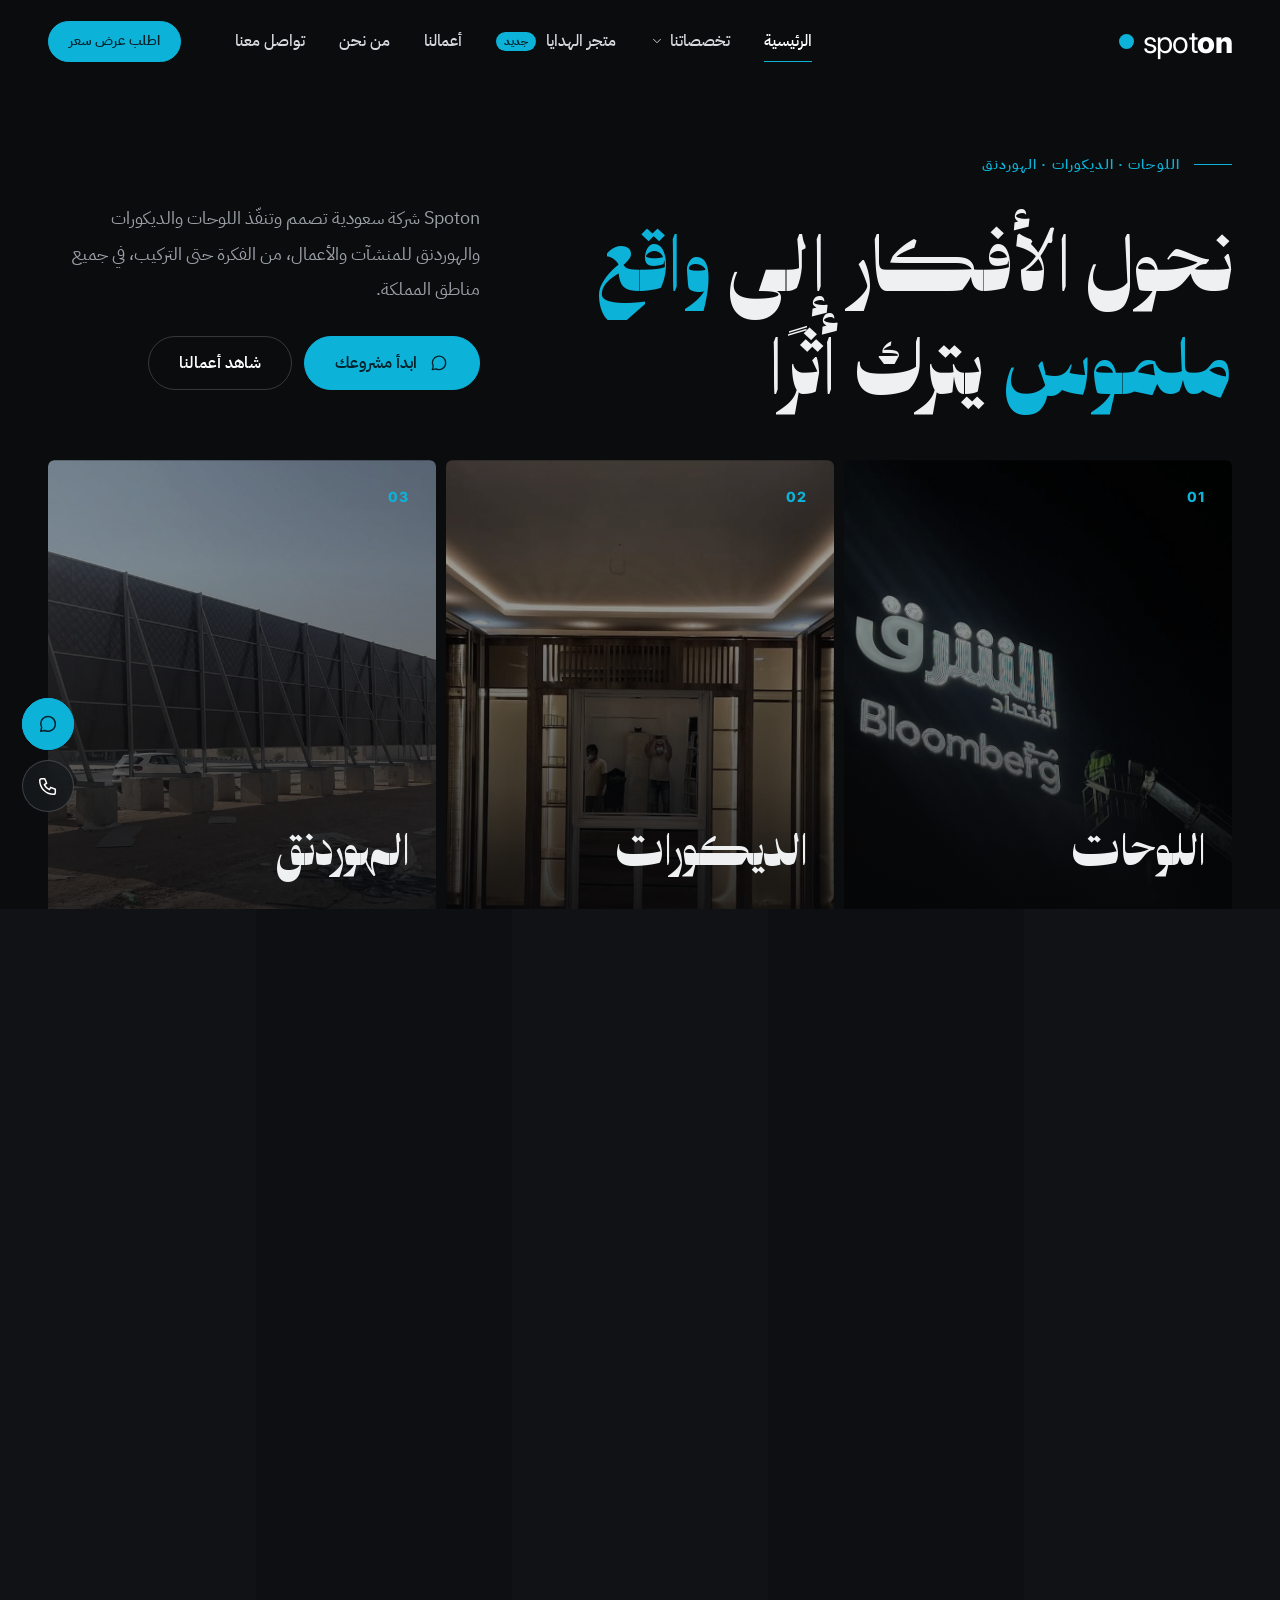
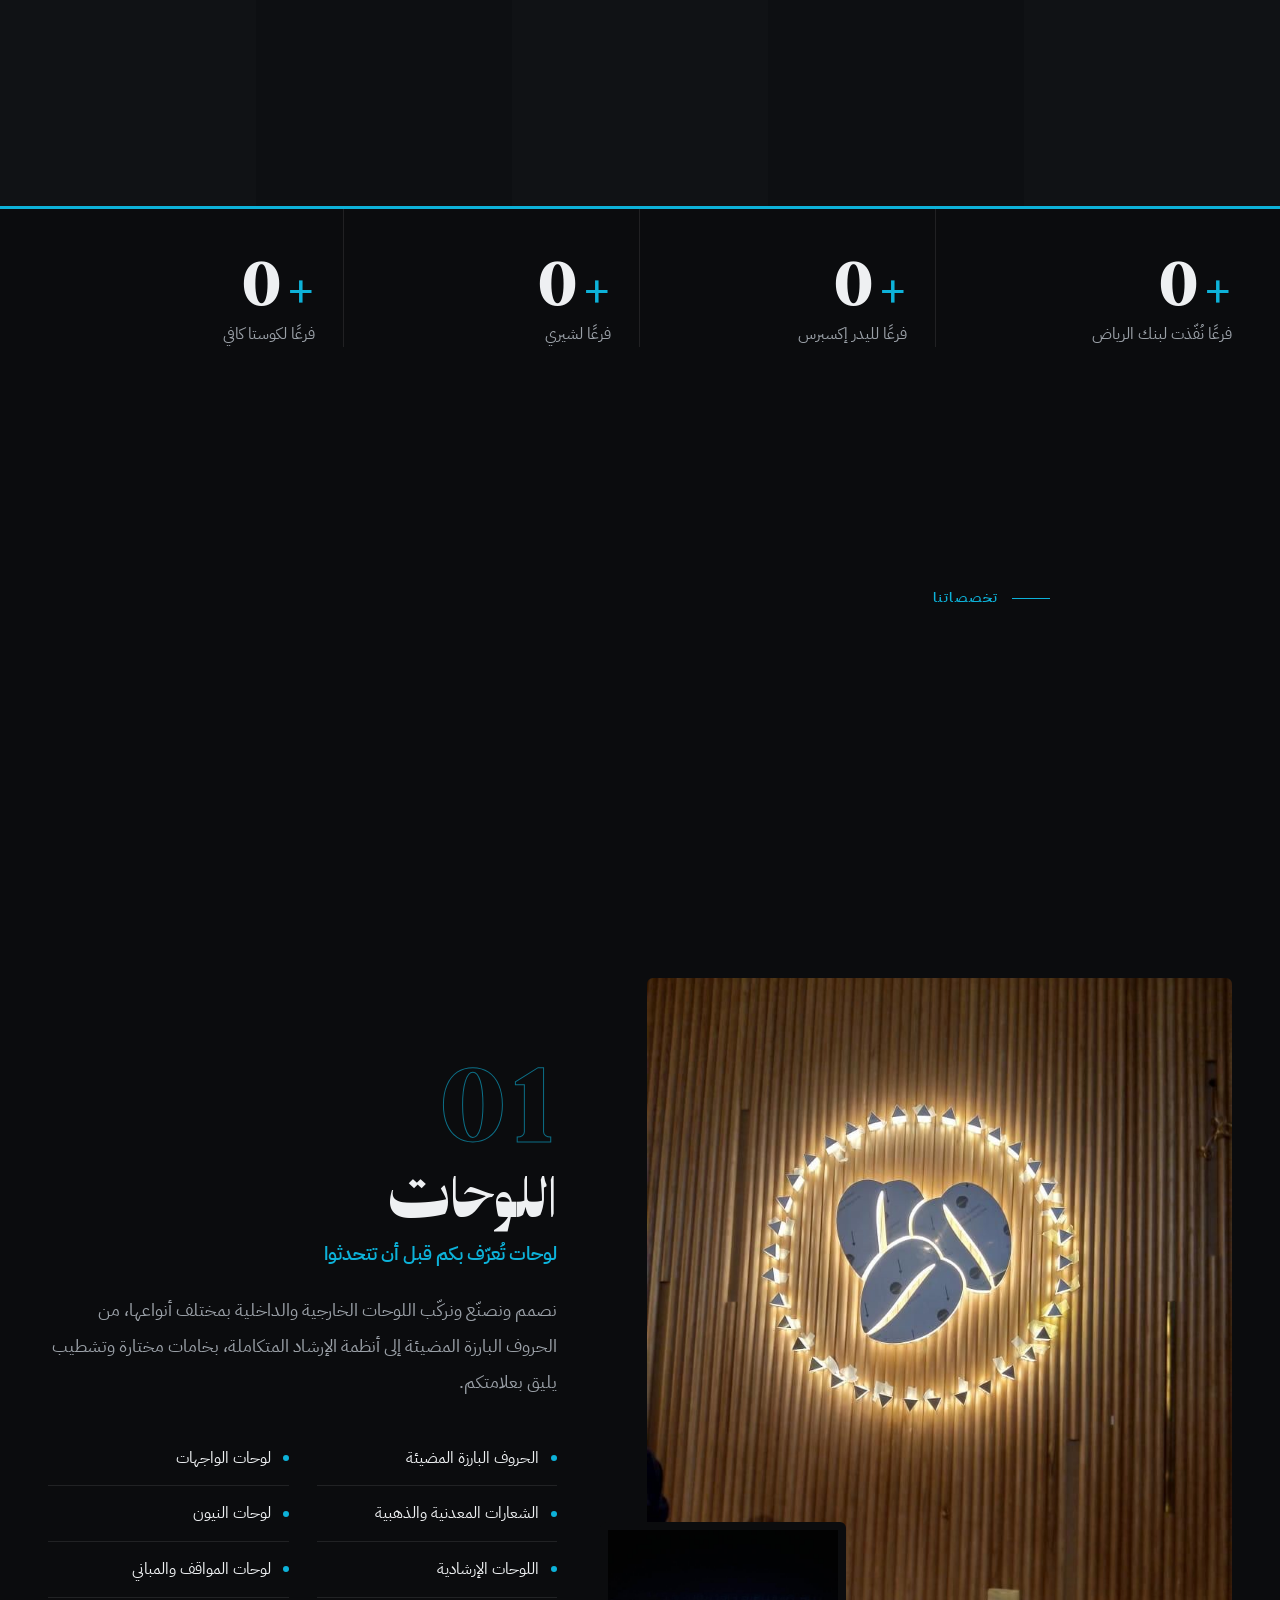
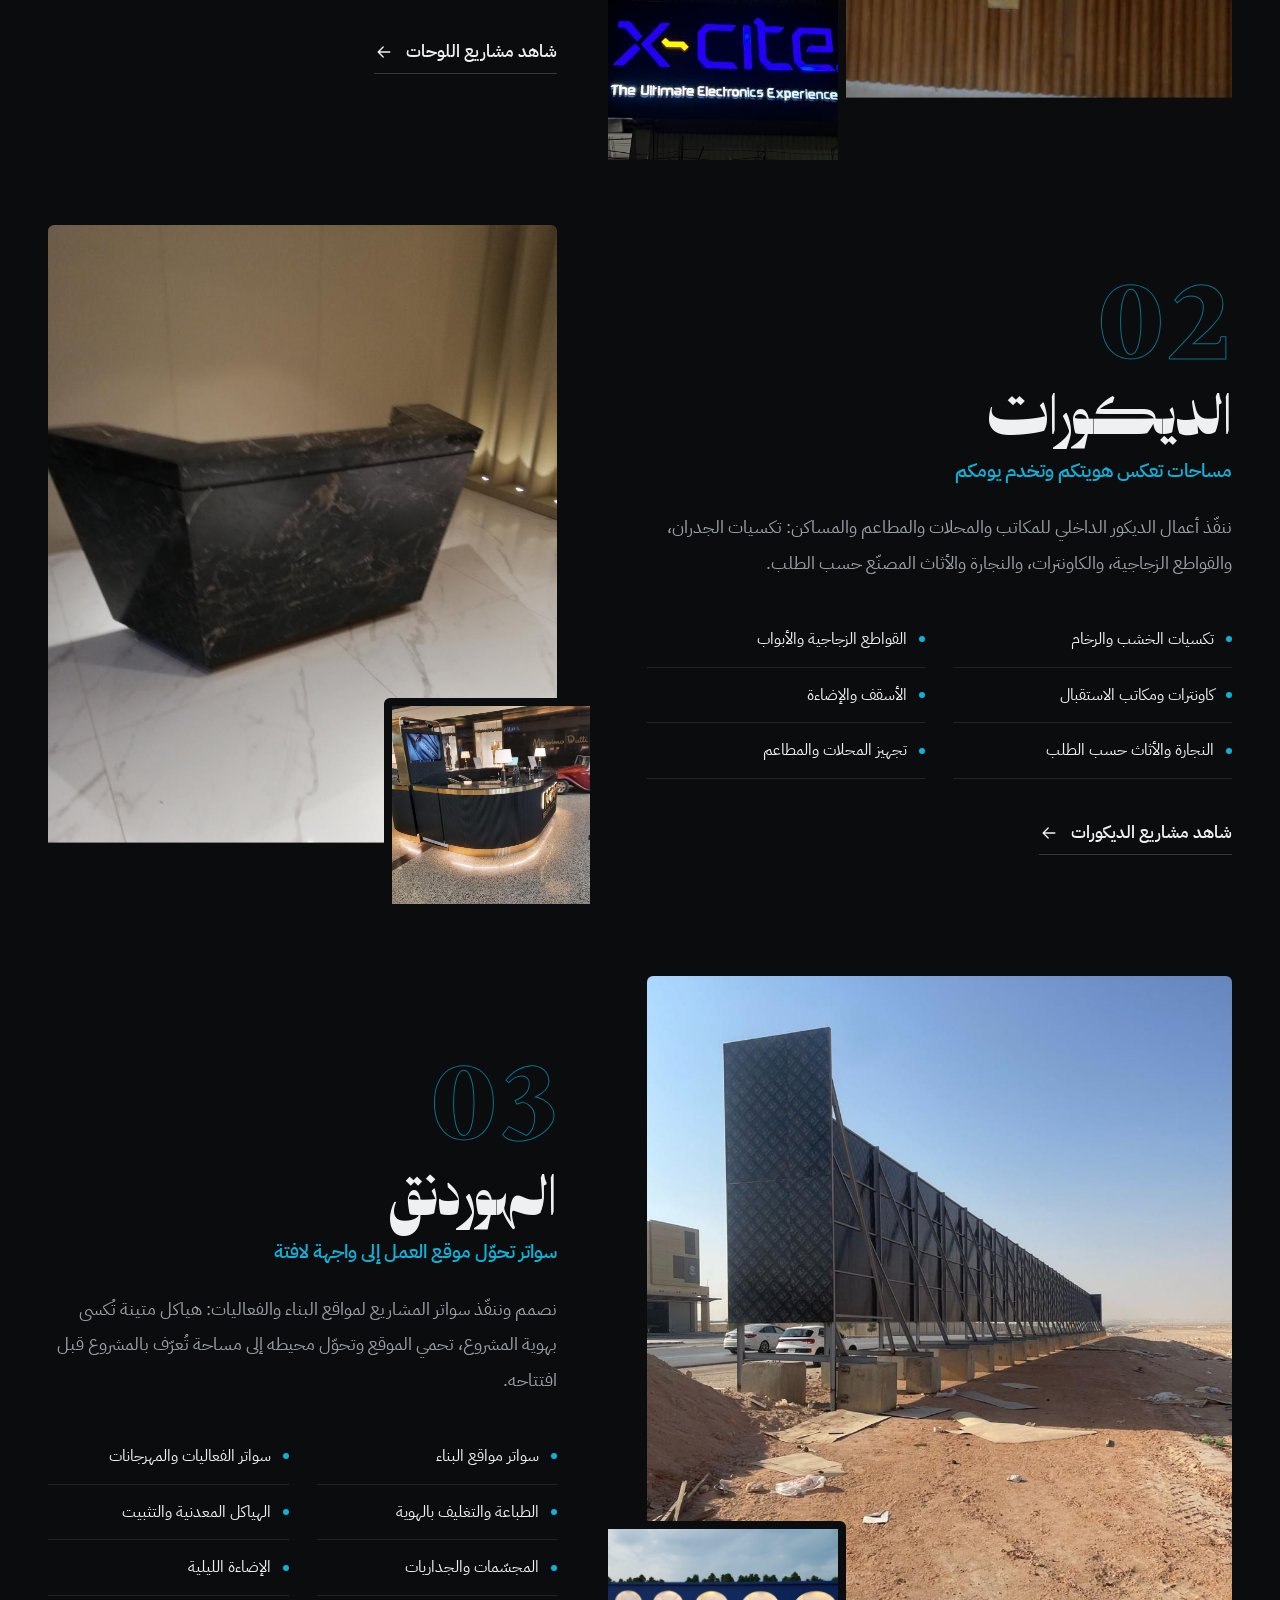
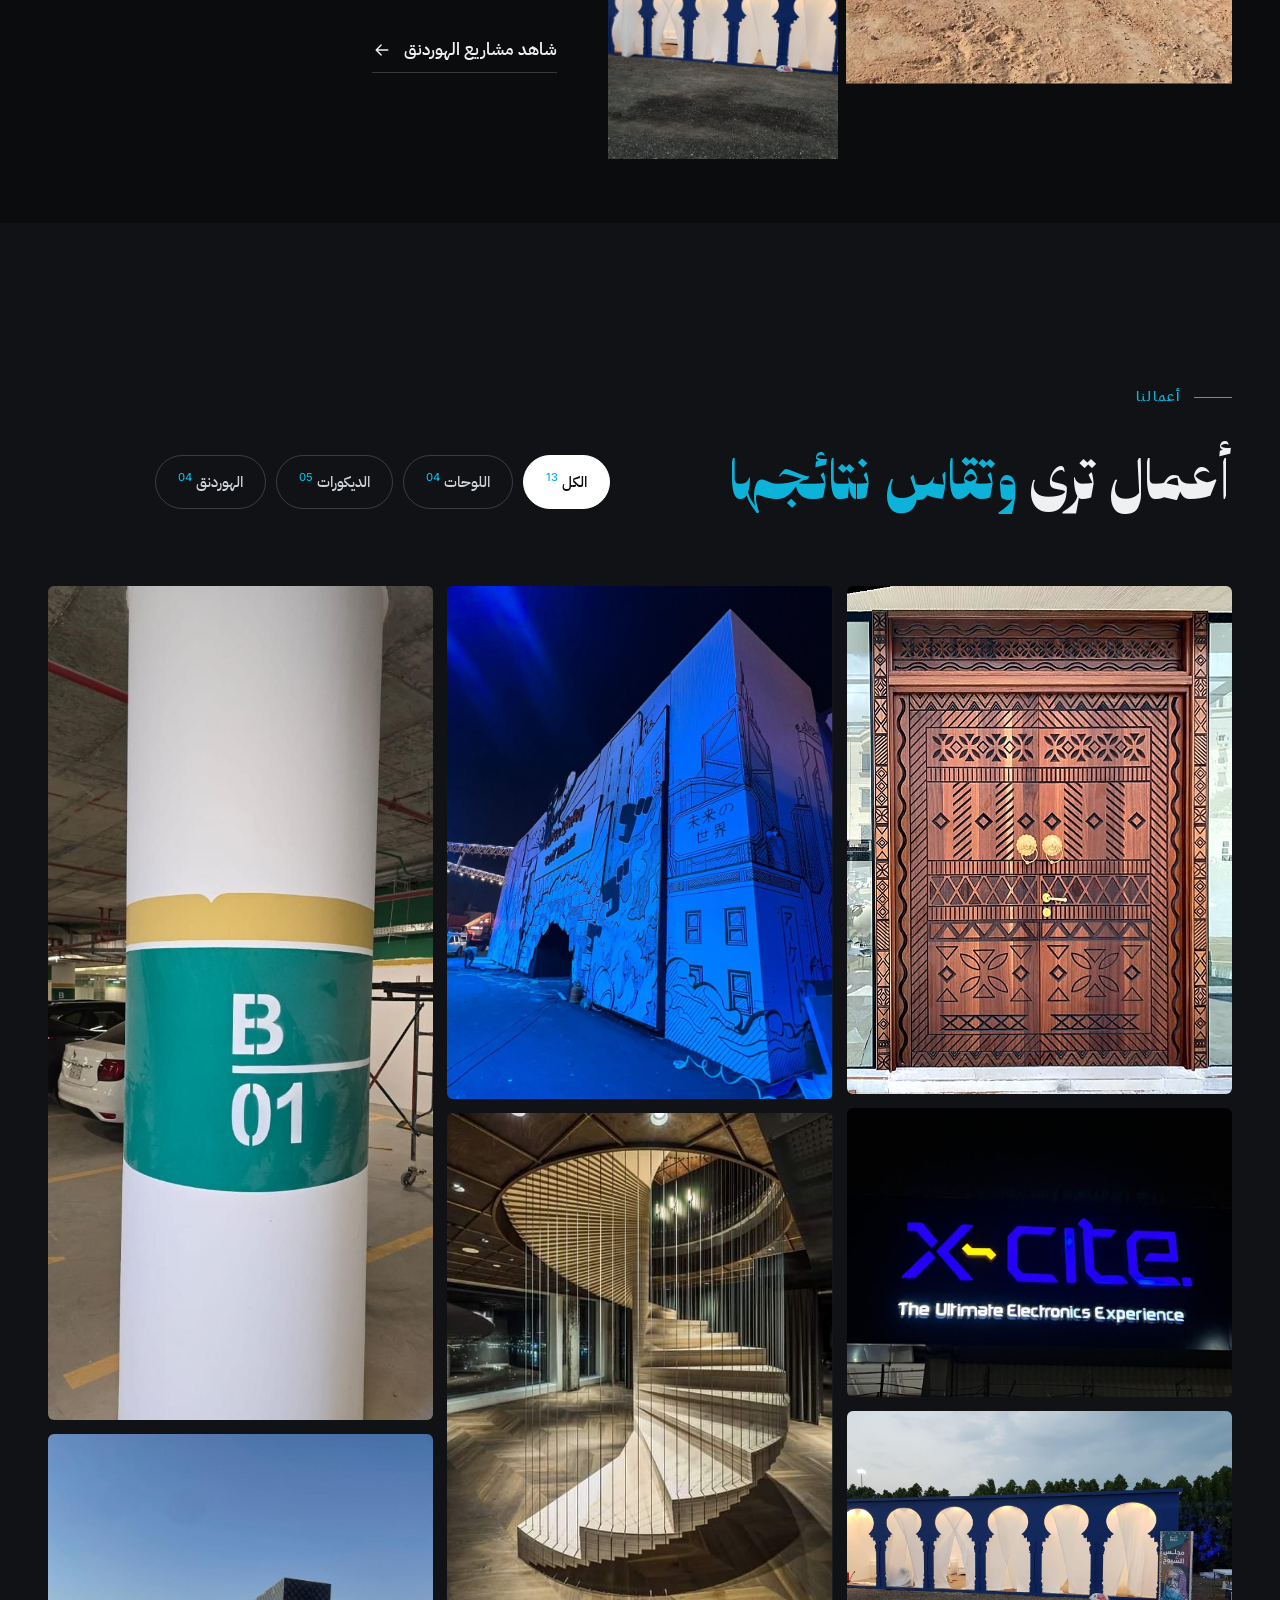
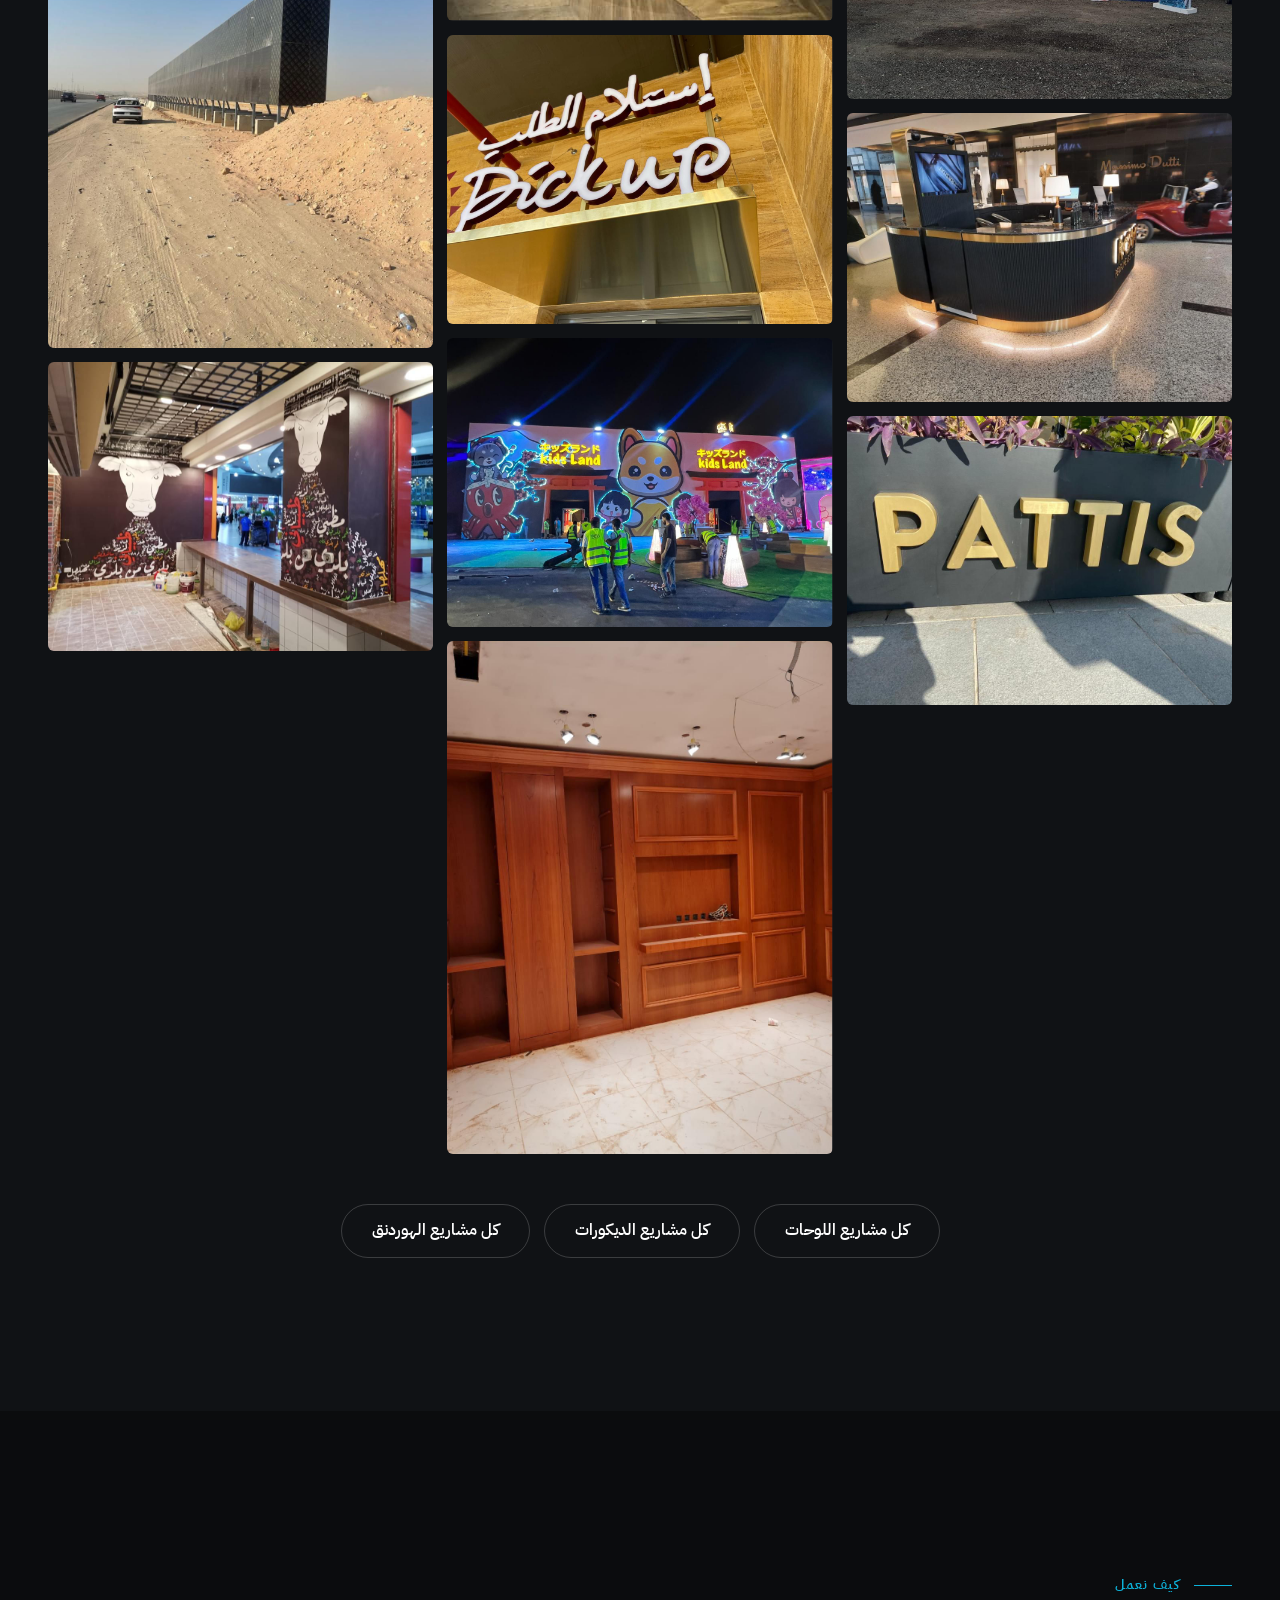
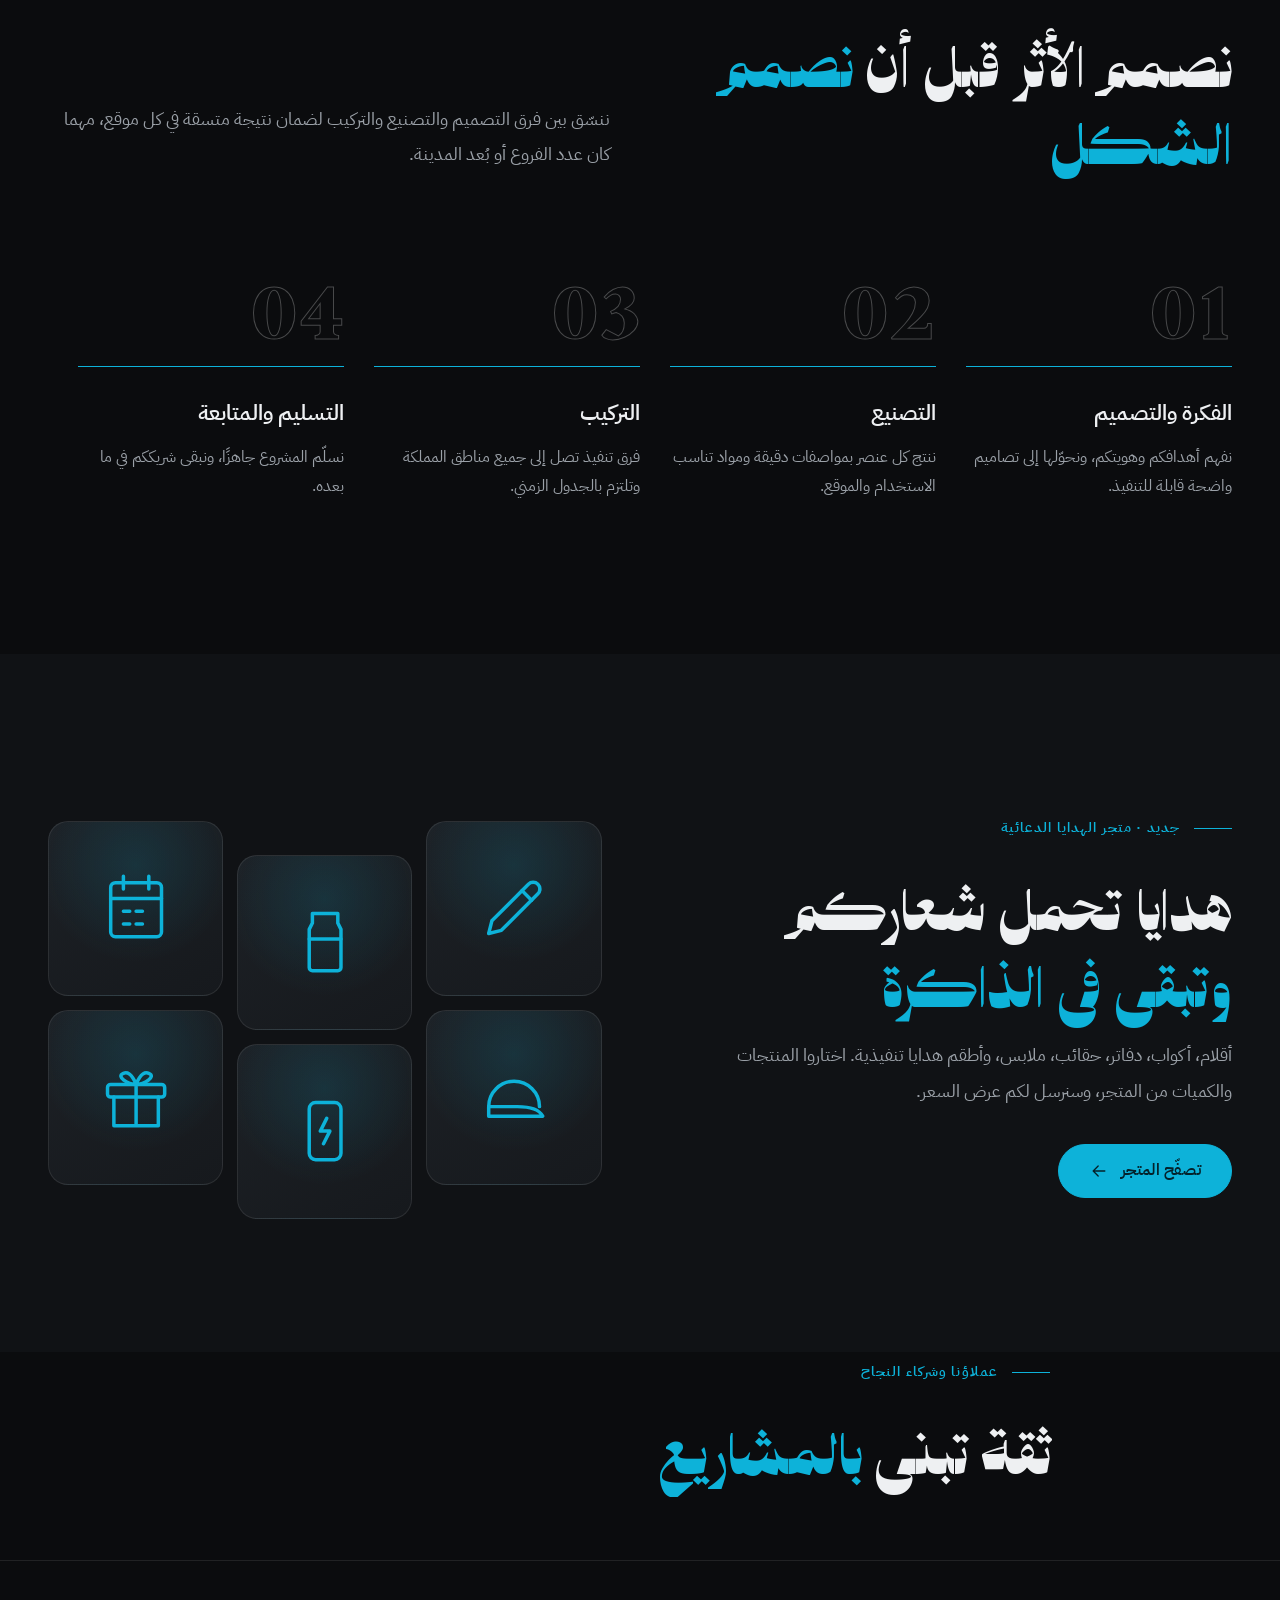
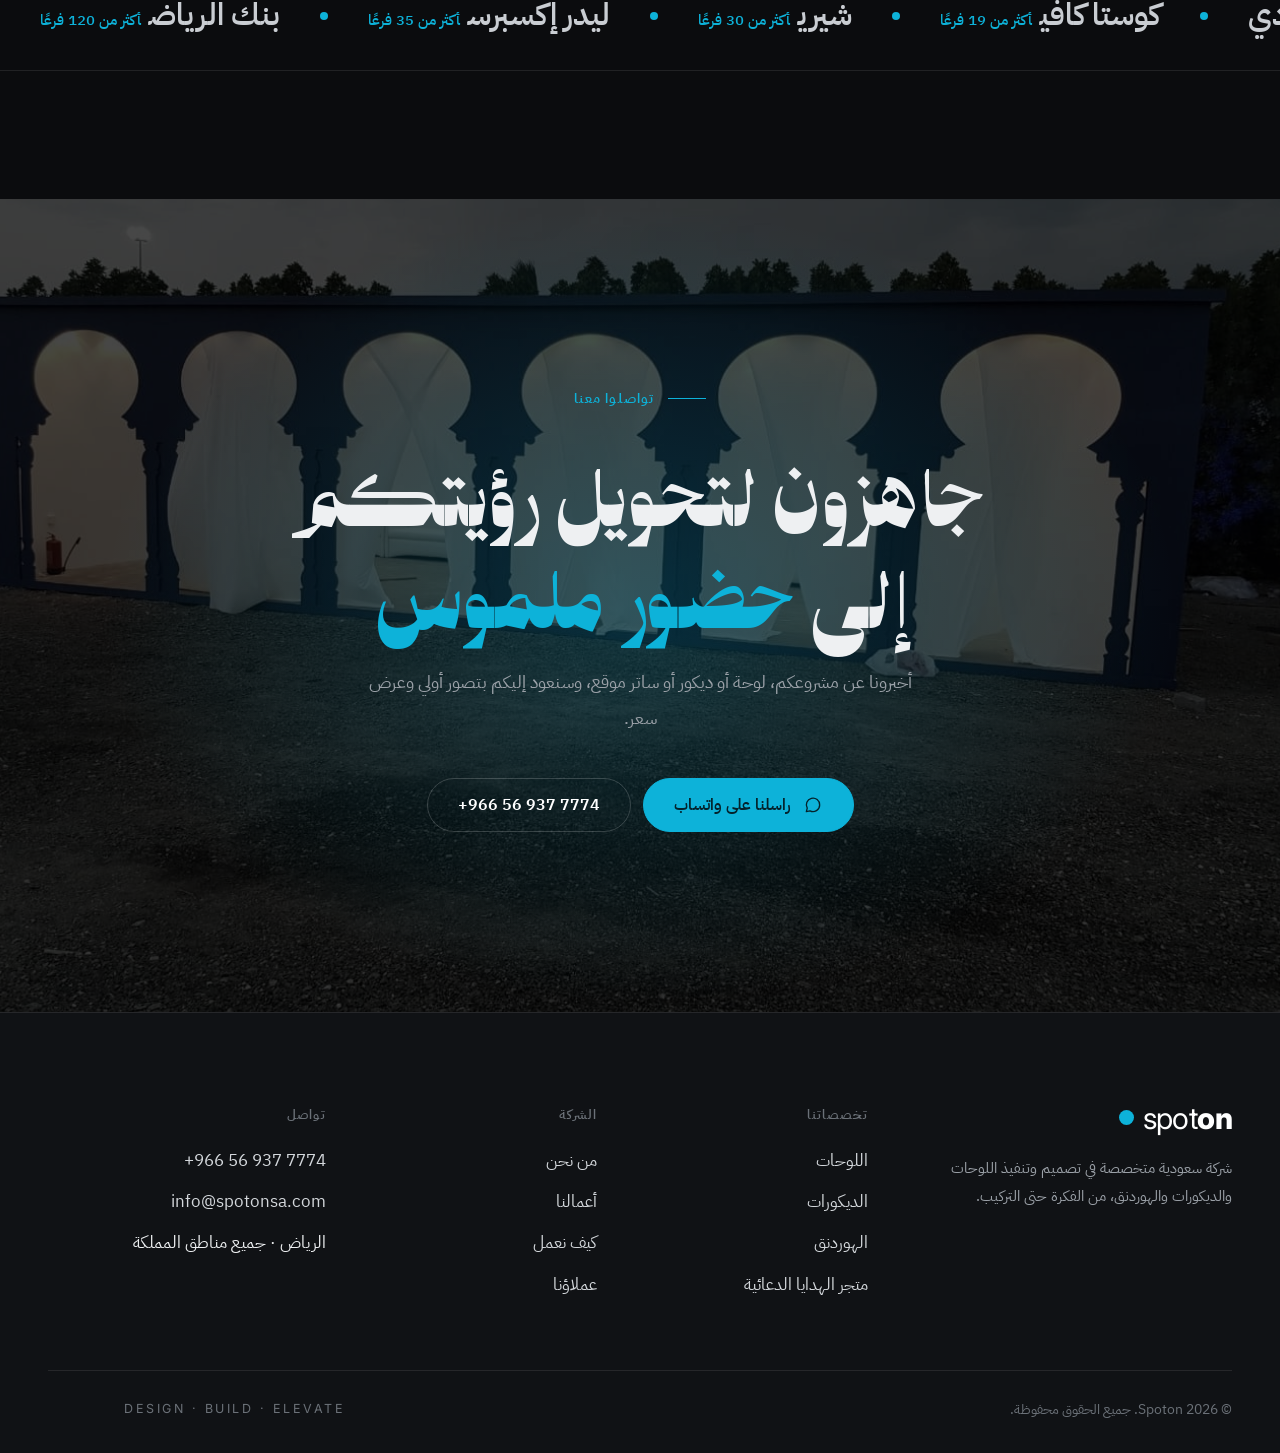
<file: index.html>
<!doctype html>
<html lang="ar" dir="rtl">
<head>
  <meta charset="utf-8">
  <meta name="viewport" content="width=device-width, initial-scale=1">
  <title>Spoton | اللوحات · الديكورات · الهوردنق</title>
  <meta name="description" content="Spoton شركة سعودية متخصصة في تصميم وتنفيذ اللوحات والديكورات الداخلية والهوردنق (سواتر المشاريع) من الفكرة حتى التركيب في جميع مناطق المملكة.">
  <meta name="theme-color" content="#0b0c0e">
  <meta property="og:type" content="website">
  <meta property="og:locale" content="ar_SA">
  <meta property="og:title" content="Spoton | اللوحات · الديكورات · الهوردنق">
  <meta property="og:description" content="نحوّل الأفكار إلى واقع ملموس يترك أثرًا — من التصميم حتى التركيب.">
  <link rel="icon" href="data:image/svg+xml,%3Csvg xmlns='http://www.w3.org/2000/svg' viewBox='0 0 32 32'%3E%3Ccircle cx='16' cy='16' r='13' fill='%230db2d9'/%3E%3C/svg%3E">
  <link rel="preconnect" href="https://fonts.googleapis.com">
  <link rel="preconnect" href="https://fonts.gstatic.com" crossorigin>
  <link href="https://fonts.googleapis.com/css2?family=IBM+Plex+Sans+Arabic:wght@400;500;600&family=Inter:wght@400;800&display=swap" rel="stylesheet">
  <link rel="preload" href="assets/fonts/Palestine-Regular.ttf" as="font" type="font/ttf" crossorigin>
  <link rel="stylesheet" href="assets/styles.css">
  <script>document.documentElement.classList.add('js');</script>
</head>
<body>
  <a class="skip" href="#main">انتقل إلى المحتوى</a>

  <div class="curtain" aria-hidden="true">
    <span style="--i:0"></span><span style="--i:1"></span><span style="--i:2"></span><span style="--i:3"></span><span style="--i:4"></span>
    <div class="curtain-logo"><span class="logo"><span class="dot"></span><span>spot<b>on</b></span></span><div class="curtain-bar"></div></div>
  </div>
  <div class="progress" aria-hidden="true"></div>

  <header class="hdr">
    <div class="container hdr-inner">
      <a class="logo" href="index.html" aria-label="Spoton — الرئيسية"><span class="dot"></span><span>spot<b>on</b></span></a>
      <nav class="nav" aria-label="القائمة الرئيسية">
        <ul>
          <li><a class="nav-link" href="index.html" aria-current="page">الرئيسية</a></li>
          <li class="has-drop">
            <button class="nav-link" type="button" aria-expanded="false" aria-controls="drop-services">تخصصاتنا
              <svg viewBox="0 0 24 24" class="ico" aria-hidden="true"><path d="m6 9 6 6 6-6"/></svg>
            </button>
            <div class="drop" id="drop-services">
              <a class="drop-item" href="signage.html"><img src="assets/work/signage/s01.jpg" alt=""><span><b>اللوحات</b><small>حروف مضيئة، واجهات، نيون، وأنظمة إرشاد</small></span><svg viewBox="0 0 24 24" class="ico arr" aria-hidden="true"><path d="M5 12h14M13 6l6 6-6 6"/></svg></a>
              <a class="drop-item" href="decor.html"><img src="assets/work/decor/d03.jpg" alt=""><span><b>الديكورات</b><small>تكسيات، قواطع، كاونترات، ونجارة حسب الطلب</small></span><svg viewBox="0 0 24 24" class="ico arr" aria-hidden="true"><path d="M5 12h14M13 6l6 6-6 6"/></svg></a>
              <a class="drop-item" href="hoarding.html"><img src="assets/work/hoarding/h05.jpg" alt=""><span><b>الهوردنق</b><small>سواتر مواقع البناء والفعاليات بهوية المشروع</small></span><svg viewBox="0 0 24 24" class="ico arr" aria-hidden="true"><path d="M5 12h14M13 6l6 6-6 6"/></svg></a>
            </div>
          </li>
          <li><a class="nav-link" href="gifts.html">متجر الهدايا<span class="new">جديد</span></a></li>
          <li><a class="nav-link" href="#work">أعمالنا</a></li>
          <li><a class="nav-link" href="#about">من نحن</a></li>
          <li><a class="nav-link" href="#contact">تواصل معنا</a></li>
        </ul>
      </nav>
      <a class="btn btn-cyan btn-sm hdr-cta" href="https://wa.me/966569377774" target="_blank" rel="noopener">اطلب عرض سعر</a>
      <button class="burger" type="button" aria-controls="mnav" aria-expanded="false" aria-label="فتح القائمة"><span></span><span></span></button>
    </div>
  </header>

  <div class="mnav" id="mnav">
    <div class="mnav-strips" aria-hidden="true"><span style="--i:0"></span><span style="--i:1"></span><span style="--i:2"></span><span style="--i:3"></span></div>
    <div class="mnav-body">
      <ol>
        <li style="--i:0"><a href="index.html"><small>01</small>الرئيسية</a></li>
        <li style="--i:1"><a href="signage.html"><small>02</small>اللوحات</a></li>
        <li style="--i:2"><a href="decor.html"><small>03</small>الديكورات</a></li>
        <li style="--i:3"><a href="hoarding.html"><small>04</small>الهوردنق</a></li>
        <li style="--i:4"><a href="gifts.html"><small>05</small>متجر الهدايا</a></li>
        <li style="--i:5"><a href="#contact"><small>06</small>تواصل معنا</a></li>
      </ol>
      <div class="mnav-foot">
        <a href="tel:+966569377774" dir="ltr">+966 56 937 7774</a>
        <a href="mailto:info@spotonsa.com">info@spotonsa.com</a>
        <span>الرياض · جميع مناطق المملكة</span>
      </div>
    </div>
  </div>

  <nav class="side-dots" aria-label="أقسام الصفحة">
    <a href="#hero" data-label="البداية" aria-label="البداية"></a>
    <a href="#about" data-label="من نحن" aria-label="من نحن"></a>
    <a href="#services" data-label="تخصصاتنا" aria-label="تخصصاتنا"></a>
    <a href="#work" data-label="أعمالنا" aria-label="أعمالنا"></a>
    <a href="#process" data-label="كيف نعمل" aria-label="كيف نعمل"></a>
    <a href="#store" data-label="متجر الهدايا" aria-label="متجر الهدايا"></a>
    <a href="#contact" data-label="تواصل" aria-label="تواصل"></a>
  </nav>

  <div class="side-actions">
    <a class="side-btn wa" href="https://wa.me/966569377774" target="_blank" rel="noopener" aria-label="واتساب">
      <svg viewBox="0 0 24 24" class="ico" aria-hidden="true"><path d="M20 12a8 8 0 0 1-11.6 7.1L4 20l1.1-4.2A8 8 0 1 1 20 12Z"/></svg><span class="tip">راسلنا على واتساب</span>
    </a>
    <a class="side-btn" href="tel:+966569377774" aria-label="اتصال">
      <svg viewBox="0 0 24 24" class="ico" aria-hidden="true"><path d="M5 4h3.5l2 5-2.5 1.5a11 11 0 0 0 5.5 5.5L15 13.5l5 2V19a2 2 0 0 1-2 2A15 15 0 0 1 3 6a2 2 0 0 1 2-2"/></svg><span class="tip">اتصل بنا</span>
    </a>
    <button class="side-btn to-top" type="button" aria-label="العودة للأعلى">
      <svg class="ring" viewBox="0 0 54 54" aria-hidden="true"><circle cx="27" cy="27" r="25"/></svg>
      <svg viewBox="0 0 24 24" class="ico" aria-hidden="true"><path d="M12 19V5M6 11l6-6 6 6"/></svg><span class="tip">للأعلى</span>
    </button>
  </div>

  <main id="main">
    <section class="hero" id="hero">
      <div class="container hero-head">
        <div>
          <p class="kicker">اللوحات · الديكورات · الهوردنق</p>
          <h1 class="display split">نحوّل الأفكار إلى <span class="accent">واقع ملموس</span> يترك أثرًا</h1>
        </div>
        <div class="hero-side reveal">
          <p class="lead">Spoton شركة سعودية تصمم وتنفّذ اللوحات والديكورات والهوردنق للمنشآت والأعمال، من الفكرة حتى التركيب، في جميع مناطق المملكة.</p>
          <div class="hero-ctas">
            <a class="btn btn-cyan magnetic" href="https://wa.me/966569377774" target="_blank" rel="noopener">
              <svg viewBox="0 0 24 24" class="ico" aria-hidden="true"><path d="M20 12a8 8 0 0 1-11.6 7.1L4 20l1.1-4.2A8 8 0 1 1 20 12Z"/></svg>ابدأ مشروعك
            </a>
            <a class="btn magnetic" href="#work">شاهد أعمالنا</a>
          </div>
        </div>
      </div>

      <div class="panels">
        <a class="panel" href="signage.html">
          <img src="assets/work/signage/s02.jpg" width="960" height="1280" alt="حروف مضيئة على واجهة مبنى ليلًا">
          <span class="panel-num">01</span>
          <span class="panel-body">
            <span class="panel-title">اللوحات</span>
            <span class="panel-desc">حروف بارزة مضيئة، لوحات واجهات، نيون، وأنظمة إرشاد متكاملة.</span>
            <span class="panel-more">اكتشف المشاريع <svg viewBox="0 0 24 24" class="ico" aria-hidden="true"><path d="M5 12h14M13 6l6 6-6 6"/></svg></span>
          </span>
        </a>
        <a class="panel" href="decor.html">
          <img src="assets/work/decor/d01.jpg" width="1024" height="768" alt="غرفة ملابس بتشطيبات خشبية وإضاءة مخفية">
          <span class="panel-num">02</span>
          <span class="panel-body">
            <span class="panel-title">الديكورات</span>
            <span class="panel-desc">تكسيات، قواطع زجاجية، كاونترات، ونجارة مصنّعة حسب الطلب.</span>
            <span class="panel-more">اكتشف المشاريع <svg viewBox="0 0 24 24" class="ico" aria-hidden="true"><path d="M5 12h14M13 6l6 6-6 6"/></svg></span>
          </span>
        </a>
        <a class="panel" href="hoarding.html">
          <img src="assets/work/hoarding/h01.jpg" width="1280" height="960" alt="ساتر موقع إنشاءات على طريق رئيسي">
          <span class="panel-num">03</span>
          <span class="panel-body">
            <span class="panel-title">الهوردنق</span>
            <span class="panel-desc">سواتر مواقع البناء والفعاليات، تُكسى بهوية المشروع وتلفت الأنظار.</span>
            <span class="panel-more">اكتشف المشاريع <svg viewBox="0 0 24 24" class="ico" aria-hidden="true"><path d="M5 12h14M13 6l6 6-6 6"/></svg></span>
          </span>
        </a>
      </div>
      <div class="scroll-hint" aria-hidden="true"><span>مرّر للأسفل</span></div>
    </section>

    <div class="marquee" aria-hidden="true">
      <div class="marquee-track">
        <span class="word">اللوحات</span><svg class="star" viewBox="0 0 24 24"><path fill="currentColor" d="M12 0c.6 6.4 5.6 11.4 12 12-6.4.6-11.4 5.6-12 12-.6-6.4-5.6-11.4-12-12C6.4 11.4 11.4 6.4 12 0Z"/></svg>
        <span class="word fill">الديكورات</span><svg class="star" viewBox="0 0 24 24"><path fill="currentColor" d="M12 0c.6 6.4 5.6 11.4 12 12-6.4.6-11.4 5.6-12 12-.6-6.4-5.6-11.4-12-12C6.4 11.4 11.4 6.4 12 0Z"/></svg>
        <span class="word">الهوردنق</span><svg class="star" viewBox="0 0 24 24"><path fill="currentColor" d="M12 0c.6 6.4 5.6 11.4 12 12-6.4.6-11.4 5.6-12 12-.6-6.4-5.6-11.4-12-12C6.4 11.4 11.4 6.4 12 0Z"/></svg>
        <span class="word">اللوحات</span><svg class="star" viewBox="0 0 24 24"><path fill="currentColor" d="M12 0c.6 6.4 5.6 11.4 12 12-6.4.6-11.4 5.6-12 12-.6-6.4-5.6-11.4-12-12C6.4 11.4 11.4 6.4 12 0Z"/></svg>
        <span class="word fill">الديكورات</span><svg class="star" viewBox="0 0 24 24"><path fill="currentColor" d="M12 0c.6 6.4 5.6 11.4 12 12-6.4.6-11.4 5.6-12 12-.6-6.4-5.6-11.4-12-12C6.4 11.4 11.4 6.4 12 0Z"/></svg>
        <span class="word">الهوردنق</span><svg class="star" viewBox="0 0 24 24"><path fill="currentColor" d="M12 0c.6 6.4 5.6 11.4 12 12-6.4.6-11.4 5.6-12 12-.6-6.4-5.6-11.4-12-12C6.4 11.4 11.4 6.4 12 0Z"/></svg>
      </div>
    </div>

    <section class="section" id="about">
      <div class="container">
        <div class="about-grid">
          <div>
            <p class="kicker">من نحن</p>
            <h2 class="display-2 split">شريككم في صناعة <span class="accent">حضور أقوى</span></h2>
          </div>
          <div class="reveal">
            <p class="lead">Spoton شركة سعودية متخصصة في التصميم والتنفيذ. نجمع بين الإبداع والخبرة التنفيذية لنصنع حضورًا متسقًا وعمليًا ومرتبطًا بأهداف العميل، ونركّز خبرتنا في ثلاثة مجالات: اللوحات، والديكورات، والهوردنق.</p>
            <p class="lead" style="margin-top:18px">فريق واحد يتولى مشروعكم من الفكرة والتصميم إلى التصنيع والتركيب والتسليم، في أي منطقة من مناطق المملكة.</p>
          </div>
        </div>
        <div class="stats">
          <div class="stat"><div class="stat-num"><span data-count="120">120</span><span class="plus">+</span></div><div class="stat-label">فرعًا نُفّذت لبنك الرياض</div></div>
          <div class="stat"><div class="stat-num"><span data-count="35">35</span><span class="plus">+</span></div><div class="stat-label">فرعًا لليدر إكسبرس</div></div>
          <div class="stat"><div class="stat-num"><span data-count="30">30</span><span class="plus">+</span></div><div class="stat-label">فرعًا لشيري</div></div>
          <div class="stat"><div class="stat-num"><span data-count="19">19</span><span class="plus">+</span></div><div class="stat-label">فرعًا لكوستا كافي</div></div>
        </div>
      </div>
    </section>

    <section id="services">
      <div class="container section-head single" style="padding-top:clamp(40px,6vw,80px)">
        <div>
          <p class="kicker">تخصصاتنا</p>
          <h2 class="display-2 split">ثلاثة تخصصات، وفريق واحد من التصميم <span class="accent">حتى التركيب</span></h2>
        </div>
      </div>

      <article class="spec" id="spec-signage">
        <div class="container spec-grid">
          <div class="spec-media">
            <div class="curtain-img"><img src="assets/work/signage/s09.jpg" width="780" height="1040" loading="lazy" alt="شعار جداري بإضاءة محيطية على تكسية خشبية" data-parallax="0.06"></div>
            <div class="curtain-img mini"><img src="assets/work/signage/s01.jpg" width="1024" height="768" loading="lazy" alt="لوحة إكس-سايت المضيئة ليلًا"></div>
          </div>
          <div class="spec-text">
            <span class="spec-num" aria-hidden="true">01</span>
            <h3 class="display-2 split">اللوحات</h3>
            <p class="spec-tag reveal">لوحات تُعرّف بكم قبل أن تتحدثوا</p>
            <p class="lead reveal">نصمم ونصنّع ونركّب اللوحات الخارجية والداخلية بمختلف أنواعها، من الحروف البارزة المضيئة إلى أنظمة الإرشاد المتكاملة، بخامات مختارة وتشطيب يليق بعلامتكم.</p>
            <ul class="spec-list reveal">
              <li>الحروف البارزة المضيئة</li><li>لوحات الواجهات</li><li>الشعارات المعدنية والذهبية</li>
              <li>لوحات النيون</li><li>اللوحات الإرشادية</li><li>لوحات المواقف والمباني</li>
            </ul>
            <a class="link-arrow reveal" href="signage.html">شاهد مشاريع اللوحات <svg viewBox="0 0 24 24" class="ico" aria-hidden="true"><path d="M5 12h14M13 6l6 6-6 6"/></svg></a>
          </div>
        </div>
      </article>

      <article class="spec flip" id="spec-decor">
        <div class="container spec-grid">
          <div class="spec-media">
            <div class="curtain-img"><img src="assets/work/decor/d08.jpg" width="960" height="1280" loading="lazy" alt="مكتب استقبال من الرخام الأسود" data-parallax="0.06"></div>
            <div class="curtain-img mini"><img src="assets/work/decor/d03.jpg" width="1024" height="768" loading="lazy" alt="كاونتر استقبال بإضاءة سفلية"></div>
          </div>
          <div class="spec-text">
            <span class="spec-num" aria-hidden="true">02</span>
            <h3 class="display-2 split">الديكورات</h3>
            <p class="spec-tag reveal">مساحات تعكس هويتكم وتخدم يومكم</p>
            <p class="lead reveal">ننفّذ أعمال الديكور الداخلي للمكاتب والمحلات والمطاعم والمساكن: تكسيات الجدران، والقواطع الزجاجية، والكاونترات، والنجارة والأثاث المصنّع حسب الطلب.</p>
            <ul class="spec-list reveal">
              <li>تكسيات الخشب والرخام</li><li>القواطع الزجاجية والأبواب</li><li>كاونترات ومكاتب الاستقبال</li>
              <li>الأسقف والإضاءة</li><li>النجارة والأثاث حسب الطلب</li><li>تجهيز المحلات والمطاعم</li>
            </ul>
            <a class="link-arrow reveal" href="decor.html">شاهد مشاريع الديكورات <svg viewBox="0 0 24 24" class="ico" aria-hidden="true"><path d="M5 12h14M13 6l6 6-6 6"/></svg></a>
          </div>
        </div>
      </article>

      <article class="spec" id="spec-hoarding">
        <div class="container spec-grid">
          <div class="spec-media">
            <div class="curtain-img"><img src="assets/work/hoarding/h02.jpg" width="960" height="1280" loading="lazy" alt="ساتر معدني ممتد بطول موقع مشروع" data-parallax="0.06"></div>
            <div class="curtain-img mini"><img src="assets/work/hoarding/h06.jpg" width="1280" height="960" loading="lazy" alt="أقواس مضاءة لمدخل فعالية"></div>
          </div>
          <div class="spec-text">
            <span class="spec-num" aria-hidden="true">03</span>
            <h3 class="display-2 split">الهوردنق</h3>
            <p class="spec-tag reveal">سواتر تحوّل موقع العمل إلى واجهة لافتة</p>
            <p class="lead reveal">نصمم وننفّذ سواتر المشاريع لمواقع البناء والفعاليات: هياكل متينة تُكسى بهوية المشروع، تحمي الموقع وتحوّل محيطه إلى مساحة تُعرّف بالمشروع قبل افتتاحه.</p>
            <ul class="spec-list reveal">
              <li>سواتر مواقع البناء</li><li>سواتر الفعاليات والمهرجانات</li><li>الطباعة والتغليف بالهوية</li>
              <li>الهياكل المعدنية والتثبيت</li><li>المجسّمات والجداريات</li><li>الإضاءة الليلية</li>
            </ul>
            <a class="link-arrow reveal" href="hoarding.html">شاهد مشاريع الهوردنق <svg viewBox="0 0 24 24" class="ico" aria-hidden="true"><path d="M5 12h14M13 6l6 6-6 6"/></svg></a>
          </div>
        </div>
      </article>
    </section>

    <section class="section" id="work" style="background:var(--bg-2)">
      <div class="container">
        <div class="section-head">
          <div>
            <p class="kicker">أعمالنا</p>
            <h2 class="display-2 split">أعمال تُرى <span class="accent">وتُقاس نتائجها</span></h2>
          </div>
          <div class="filters reveal" role="group" aria-label="تصفية الأعمال">
            <button class="chip" type="button" data-filter="all" aria-pressed="true">الكل<sup>13</sup></button>
            <button class="chip" type="button" data-filter="signage" aria-pressed="false">اللوحات<sup>04</sup></button>
            <button class="chip" type="button" data-filter="decor" aria-pressed="false">الديكورات<sup>05</sup></button>
            <button class="chip" type="button" data-filter="hoarding" aria-pressed="false">الهوردنق<sup>04</sup></button>
          </div>
        </div>
        <div class="gallery">
          <button class="tile" type="button" data-cat="decor"><img src="assets/work/decor/d17.jpg" width="692" height="912" loading="lazy" alt="باب مدخل خشبي بنقوش نجدية محفورة"><span class="tile-plus" aria-hidden="true"><svg viewBox="0 0 24 24" class="ico"><path d="M12 5v14M5 12h14"/></svg></span><span class="tile-cap"><small>أبواب</small><span>باب مدخل بنقوش نجدية</span></span></button>
          <button class="tile" type="button" data-cat="signage"><img src="assets/work/signage/s01.jpg" width="1024" height="768" loading="lazy" alt="لوحة إكس-سايت المضيئة"><span class="tile-plus" aria-hidden="true"><svg viewBox="0 0 24 24" class="ico"><path d="M12 5v14M5 12h14"/></svg></span><span class="tile-cap"><small>اللوحات</small><span>لوحة إكس-سايت المضيئة</span></span></button>
          <button class="tile" type="button" data-cat="hoarding"><img src="assets/work/hoarding/h05.jpg" width="1280" height="960" loading="lazy" alt="ساتر فعالية بأقواس تراثية"><span class="tile-plus" aria-hidden="true"><svg viewBox="0 0 24 24" class="ico"><path d="M12 5v14M5 12h14"/></svg></span><span class="tile-cap"><small>الهوردنق</small><span>ساتر فعالية بأقواس تراثية</span></span></button>
          <button class="tile" type="button" data-cat="decor"><img src="assets/work/decor/d03.jpg" width="1024" height="768" loading="lazy" alt="كاونتر استقبال بإضاءة سفلية"><span class="tile-plus" aria-hidden="true"><svg viewBox="0 0 24 24" class="ico"><path d="M12 5v14M5 12h14"/></svg></span><span class="tile-cap"><small>الديكورات</small><span>كاونتر استقبال بإضاءة سفلية</span></span></button>
          <button class="tile" type="button" data-cat="signage"><img src="assets/work/signage/s05.jpg" width="1024" height="768" loading="lazy" alt="حروف ذهبية بارزة"><span class="tile-plus" aria-hidden="true"><svg viewBox="0 0 24 24" class="ico"><path d="M12 5v14M5 12h14"/></svg></span><span class="tile-cap"><small>اللوحات</small><span>حروف ذهبية بارزة</span></span></button>
          <button class="tile" type="button" data-cat="hoarding"><img src="assets/work/hoarding/h09.jpg" width="960" height="1280" loading="lazy" alt="ساتر بتصميم فني مرسوم"><span class="tile-plus" aria-hidden="true"><svg viewBox="0 0 24 24" class="ico"><path d="M12 5v14M5 12h14"/></svg></span><span class="tile-cap"><small>الهوردنق</small><span>ساتر بتصميم فني مرسوم</span></span></button>
          <button class="tile" type="button" data-cat="decor"><img src="assets/work/decor/d04.jpg" width="563" height="741" loading="lazy" alt="درج بشرائح خشبية"><span class="tile-plus" aria-hidden="true"><svg viewBox="0 0 24 24" class="ico"><path d="M12 5v14M5 12h14"/></svg></span><span class="tile-cap"><small>الديكورات</small><span>درج بشرائح خشبية</span></span></button>
          <button class="tile" type="button" data-cat="signage"><img src="assets/work/signage/s11.jpg" width="1280" height="960" loading="lazy" alt="حروف معدنية بخط يدوي"><span class="tile-plus" aria-hidden="true"><svg viewBox="0 0 24 24" class="ico"><path d="M12 5v14M5 12h14"/></svg></span><span class="tile-cap"><small>اللوحات</small><span>حروف معدنية بخط يدوي</span></span></button>
          <button class="tile" type="button" data-cat="hoarding"><img src="assets/work/hoarding/h08.jpg" width="1280" height="960" loading="lazy" alt="واجهة فعالية بشخصيات مجسّمة"><span class="tile-plus" aria-hidden="true"><svg viewBox="0 0 24 24" class="ico"><path d="M12 5v14M5 12h14"/></svg></span><span class="tile-cap"><small>الهوردنق</small><span>واجهة فعالية بشخصيات مجسّمة</span></span></button>
          <button class="tile" type="button" data-cat="decor"><img src="assets/work/decor/d10.jpg" width="960" height="1280" loading="lazy" alt="تكسيات خشبية كلاسيكية"><span class="tile-plus" aria-hidden="true"><svg viewBox="0 0 24 24" class="ico"><path d="M12 5v14M5 12h14"/></svg></span><span class="tile-cap"><small>الديكورات</small><span>تكسيات خشبية كلاسيكية</span></span></button>
          <button class="tile" type="button" data-cat="signage"><img src="assets/work/signage/s15.jpg" width="591" height="1280" loading="lazy" alt="نظام إرشاد لمواقف السيارات"><span class="tile-plus" aria-hidden="true"><svg viewBox="0 0 24 24" class="ico"><path d="M12 5v14M5 12h14"/></svg></span><span class="tile-cap"><small>اللوحات</small><span>نظام إرشاد لمواقف السيارات</span></span></button>
          <button class="tile" type="button" data-cat="hoarding"><img src="assets/work/hoarding/h03.jpg" width="960" height="1280" loading="lazy" alt="هيكل ساتر مرتفع لموقع مشروع"><span class="tile-plus" aria-hidden="true"><svg viewBox="0 0 24 24" class="ico"><path d="M12 5v14M5 12h14"/></svg></span><span class="tile-cap"><small>الهوردنق</small><span>هيكل ساتر مرتفع لموقع مشروع</span></span></button>
          <button class="tile" type="button" data-cat="decor"><img src="assets/work/decor/d15.jpg" width="1024" height="768" loading="lazy" alt="ديكور مطعم بجدارية خط عربي"><span class="tile-plus" aria-hidden="true"><svg viewBox="0 0 24 24" class="ico"><path d="M12 5v14M5 12h14"/></svg></span><span class="tile-cap"><small>الديكورات</small><span>ديكور مطعم بجدارية خط عربي</span></span></button>
        </div>
        <div class="gallery-more reveal">
          <a class="btn" href="signage.html">كل مشاريع اللوحات</a>
          <a class="btn" href="decor.html">كل مشاريع الديكورات</a>
          <a class="btn" href="hoarding.html">كل مشاريع الهوردنق</a>
        </div>
      </div>
    </section>

    <section class="section" id="process">
      <div class="container">
        <div class="section-head">
          <div>
            <p class="kicker">كيف نعمل</p>
            <h2 class="display-2 split">نصمم الأثر قبل أن <span class="accent">نصمم الشكل</span></h2>
          </div>
          <p class="lead reveal">ننسّق بين فرق التصميم والتصنيع والتركيب لضمان نتيجة متسقة في كل موقع، مهما كان عدد الفروع أو بُعد المدينة.</p>
        </div>
        <ol class="steps">
          <li class="step"><span class="step-num">01</span><div class="step-line"></div><h3>الفكرة والتصميم</h3><p>نفهم أهدافكم وهويتكم، ونحوّلها إلى تصاميم واضحة قابلة للتنفيذ.</p></li>
          <li class="step"><span class="step-num">02</span><div class="step-line"></div><h3>التصنيع</h3><p>ننتج كل عنصر بمواصفات دقيقة ومواد تناسب الاستخدام والموقع.</p></li>
          <li class="step"><span class="step-num">03</span><div class="step-line"></div><h3>التركيب</h3><p>فرق تنفيذ تصل إلى جميع مناطق المملكة وتلتزم بالجدول الزمني.</p></li>
          <li class="step"><span class="step-num">04</span><div class="step-line"></div><h3>التسليم والمتابعة</h3><p>نسلّم المشروع جاهزًا، ونبقى شريككم في ما بعده.</p></li>
        </ol>
      </div>
    </section>

    <section class="section store-teaser" id="store" style="background:var(--bg-2)">
      <div class="container store-teaser-grid">
        <div>
          <p class="kicker">جديد · متجر الهدايا الدعائية</p>
          <h2 class="display-2 split">هدايا تحمل شعاركم <span class="accent">وتبقى في الذاكرة</span></h2>
          <p class="lead reveal">أقلام، أكواب، دفاتر، حقائب، ملابس، وأطقم هدايا تنفيذية. اختاروا المنتجات والكميات من المتجر، وسنرسل لكم عرض السعر.</p>
          <a class="btn btn-cyan magnetic reveal" href="gifts.html">تصفّح المتجر <svg viewBox="0 0 24 24" class="ico" aria-hidden="true" style="transform:scaleX(-1)"><path d="M5 12h14M13 6l6 6-6 6"/></svg></a>
        </div>
        <a class="float-grid reveal" href="gifts.html" aria-label="متجر الهدايا الدعائية">
          <span class="float-tile" style="--i:0"><svg viewBox="0 0 24 24" class="ico" aria-hidden="true"><path d="M4 20l1-4L16.5 4.5a2.1 2.1 0 0 1 3 3L8 19l-4 1Z"/><path d="M14.5 6.5l3 3"/></svg></span>
          <span class="float-tile" style="--i:1"><svg viewBox="0 0 24 24" class="ico" aria-hidden="true"><path d="M8 3h8v3l1 2v12a1 1 0 0 1-1 1H8a1 1 0 0 1-1-1V8l1-2Z"/><path d="M7 11h10"/></svg></span>
          <span class="float-tile" style="--i:2"><svg viewBox="0 0 24 24" class="ico" aria-hidden="true"><rect x="4" y="4" width="16" height="17" rx="1.5"/><path d="M4 9h16M8 2v4M16 2v4M8 13h2M12 13h2M8 17h2M12 17h2"/></svg></span>
          <span class="float-tile" style="--i:3"><svg viewBox="0 0 24 24" class="ico" aria-hidden="true"><path d="M4 15a8 8 0 0 1 16 0"/><path d="M4 15h9c4 0 7 1 8 3H4Z"/></svg></span>
          <span class="float-tile" style="--i:4"><svg viewBox="0 0 24 24" class="ico" aria-hidden="true"><rect x="7" y="3" width="10" height="18" rx="2"/><path d="m12.5 8-2 4h3l-2 4"/></svg></span>
          <span class="float-tile" style="--i:5"><svg viewBox="0 0 24 24" class="ico" aria-hidden="true"><rect x="3" y="8" width="18" height="4" rx="1"/><path d="M5 12v9h14v-9M12 8v13M12 8S10.5 3.5 8 4.5 9.5 8 12 8Zm0 0s1.5-4.5 4-3.5S14.5 8 12 8Z"/></svg></span>
        </a>
      </div>
    </section>

    <section id="clients" style="padding-bottom:clamp(90px,10vw,140px)">
      <div class="container section-head single">
        <div>
          <p class="kicker">عملاؤنا وشركاء النجاح</p>
          <h2 class="display-2 split">ثقة تُبنى <span class="accent">بالمشاريع</span></h2>
        </div>
      </div>
      <div class="marquee reverse clients-band" aria-label="عملاؤنا">
        <div class="marquee-track">
          <span class="client">بنك الرياض<small>أكثر من 120 فرعًا</small></span><span class="sep"></span>
          <span class="client">ليدر إكسبرس<small>أكثر من 35 فرعًا</small></span><span class="sep"></span>
          <span class="client">شيري<small>أكثر من 30 فرعًا</small></span><span class="sep"></span>
          <span class="client">كوستا كافي<small>أكثر من 19 فرعًا</small></span><span class="sep"></span>
          <span class="client">البنك المركزي السعودي</span><span class="sep"></span>
          <span class="client">الهيئة العامة للغذاء والدواء</span><span class="sep"></span>
          <span class="client">X-cite</span><span class="sep"></span>
          <span class="client">جرير</span><span class="sep"></span>
          <span class="client">فنادق بريرا</span><span class="sep"></span>
          <span class="client">الحسين توب أب</span><span class="sep"></span>
          <span class="client" aria-hidden="true">بنك الرياض<small>أكثر من 120 فرعًا</small></span><span class="sep"></span>
          <span class="client" aria-hidden="true">ليدر إكسبرس<small>أكثر من 35 فرعًا</small></span><span class="sep"></span>
          <span class="client" aria-hidden="true">شيري<small>أكثر من 30 فرعًا</small></span><span class="sep"></span>
          <span class="client" aria-hidden="true">كوستا كافي<small>أكثر من 19 فرعًا</small></span><span class="sep"></span>
          <span class="client" aria-hidden="true">البنك المركزي السعودي</span><span class="sep"></span>
          <span class="client" aria-hidden="true">الهيئة العامة للغذاء والدواء</span><span class="sep"></span>
          <span class="client" aria-hidden="true">X-cite</span><span class="sep"></span>
          <span class="client" aria-hidden="true">جرير</span><span class="sep"></span>
          <span class="client" aria-hidden="true">فنادق بريرا</span><span class="sep"></span>
          <span class="client" aria-hidden="true">الحسين توب أب</span><span class="sep"></span>
        </div>
      </div>
    </section>

    <section class="cta" id="contact">
      <div class="cta-bg"><img src="assets/work/hoarding/h06.jpg" width="1280" height="960" loading="lazy" alt="" data-parallax="0.12"></div>
      <div class="container">
        <p class="kicker">تواصلوا معنا</p>
        <h2 class="display split">جاهزون لتحويل رؤيتكم إلى <span class="accent">حضور ملموس</span></h2>
        <p class="lead reveal">أخبرونا عن مشروعكم، لوحة أو ديكور أو ساتر موقع، وسنعود إليكم بتصور أولي وعرض سعر.</p>
        <div class="hero-ctas reveal">
          <a class="btn btn-cyan magnetic" href="https://wa.me/966569377774" target="_blank" rel="noopener">
            <svg viewBox="0 0 24 24" class="ico" aria-hidden="true"><path d="M20 12a8 8 0 0 1-11.6 7.1L4 20l1.1-4.2A8 8 0 1 1 20 12Z"/></svg>راسلنا على واتساب
          </a>
          <a class="btn magnetic" href="tel:+966569377774"><span dir="ltr">+966 56 937 7774</span></a>
        </div>
      </div>
    </section>
  </main>

  <footer class="footer">
    <div class="container">
      <div class="footer-grid">
        <div class="footer-about">
          <a class="logo" href="index.html" aria-label="Spoton"><span class="dot"></span><span>spot<b>on</b></span></a>
          <p>شركة سعودية متخصصة في تصميم وتنفيذ اللوحات والديكورات والهوردنق، من الفكرة حتى التركيب.</p>
        </div>
        <div>
          <h4>تخصصاتنا</h4>
          <ul><li><a href="signage.html">اللوحات</a></li><li><a href="decor.html">الديكورات</a></li><li><a href="hoarding.html">الهوردنق</a></li><li><a href="gifts.html">متجر الهدايا الدعائية</a></li></ul>
        </div>
        <div>
          <h4>الشركة</h4>
          <ul><li><a href="index.html#about">من نحن</a></li><li><a href="index.html#work">أعمالنا</a></li><li><a href="index.html#process">كيف نعمل</a></li><li><a href="index.html#clients">عملاؤنا</a></li></ul>
        </div>
        <div>
          <h4>تواصل</h4>
          <ul>
            <li><a href="tel:+966569377774" dir="ltr">+966 56 937 7774</a></li>
            <li><a href="mailto:info@spotonsa.com">info@spotonsa.com</a></li>
            <li>الرياض · جميع مناطق المملكة</li>
          </ul>
        </div>
      </div>
      <div class="footer-bottom">
        <span>© <span data-year>2026</span> Spoton. جميع الحقوق محفوظة.</span>
        <span class="tagline">Design · Build · Elevate</span>
      </div>
    </div>
  </footer>

  <div class="lightbox" role="dialog" aria-modal="true" aria-label="عرض المشروع" aria-hidden="true">
    <div class="lb-bg"></div>
    <div class="lb-top"><span class="lb-count"></span><button class="lb-btn lb-close" type="button" aria-label="إغلاق"><svg viewBox="0 0 24 24" class="ico" aria-hidden="true"><path d="M6 6l12 12M18 6 6 18"/></svg></button></div>
    <div class="lb-stage"><img alt=""></div>
    <div class="lb-bottom"><div class="lb-cap"></div></div>
    <button class="lb-btn lb-nav lb-prev" type="button" aria-label="السابق"><svg viewBox="0 0 24 24" class="ico" aria-hidden="true"><path d="M19 12H5M11 6l-6 6 6 6"/></svg></button>
    <button class="lb-btn lb-nav lb-next" type="button" aria-label="التالي"><svg viewBox="0 0 24 24" class="ico" aria-hidden="true"><path d="M5 12h14M13 6l6 6-6 6"/></svg></button>
  </div>

  <script src="assets/main.js"></script>
</body>
</html>
</file>
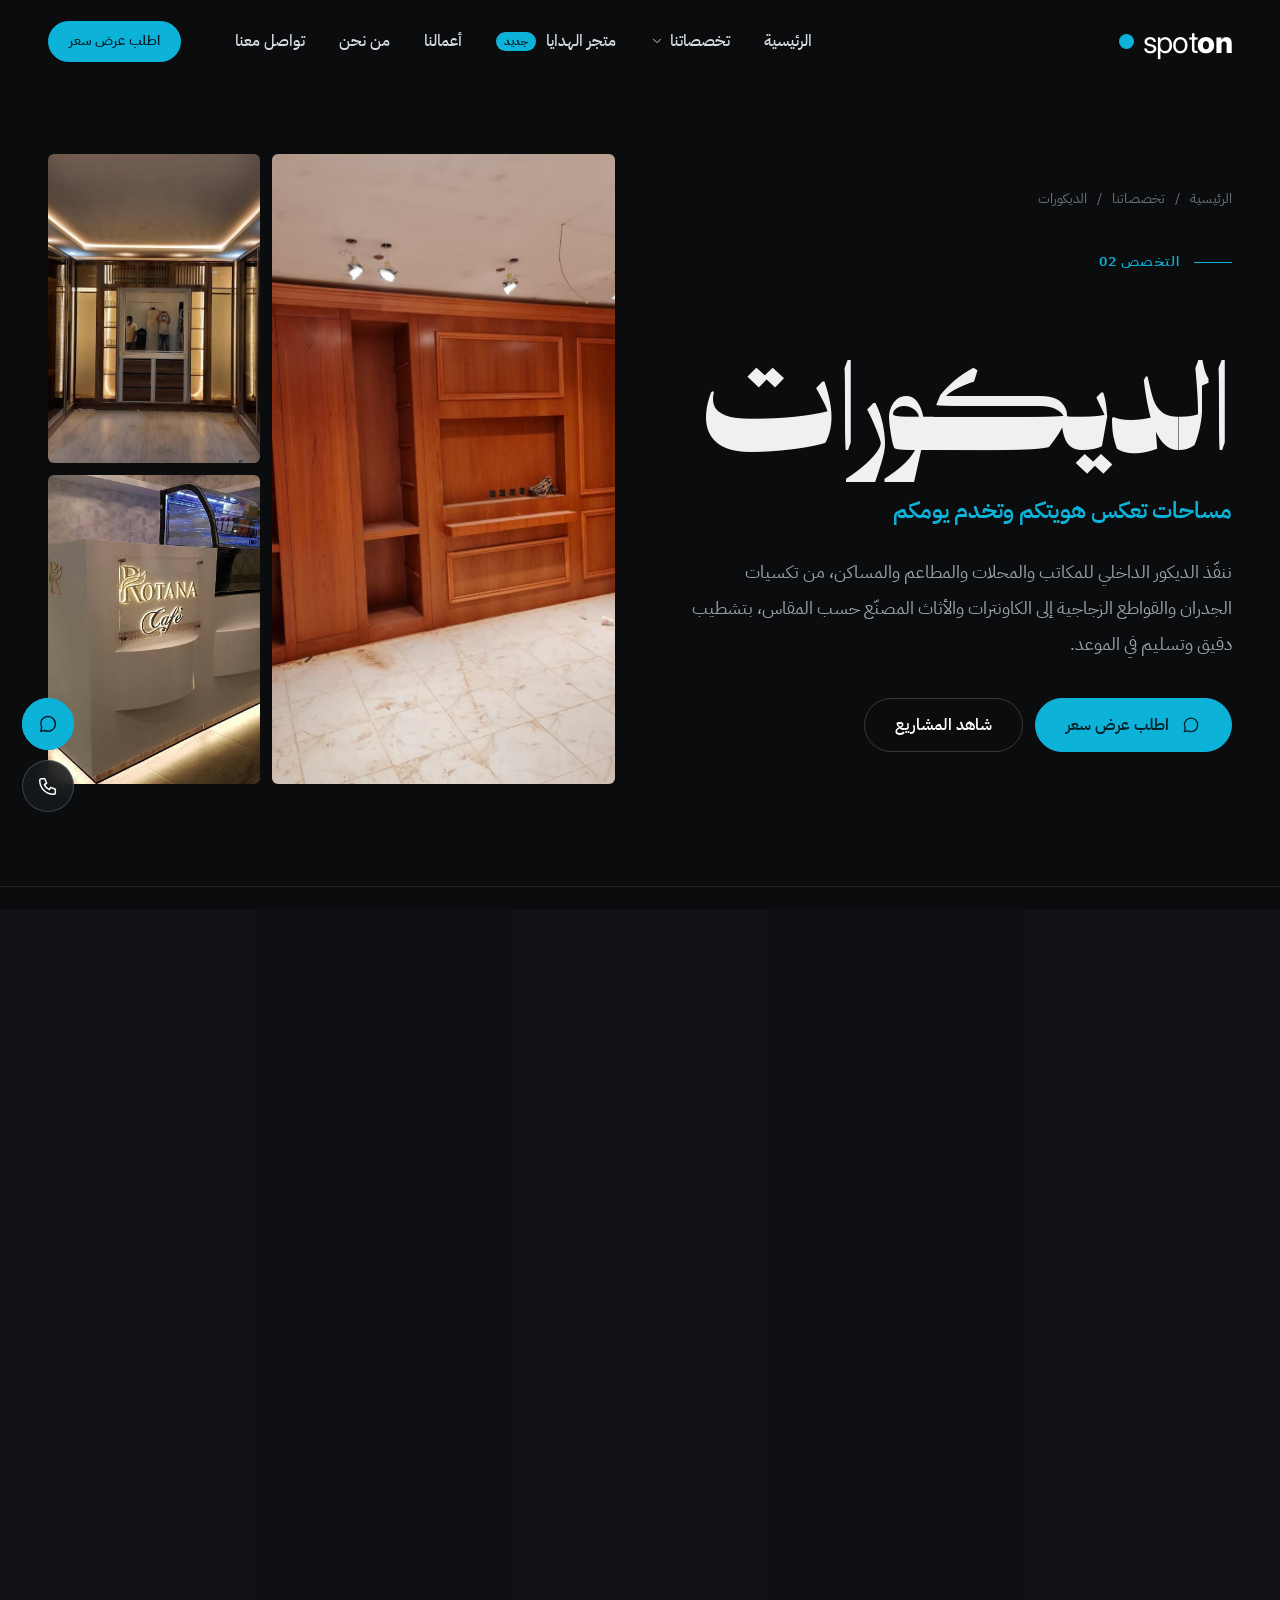
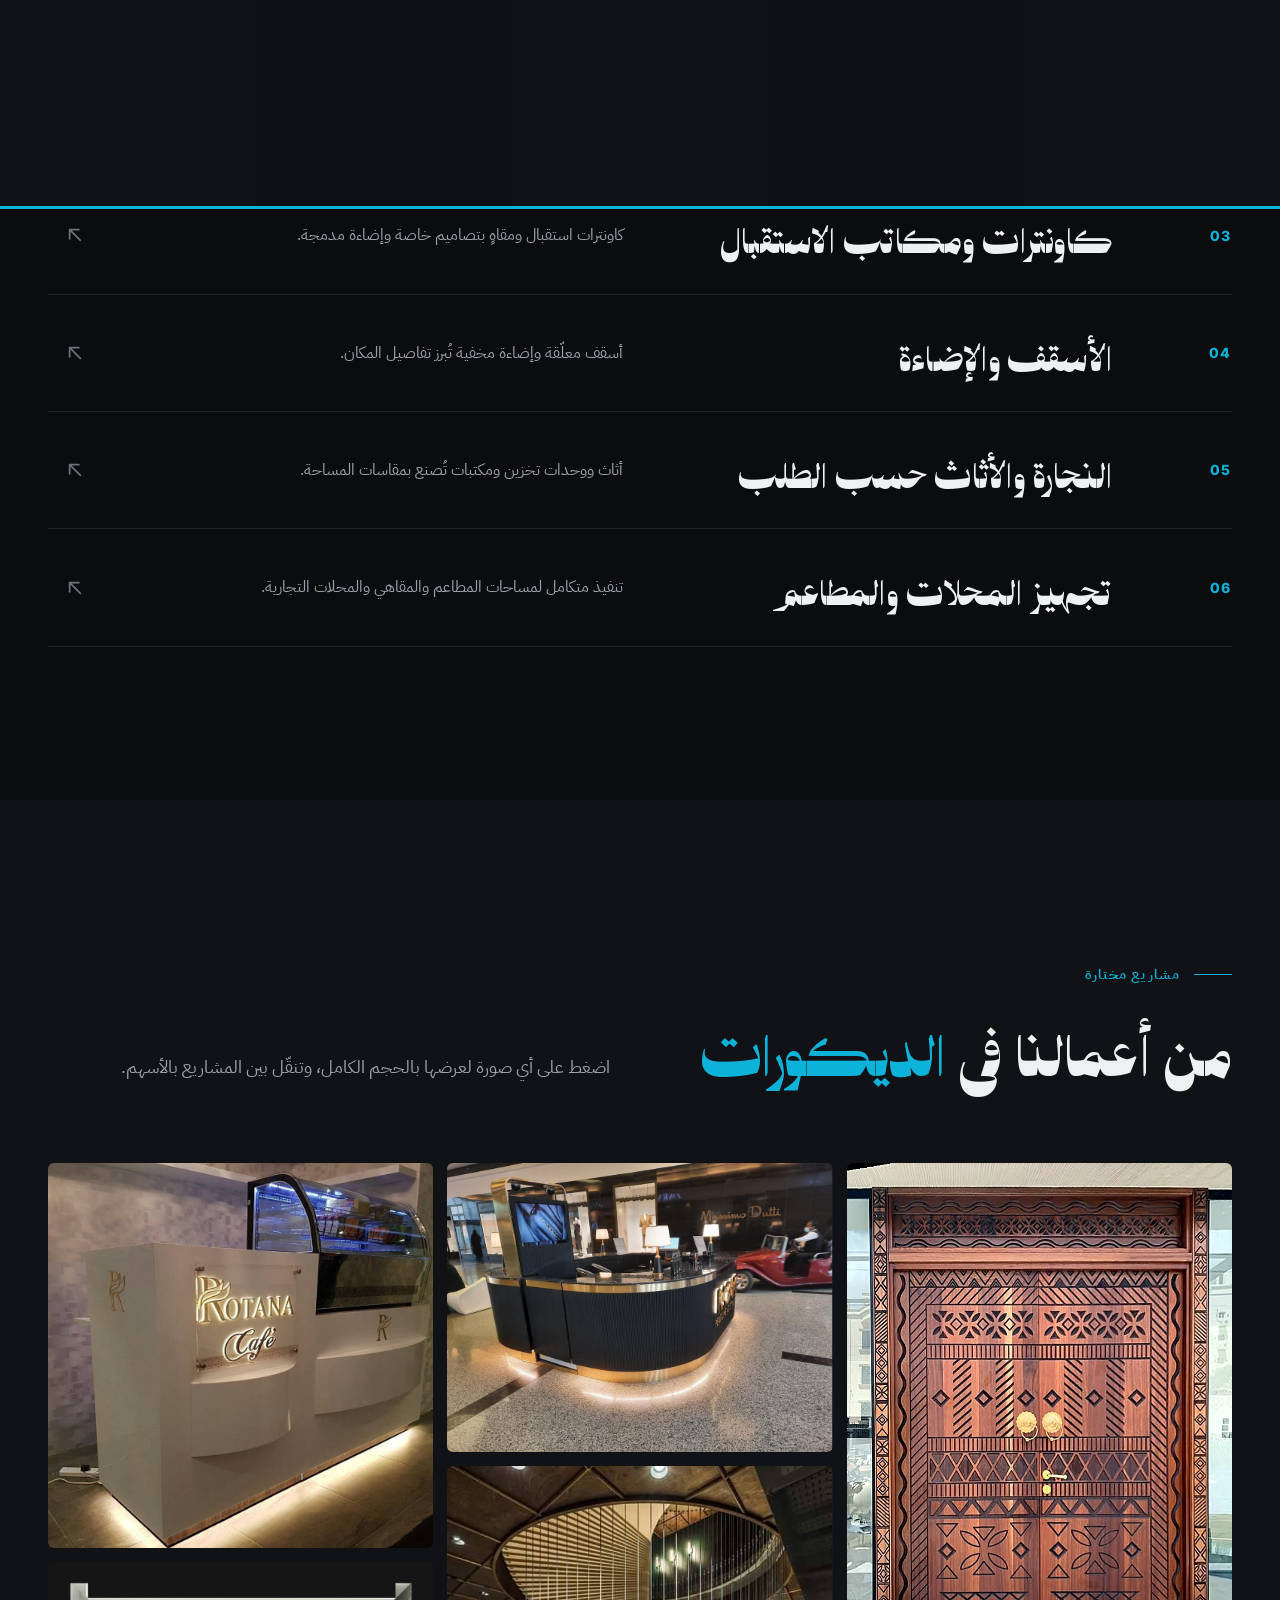
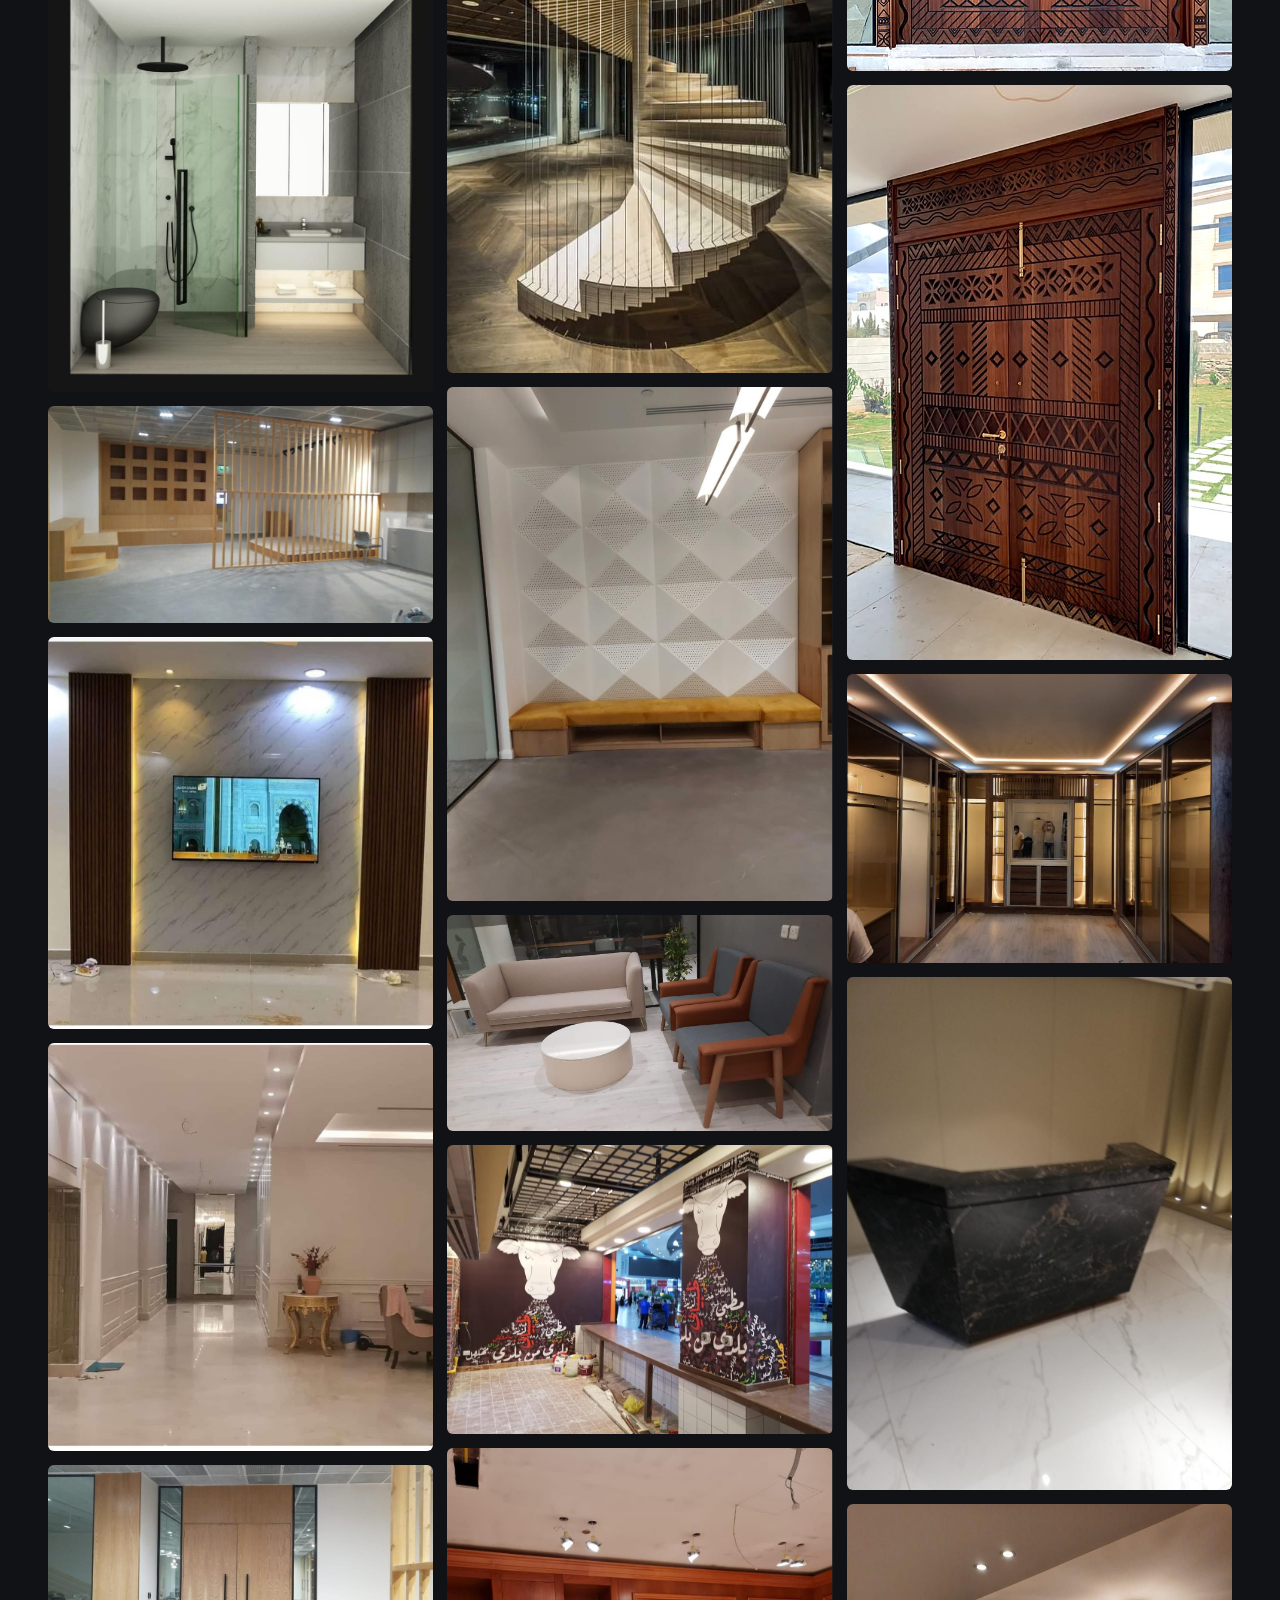
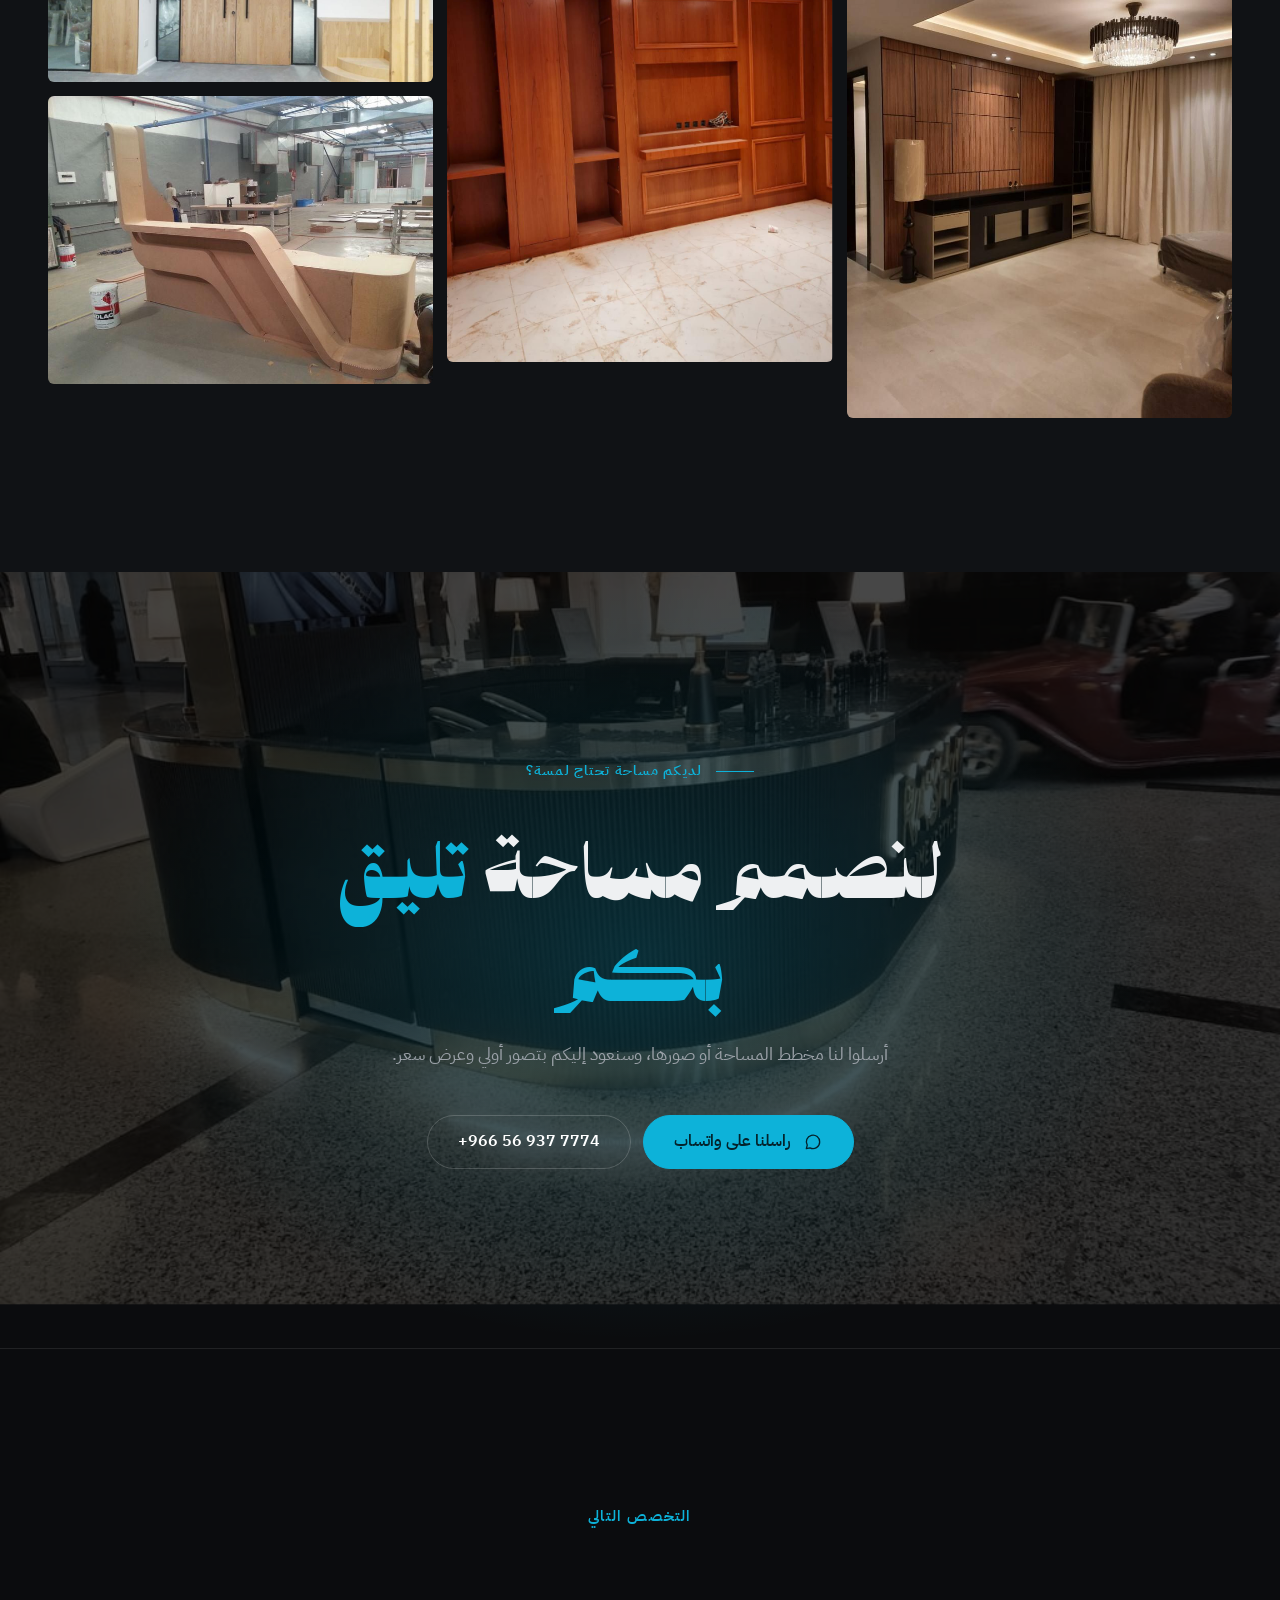
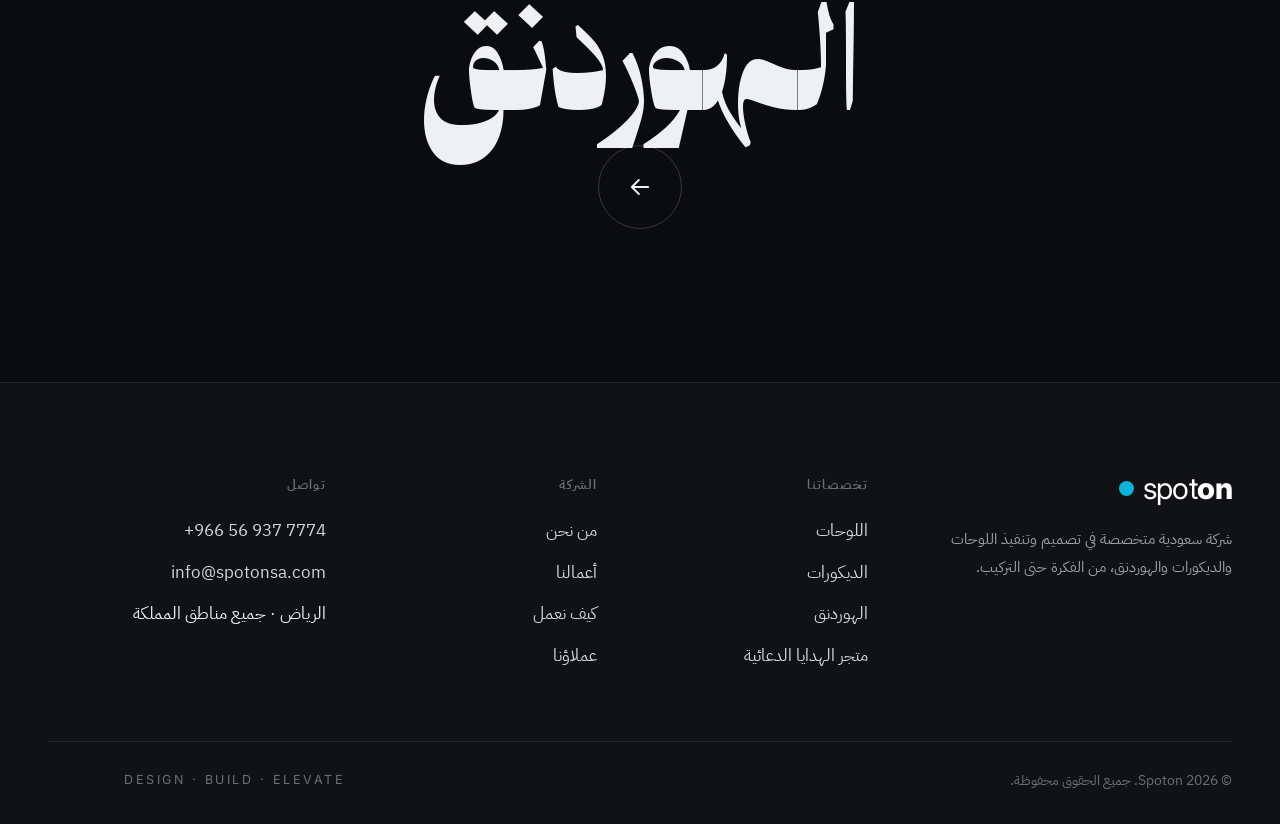
<file: decor.html>
<!doctype html>
<html lang="ar" dir="rtl">
<head>
  <meta charset="utf-8">
  <meta name="viewport" content="width=device-width, initial-scale=1">
  <title>الديكورات | Spoton</title>
  <meta name="description" content="تنفيذ الديكور الداخلي للمكاتب والمحلات والمطاعم والمساكن: تكسيات الجدران، القواطع الزجاجية، الكاونترات، الأسقف والإضاءة، والنجارة حسب الطلب.">
  <meta name="theme-color" content="#0b0c0e">
  <meta property="og:type" content="website">
  <meta property="og:locale" content="ar_SA">
  <meta property="og:title" content="الديكورات | Spoton">
  <meta property="og:description" content="مساحات تعكس هويتكم وتخدم يومكم — من التصميم حتى التسليم.">
  <link rel="icon" href="data:image/svg+xml,%3Csvg xmlns='http://www.w3.org/2000/svg' viewBox='0 0 32 32'%3E%3Ccircle cx='16' cy='16' r='13' fill='%230db2d9'/%3E%3C/svg%3E">
  <link rel="preconnect" href="https://fonts.googleapis.com">
  <link rel="preconnect" href="https://fonts.gstatic.com" crossorigin>
  <link href="https://fonts.googleapis.com/css2?family=IBM+Plex+Sans+Arabic:wght@400;500;600&family=Inter:wght@400;800&display=swap" rel="stylesheet">
  <link rel="preload" href="assets/fonts/Palestine-Regular.ttf" as="font" type="font/ttf" crossorigin>
  <link rel="stylesheet" href="assets/styles.css">
  <script>document.documentElement.classList.add('js');</script>
</head>
<body>
  <a class="skip" href="#main">انتقل إلى المحتوى</a>

  <div class="curtain" aria-hidden="true">
    <span style="--i:0"></span><span style="--i:1"></span><span style="--i:2"></span><span style="--i:3"></span><span style="--i:4"></span>
    <div class="curtain-logo"><span class="logo"><span class="dot"></span><span>spot<b>on</b></span></span><div class="curtain-bar"></div></div>
  </div>
  <div class="progress" aria-hidden="true"></div>

  <header class="hdr">
    <div class="container hdr-inner">
      <a class="logo" href="index.html" aria-label="Spoton — الرئيسية"><span class="dot"></span><span>spot<b>on</b></span></a>
      <nav class="nav" aria-label="القائمة الرئيسية">
        <ul>
          <li><a class="nav-link" href="index.html">الرئيسية</a></li>
          <li class="has-drop">
            <button class="nav-link" type="button" aria-expanded="false" aria-controls="drop-services">تخصصاتنا
              <svg viewBox="0 0 24 24" class="ico" aria-hidden="true"><path d="m6 9 6 6 6-6"/></svg>
            </button>
            <div class="drop" id="drop-services">
              <a class="drop-item" href="signage.html"><img src="assets/work/signage/s01.jpg" alt=""><span><b>اللوحات</b><small>حروف مضيئة، واجهات، نيون، وأنظمة إرشاد</small></span><svg viewBox="0 0 24 24" class="ico arr" aria-hidden="true"><path d="M5 12h14M13 6l6 6-6 6"/></svg></a>
              <a class="drop-item" href="decor.html" aria-current="page"><img src="assets/work/decor/d03.jpg" alt=""><span><b>الديكورات</b><small>تكسيات، قواطع، كاونترات، ونجارة حسب الطلب</small></span><svg viewBox="0 0 24 24" class="ico arr" aria-hidden="true"><path d="M5 12h14M13 6l6 6-6 6"/></svg></a>
              <a class="drop-item" href="hoarding.html"><img src="assets/work/hoarding/h05.jpg" alt=""><span><b>الهوردنق</b><small>سواتر مواقع البناء والفعاليات بهوية المشروع</small></span><svg viewBox="0 0 24 24" class="ico arr" aria-hidden="true"><path d="M5 12h14M13 6l6 6-6 6"/></svg></a>
            </div>
          </li>
          <li><a class="nav-link" href="gifts.html">متجر الهدايا<span class="new">جديد</span></a></li>
          <li><a class="nav-link" href="index.html#work">أعمالنا</a></li>
          <li><a class="nav-link" href="index.html#about">من نحن</a></li>
          <li><a class="nav-link" href="#contact">تواصل معنا</a></li>
        </ul>
      </nav>
      <a class="btn btn-cyan btn-sm hdr-cta" href="https://wa.me/966569377774" target="_blank" rel="noopener">اطلب عرض سعر</a>
      <button class="burger" type="button" aria-controls="mnav" aria-expanded="false" aria-label="فتح القائمة"><span></span><span></span></button>
    </div>
  </header>

  <div class="mnav" id="mnav">
    <div class="mnav-strips" aria-hidden="true"><span style="--i:0"></span><span style="--i:1"></span><span style="--i:2"></span><span style="--i:3"></span></div>
    <div class="mnav-body">
      <ol>
        <li style="--i:0"><a href="index.html"><small>01</small>الرئيسية</a></li>
        <li style="--i:1"><a href="signage.html"><small>02</small>اللوحات</a></li>
        <li style="--i:2"><a href="decor.html"><small>03</small>الديكورات</a></li>
        <li style="--i:3"><a href="hoarding.html"><small>04</small>الهوردنق</a></li>
        <li style="--i:4"><a href="gifts.html"><small>05</small>متجر الهدايا</a></li>
        <li style="--i:5"><a href="#contact"><small>06</small>تواصل معنا</a></li>
      </ol>
      <div class="mnav-foot">
        <a href="tel:+966569377774" dir="ltr">+966 56 937 7774</a>
        <a href="mailto:info@spotonsa.com">info@spotonsa.com</a>
        <span>الرياض · جميع مناطق المملكة</span>
      </div>
    </div>
  </div>

  <div class="side-actions">
    <a class="side-btn wa" href="https://wa.me/966569377774" target="_blank" rel="noopener" aria-label="واتساب">
      <svg viewBox="0 0 24 24" class="ico" aria-hidden="true"><path d="M20 12a8 8 0 0 1-11.6 7.1L4 20l1.1-4.2A8 8 0 1 1 20 12Z"/></svg><span class="tip">راسلنا على واتساب</span>
    </a>
    <a class="side-btn" href="tel:+966569377774" aria-label="اتصال">
      <svg viewBox="0 0 24 24" class="ico" aria-hidden="true"><path d="M5 4h3.5l2 5-2.5 1.5a11 11 0 0 0 5.5 5.5L15 13.5l5 2V19a2 2 0 0 1-2 2A15 15 0 0 1 3 6a2 2 0 0 1 2-2"/></svg><span class="tip">اتصل بنا</span>
    </a>
    <button class="side-btn to-top" type="button" aria-label="العودة للأعلى">
      <svg class="ring" viewBox="0 0 54 54" aria-hidden="true"><circle cx="27" cy="27" r="25"/></svg>
      <svg viewBox="0 0 24 24" class="ico" aria-hidden="true"><path d="M12 19V5M6 11l6-6 6 6"/></svg><span class="tip">للأعلى</span>
    </button>
  </div>

  <main id="main">
    <section class="page-hero" id="top">
      <div class="container page-hero-grid">
        <div>
          <nav class="crumbs reveal" aria-label="مسار الصفحة"><a href="index.html">الرئيسية</a><span>/</span><span>تخصصاتنا</span><span>/</span><span aria-current="page">الديكورات</span></nav>
          <p class="kicker">التخصص 02</p>
          <h1 class="display split">الديكورات</h1>
          <p class="spec-tag reveal">مساحات تعكس هويتكم وتخدم يومكم</p>
          <p class="lead reveal">ننفّذ الديكور الداخلي للمكاتب والمحلات والمطاعم والمساكن، من تكسيات الجدران والقواطع الزجاجية إلى الكاونترات والأثاث المصنّع حسب المقاس، بتشطيب دقيق وتسليم في الموعد.</p>
          <div class="hero-ctas reveal">
            <a class="btn btn-cyan magnetic" href="https://wa.me/966569377774?text=مرحبًا%20Spoton،%20أرغب%20في%20عرض%20سعر%20لأعمال%20ديكور" target="_blank" rel="noopener">
              <svg viewBox="0 0 24 24" class="ico" aria-hidden="true"><path d="M20 12a8 8 0 0 1-11.6 7.1L4 20l1.1-4.2A8 8 0 1 1 20 12Z"/></svg>اطلب عرض سعر
            </a>
            <a class="btn magnetic" href="#gallery">شاهد المشاريع</a>
          </div>
        </div>
        <div class="page-hero-media">
          <div class="curtain-img"><img src="assets/work/decor/d10.jpg" width="960" height="1280" alt="تكسيات خشبية كلاسيكية"></div>
          <div class="col">
            <div class="curtain-img"><img src="assets/work/decor/d01.jpg" width="1024" height="768" alt="غرفة ملابس بإضاءة مخفية"></div>
            <div class="curtain-img"><img src="assets/work/decor/d07.jpg" width="960" height="960" alt="كاونتر مقهى بشعار مضيء"></div>
          </div>
        </div>
      </div>
    </section>

    <div class="marquee" aria-hidden="true">
      <div class="marquee-track">
        <span class="word">تكسيات</span><svg class="star" viewBox="0 0 24 24"><path fill="currentColor" d="M12 0c.6 6.4 5.6 11.4 12 12-6.4.6-11.4 5.6-12 12-.6-6.4-5.6-11.4-12-12C6.4 11.4 11.4 6.4 12 0Z"/></svg>
        <span class="word fill">قواطع زجاجية</span><svg class="star" viewBox="0 0 24 24"><path fill="currentColor" d="M12 0c.6 6.4 5.6 11.4 12 12-6.4.6-11.4 5.6-12 12-.6-6.4-5.6-11.4-12-12C6.4 11.4 11.4 6.4 12 0Z"/></svg>
        <span class="word">كاونترات</span><svg class="star" viewBox="0 0 24 24"><path fill="currentColor" d="M12 0c.6 6.4 5.6 11.4 12 12-6.4.6-11.4 5.6-12 12-.6-6.4-5.6-11.4-12-12C6.4 11.4 11.4 6.4 12 0Z"/></svg>
        <span class="word fill">نجارة</span><svg class="star" viewBox="0 0 24 24"><path fill="currentColor" d="M12 0c.6 6.4 5.6 11.4 12 12-6.4.6-11.4 5.6-12 12-.6-6.4-5.6-11.4-12-12C6.4 11.4 11.4 6.4 12 0Z"/></svg>
        <span class="word">تكسيات</span><svg class="star" viewBox="0 0 24 24"><path fill="currentColor" d="M12 0c.6 6.4 5.6 11.4 12 12-6.4.6-11.4 5.6-12 12-.6-6.4-5.6-11.4-12-12C6.4 11.4 11.4 6.4 12 0Z"/></svg>
        <span class="word fill">قواطع زجاجية</span><svg class="star" viewBox="0 0 24 24"><path fill="currentColor" d="M12 0c.6 6.4 5.6 11.4 12 12-6.4.6-11.4 5.6-12 12-.6-6.4-5.6-11.4-12-12C6.4 11.4 11.4 6.4 12 0Z"/></svg>
        <span class="word">كاونترات</span><svg class="star" viewBox="0 0 24 24"><path fill="currentColor" d="M12 0c.6 6.4 5.6 11.4 12 12-6.4.6-11.4 5.6-12 12-.6-6.4-5.6-11.4-12-12C6.4 11.4 11.4 6.4 12 0Z"/></svg>
        <span class="word fill">نجارة</span><svg class="star" viewBox="0 0 24 24"><path fill="currentColor" d="M12 0c.6 6.4 5.6 11.4 12 12-6.4.6-11.4 5.6-12 12-.6-6.4-5.6-11.4-12-12C6.4 11.4 11.4 6.4 12 0Z"/></svg>
      </div>
    </div>

    <section class="section" id="services">
      <div class="container">
        <div class="section-head">
          <div>
            <p class="kicker">ماذا نقدم</p>
            <h2 class="display-2 split">ديكور داخلي متكامل <span class="accent">بتشطيب دقيق</span></h2>
          </div>
          <p class="lead reveal">نعمل مع المصممين والملّاك مباشرة، ونحوّل المخططات إلى مساحات منفّذة بدقة، من أول قطعة حتى التسليم.</p>
        </div>
        <ol class="svc-list">
          <li class="svc reveal" data-img="assets/work/decor/d10.jpg"><span class="svc-n">01</span><h3>تكسيات الجدران</h3><p>تكسيات خشبية ورخامية وجدران ثلاثية الأبعاد تمنح المساحة طابعها.</p><svg viewBox="0 0 24 24" class="ico arr" aria-hidden="true"><path d="M5 12h14M13 6l6 6-6 6"/></svg></li>
          <li class="svc reveal" data-img="assets/work/decor/d14.jpg"><span class="svc-n">02</span><h3>القواطع الزجاجية والأبواب</h3><p>قواطع زجاجية للمكاتب وأبواب خشبية بمقاسات وتشطيبات حسب الطلب.</p><svg viewBox="0 0 24 24" class="ico arr" aria-hidden="true"><path d="M5 12h14M13 6l6 6-6 6"/></svg></li>
          <li class="svc reveal" data-img="assets/work/decor/d03.jpg"><span class="svc-n">03</span><h3>كاونترات ومكاتب الاستقبال</h3><p>كاونترات استقبال ومقاهٍ بتصاميم خاصة وإضاءة مدمجة.</p><svg viewBox="0 0 24 24" class="ico arr" aria-hidden="true"><path d="M5 12h14M13 6l6 6-6 6"/></svg></li>
          <li class="svc reveal" data-img="assets/work/decor/d01.jpg"><span class="svc-n">04</span><h3>الأسقف والإضاءة</h3><p>أسقف معلّقة وإضاءة مخفية تُبرز تفاصيل المكان.</p><svg viewBox="0 0 24 24" class="ico arr" aria-hidden="true"><path d="M5 12h14M13 6l6 6-6 6"/></svg></li>
          <li class="svc reveal" data-img="assets/work/decor/d06.jpg"><span class="svc-n">05</span><h3>النجارة والأثاث حسب الطلب</h3><p>أثاث ووحدات تخزين ومكتبات تُصنع بمقاسات المساحة.</p><svg viewBox="0 0 24 24" class="ico arr" aria-hidden="true"><path d="M5 12h14M13 6l6 6-6 6"/></svg></li>
          <li class="svc reveal" data-img="assets/work/decor/d15.jpg"><span class="svc-n">06</span><h3>تجهيز المحلات والمطاعم</h3><p>تنفيذ متكامل لمساحات المطاعم والمقاهي والمحلات التجارية.</p><svg viewBox="0 0 24 24" class="ico arr" aria-hidden="true"><path d="M5 12h14M13 6l6 6-6 6"/></svg></li>
        </ol>
      </div>
    </section>

    <section class="section" id="gallery" style="background:var(--bg-2)">
      <div class="container">
        <div class="section-head">
          <div>
            <p class="kicker">مشاريع مختارة</p>
            <h2 class="display-2 split">من أعمالنا في <span class="accent">الديكورات</span></h2>
          </div>
          <p class="lead reveal">اضغط على أي صورة لعرضها بالحجم الكامل، وتنقّل بين المشاريع بالأسهم.</p>
        </div>
        <div class="gallery">
          <button class="tile" type="button"><img src="assets/work/decor/d17.jpg" width="692" height="912" loading="lazy" alt="باب مدخل خشبي بنقوش نجدية محفورة"><span class="tile-plus" aria-hidden="true"><svg viewBox="0 0 24 24" class="ico"><path d="M12 5v14M5 12h14"/></svg></span><span class="tile-cap"><small>أبواب</small><span>باب مدخل بنقوش نجدية</span></span></button>
          <button class="tile" type="button"><img src="assets/work/decor/d18.jpg" width="656" height="979" loading="lazy" alt="باب خشبي مزدوج بنقوش تراثية محفورة"><span class="tile-plus" aria-hidden="true"><svg viewBox="0 0 24 24" class="ico"><path d="M12 5v14M5 12h14"/></svg></span><span class="tile-cap"><small>أبواب</small><span>باب خشبي بنقوش تراثية</span></span></button>
          <button class="tile" type="button"><img src="assets/work/decor/d01.jpg" width="1024" height="768" loading="lazy" alt="غرفة ملابس بإضاءة مخفية"><span class="tile-plus" aria-hidden="true"><svg viewBox="0 0 24 24" class="ico"><path d="M12 5v14M5 12h14"/></svg></span><span class="tile-cap"><small>أسقف وإضاءة</small><span>غرفة ملابس بإضاءة مخفية</span></span></button>
          <button class="tile" type="button"><img src="assets/work/decor/d08.jpg" width="960" height="1280" loading="lazy" alt="مكتب استقبال رخامي"><span class="tile-plus" aria-hidden="true"><svg viewBox="0 0 24 24" class="ico"><path d="M12 5v14M5 12h14"/></svg></span><span class="tile-cap"><small>كاونترات</small><span>مكتب استقبال رخامي</span></span></button>
          <button class="tile" type="button"><img src="assets/work/decor/d02.jpg" width="768" height="1024" loading="lazy" alt="مجلس بتكسيات خشبية"><span class="tile-plus" aria-hidden="true"><svg viewBox="0 0 24 24" class="ico"><path d="M12 5v14M5 12h14"/></svg></span><span class="tile-cap"><small>تكسيات</small><span>مجلس بتكسيات خشبية</span></span></button>
          <button class="tile" type="button"><img src="assets/work/decor/d03.jpg" width="1024" height="768" loading="lazy" alt="كاونتر استقبال بإضاءة سفلية"><span class="tile-plus" aria-hidden="true"><svg viewBox="0 0 24 24" class="ico"><path d="M12 5v14M5 12h14"/></svg></span><span class="tile-cap"><small>كاونترات</small><span>كاونتر استقبال بإضاءة سفلية</span></span></button>
          <button class="tile" type="button"><img src="assets/work/decor/d04.jpg" width="563" height="741" loading="lazy" alt="درج بشرائح خشبية"><span class="tile-plus" aria-hidden="true"><svg viewBox="0 0 24 24" class="ico"><path d="M12 5v14M5 12h14"/></svg></span><span class="tile-cap"><small>نجارة</small><span>درج بشرائح خشبية</span></span></button>
          <button class="tile" type="button"><img src="assets/work/decor/d11.jpg" width="960" height="1280" loading="lazy" alt="جدار ثلاثي الأبعاد مع جلسة"><span class="tile-plus" aria-hidden="true"><svg viewBox="0 0 24 24" class="ico"><path d="M12 5v14M5 12h14"/></svg></span><span class="tile-cap"><small>تكسيات</small><span>جدار ثلاثي الأبعاد مع جلسة</span></span></button>
          <button class="tile" type="button"><img src="assets/work/decor/d06.jpg" width="1280" height="720" loading="lazy" alt="ركن جلوس بأثاث مصنّع"><span class="tile-plus" aria-hidden="true"><svg viewBox="0 0 24 24" class="ico"><path d="M12 5v14M5 12h14"/></svg></span><span class="tile-cap"><small>أثاث</small><span>ركن جلوس بأثاث مصنّع</span></span></button>
          <button class="tile" type="button"><img src="assets/work/decor/d15.jpg" width="1024" height="768" loading="lazy" alt="ديكور مطعم بجدارية خط عربي"><span class="tile-plus" aria-hidden="true"><svg viewBox="0 0 24 24" class="ico"><path d="M12 5v14M5 12h14"/></svg></span><span class="tile-cap"><small>مطاعم</small><span>مطعم بجدارية خط عربي</span></span></button>
          <button class="tile" type="button"><img src="assets/work/decor/d10.jpg" width="960" height="1280" loading="lazy" alt="تكسيات خشبية كلاسيكية"><span class="tile-plus" aria-hidden="true"><svg viewBox="0 0 24 24" class="ico"><path d="M12 5v14M5 12h14"/></svg></span><span class="tile-cap"><small>تكسيات</small><span>تكسيات خشبية كلاسيكية</span></span></button>
          <button class="tile" type="button"><img src="assets/work/decor/d07.jpg" width="960" height="960" loading="lazy" alt="كاونتر مقهى بشعار مضيء"><span class="tile-plus" aria-hidden="true"><svg viewBox="0 0 24 24" class="ico"><path d="M12 5v14M5 12h14"/></svg></span><span class="tile-cap"><small>كاونترات</small><span>كاونتر مقهى بشعار مضيء</span></span></button>
          <button class="tile" type="button"><img src="assets/work/decor/d13.jpg" width="918" height="1024" loading="lazy" alt="حمام بقواطع زجاجية"><span class="tile-plus" aria-hidden="true"><svg viewBox="0 0 24 24" class="ico"><path d="M12 5v14M5 12h14"/></svg></span><span class="tile-cap"><small>قواطع</small><span>حمام بقواطع زجاجية</span></span></button>
          <button class="tile" type="button"><img src="assets/work/decor/d05.jpg" width="1024" height="576" loading="lazy" alt="قواطع خشبية لمساحة عمل"><span class="tile-plus" aria-hidden="true"><svg viewBox="0 0 24 24" class="ico"><path d="M12 5v14M5 12h14"/></svg></span><span class="tile-cap"><small>قواطع</small><span>قواطع خشبية لمساحة عمل</span></span></button>
          <button class="tile" type="button"><img src="assets/work/decor/d16.jpg" width="1005" height="1024" loading="lazy" alt="جدار تلفاز بالرخام والخشب"><span class="tile-plus" aria-hidden="true"><svg viewBox="0 0 24 24" class="ico"><path d="M12 5v14M5 12h14"/></svg></span><span class="tile-cap"><small>تكسيات</small><span>جدار تلفاز بالرخام والخشب</span></span></button>
          <button class="tile" type="button"><img src="assets/work/decor/d12.jpg" width="1021" height="1080" loading="lazy" alt="ممر بتشطيبات كلاسيكية"><span class="tile-plus" aria-hidden="true"><svg viewBox="0 0 24 24" class="ico"><path d="M12 5v14M5 12h14"/></svg></span><span class="tile-cap"><small>تشطيبات</small><span>ممر بتشطيبات كلاسيكية</span></span></button>
          <button class="tile" type="button"><img src="assets/work/decor/d14.jpg" width="1024" height="576" loading="lazy" alt="أبواب خشبية وقواطع زجاجية"><span class="tile-plus" aria-hidden="true"><svg viewBox="0 0 24 24" class="ico"><path d="M12 5v14M5 12h14"/></svg></span><span class="tile-cap"><small>أبواب</small><span>أبواب خشبية وقواطع زجاجية</span></span></button>
          <button class="tile" type="button"><img src="assets/work/decor/d09.jpg" width="750" height="562" loading="lazy" alt="كاونتر منحني أثناء التنفيذ"><span class="tile-plus" aria-hidden="true"><svg viewBox="0 0 24 24" class="ico"><path d="M12 5v14M5 12h14"/></svg></span><span class="tile-cap"><small>كاونترات</small><span>كاونتر منحني أثناء التنفيذ</span></span></button>
        </div>
      </div>
    </section>

    <section class="cta" id="contact">
      <div class="cta-bg"><img src="assets/work/decor/d03.jpg" width="1024" height="768" loading="lazy" alt="" data-parallax="0.12"></div>
      <div class="container">
        <p class="kicker">لديكم مساحة تحتاج لمسة؟</p>
        <h2 class="display split">لنصمم مساحة <span class="accent">تليق بكم</span></h2>
        <p class="lead reveal">أرسلوا لنا مخطط المساحة أو صورها، وسنعود إليكم بتصور أولي وعرض سعر.</p>
        <div class="hero-ctas reveal">
          <a class="btn btn-cyan magnetic" href="https://wa.me/966569377774?text=مرحبًا%20Spoton،%20أرغب%20في%20عرض%20سعر%20لأعمال%20ديكور" target="_blank" rel="noopener">
            <svg viewBox="0 0 24 24" class="ico" aria-hidden="true"><path d="M20 12a8 8 0 0 1-11.6 7.1L4 20l1.1-4.2A8 8 0 1 1 20 12Z"/></svg>راسلنا على واتساب
          </a>
          <a class="btn magnetic" href="tel:+966569377774"><span dir="ltr">+966 56 937 7774</span></a>
        </div>
      </div>
    </section>

    <a class="next-spec" href="hoarding.html">
      <img src="assets/work/hoarding/h01.jpg" width="1280" height="960" loading="lazy" alt="">
      <div class="container">
        <small>التخصص التالي</small>
        <span class="display">الهوردنق</span>
        <span class="circle" aria-hidden="true"><svg viewBox="0 0 24 24" class="ico"><path d="M5 12h14M13 6l6 6-6 6"/></svg></span>
      </div>
    </a>
  </main>

  <footer class="footer">
    <div class="container">
      <div class="footer-grid">
        <div class="footer-about">
          <a class="logo" href="index.html" aria-label="Spoton"><span class="dot"></span><span>spot<b>on</b></span></a>
          <p>شركة سعودية متخصصة في تصميم وتنفيذ اللوحات والديكورات والهوردنق، من الفكرة حتى التركيب.</p>
        </div>
        <div>
          <h4>تخصصاتنا</h4>
          <ul><li><a href="signage.html">اللوحات</a></li><li><a href="decor.html">الديكورات</a></li><li><a href="hoarding.html">الهوردنق</a></li><li><a href="gifts.html">متجر الهدايا الدعائية</a></li></ul>
        </div>
        <div>
          <h4>الشركة</h4>
          <ul><li><a href="index.html#about">من نحن</a></li><li><a href="index.html#work">أعمالنا</a></li><li><a href="index.html#process">كيف نعمل</a></li><li><a href="index.html#clients">عملاؤنا</a></li></ul>
        </div>
        <div>
          <h4>تواصل</h4>
          <ul>
            <li><a href="tel:+966569377774" dir="ltr">+966 56 937 7774</a></li>
            <li><a href="mailto:info@spotonsa.com">info@spotonsa.com</a></li>
            <li>الرياض · جميع مناطق المملكة</li>
          </ul>
        </div>
      </div>
      <div class="footer-bottom">
        <span>© <span data-year>2026</span> Spoton. جميع الحقوق محفوظة.</span>
        <span class="tagline">Design · Build · Elevate</span>
      </div>
    </div>
  </footer>

  <div class="hover-preview" aria-hidden="true"><img alt=""></div>

  <div class="lightbox" role="dialog" aria-modal="true" aria-label="عرض المشروع" aria-hidden="true">
    <div class="lb-bg"></div>
    <div class="lb-top"><span class="lb-count"></span><button class="lb-btn lb-close" type="button" aria-label="إغلاق"><svg viewBox="0 0 24 24" class="ico" aria-hidden="true"><path d="M6 6l12 12M18 6 6 18"/></svg></button></div>
    <div class="lb-stage"><img alt=""></div>
    <div class="lb-bottom"><div class="lb-cap"></div></div>
    <button class="lb-btn lb-nav lb-prev" type="button" aria-label="السابق"><svg viewBox="0 0 24 24" class="ico" aria-hidden="true"><path d="M19 12H5M11 6l-6 6 6 6"/></svg></button>
    <button class="lb-btn lb-nav lb-next" type="button" aria-label="التالي"><svg viewBox="0 0 24 24" class="ico" aria-hidden="true"><path d="M5 12h14M13 6l6 6-6 6"/></svg></button>
  </div>

  <script src="assets/main.js"></script>
</body>
</html>
</file>
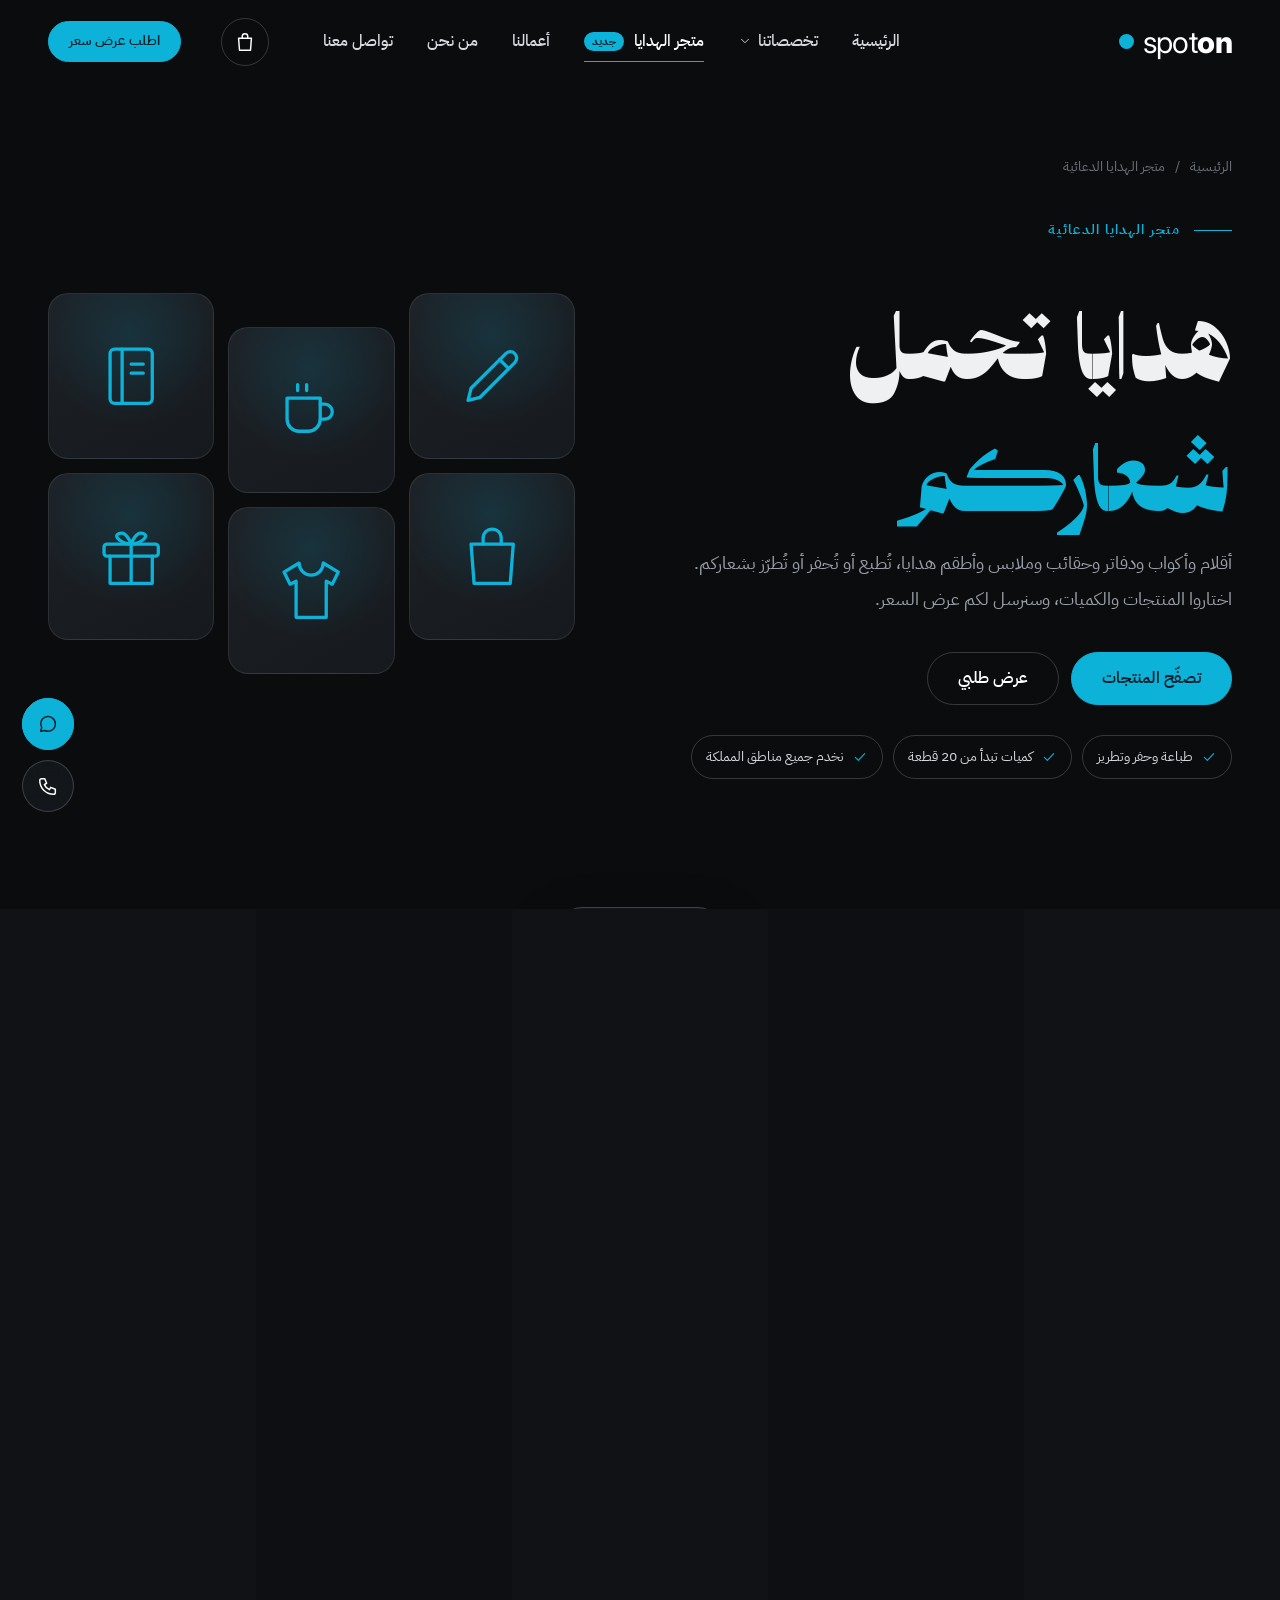
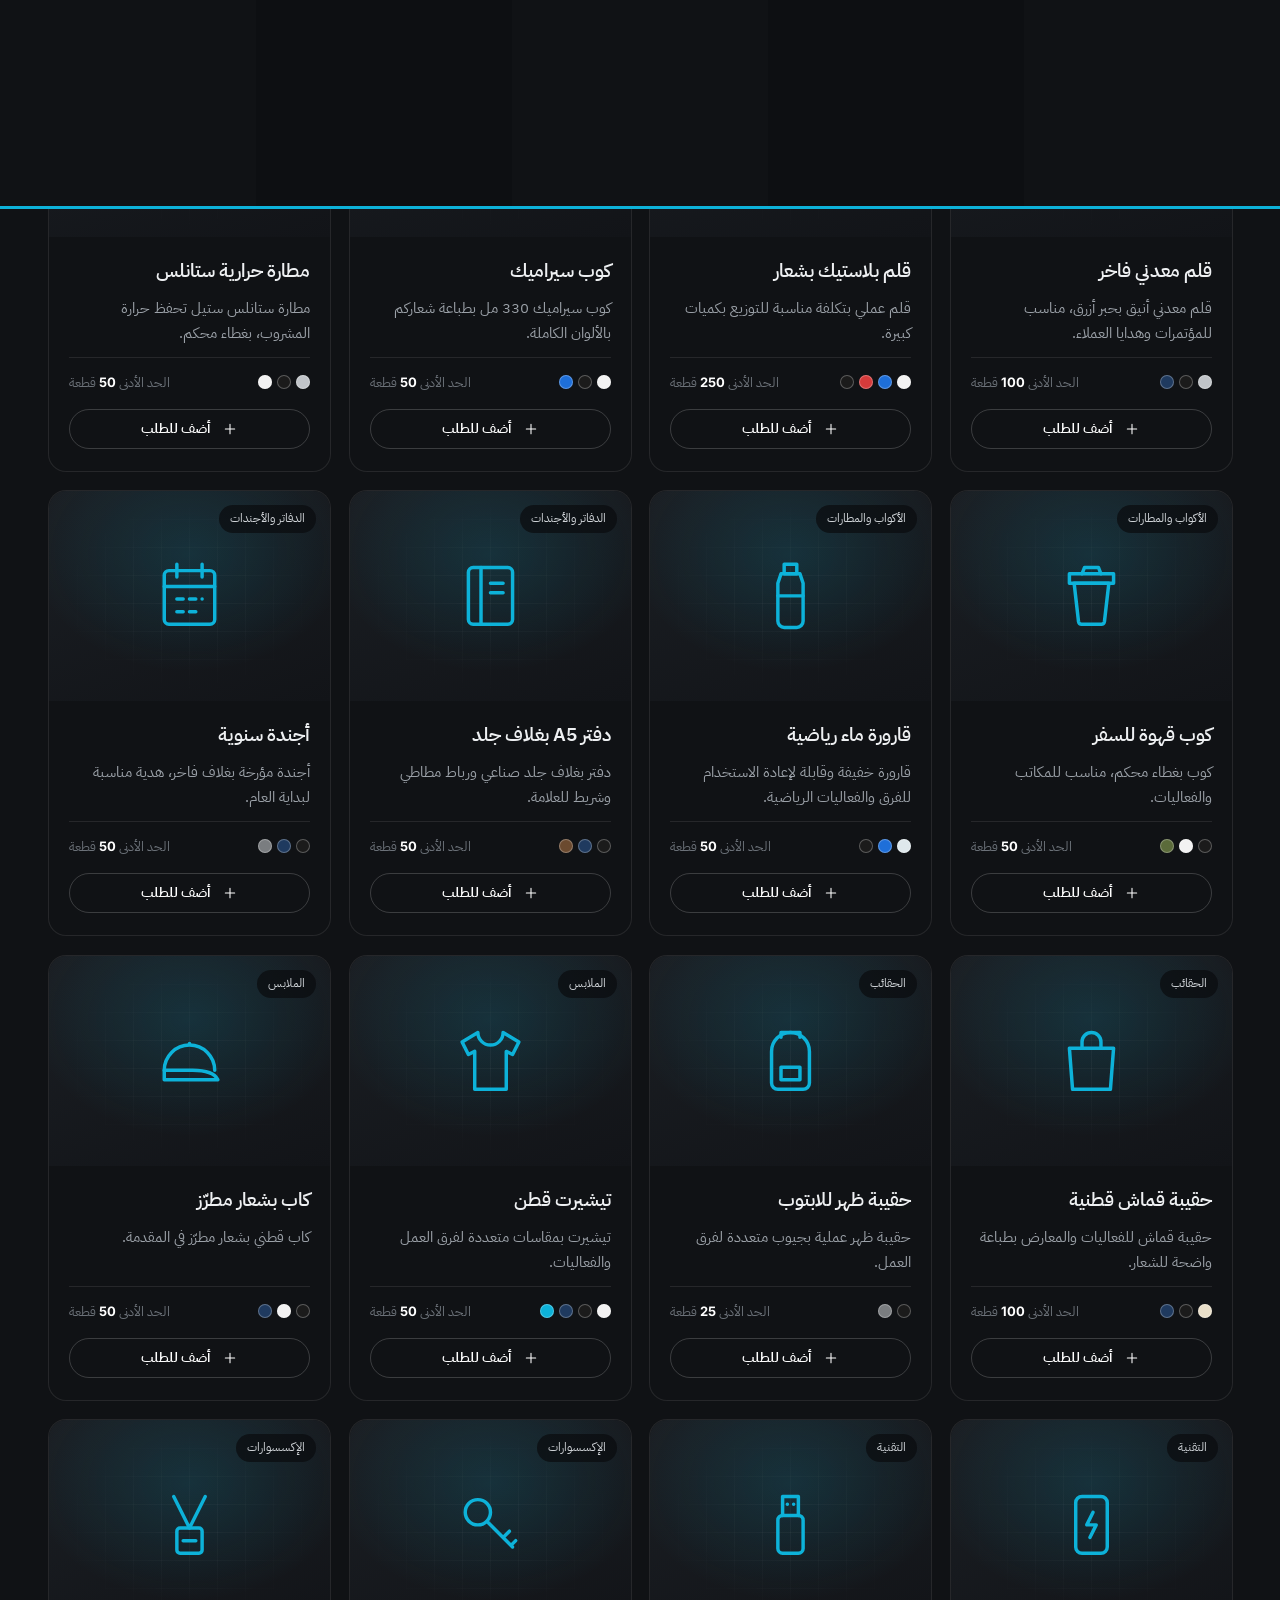
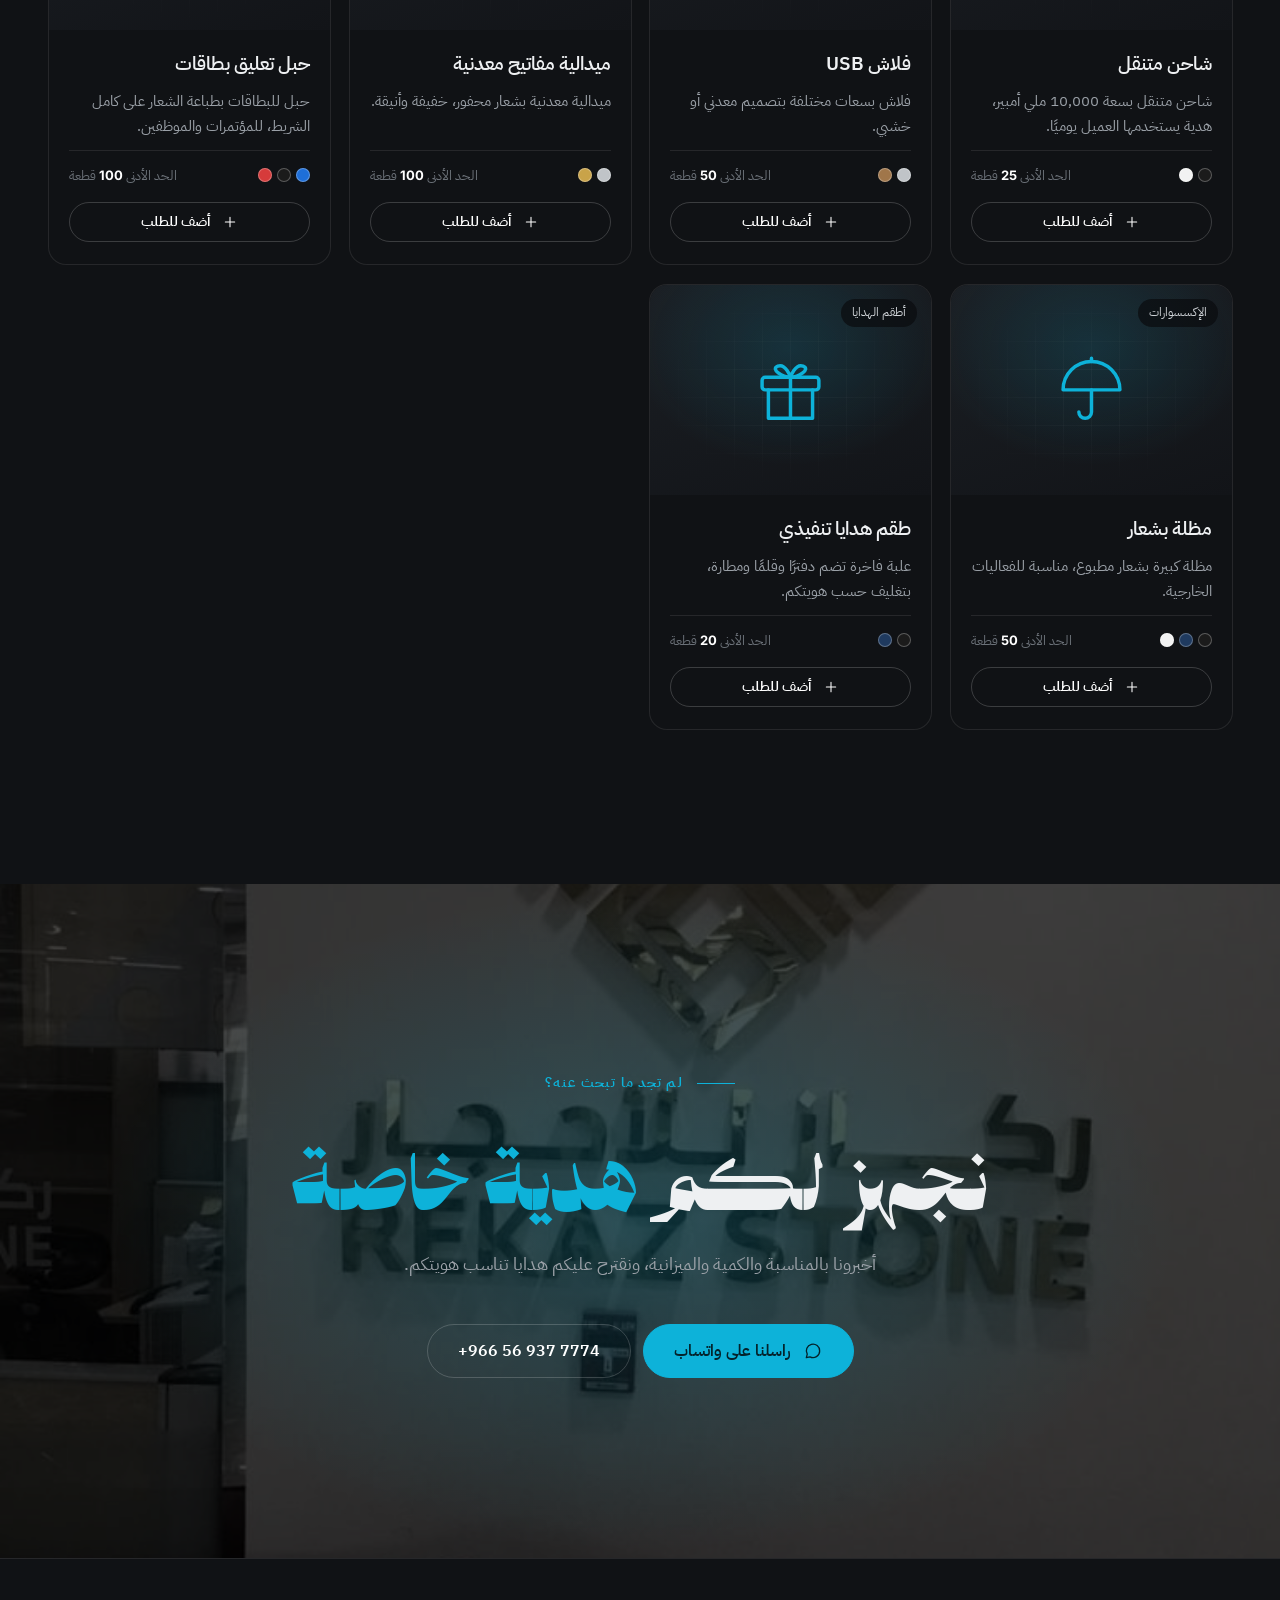
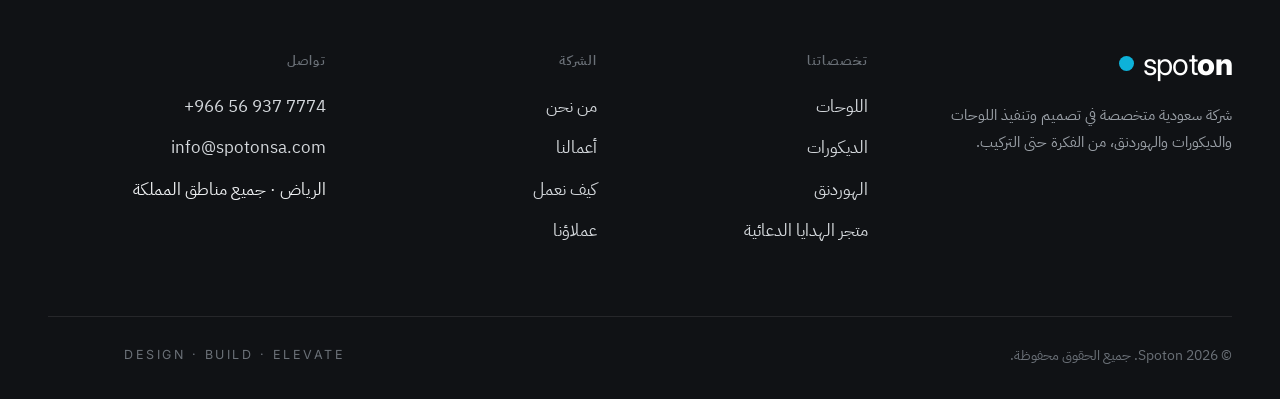
<file: gifts.html>
<!doctype html>
<html lang="ar" dir="rtl">
<head>
  <meta charset="utf-8">
  <meta name="viewport" content="width=device-width, initial-scale=1">
  <title>متجر الهدايا الدعائية | Spoton</title>
  <meta name="description" content="متجر Spoton للهدايا الدعائية: أقلام، أكواب ومطارات، دفاتر وأجندات، حقائب، ملابس، إكسسوارات وأطقم هدايا بشعاركم. اطلبوا عرض سعر عبر واتساب.">
  <meta name="theme-color" content="#0b0c0e">
  <meta property="og:type" content="website">
  <meta property="og:locale" content="ar_SA">
  <meta property="og:title" content="متجر الهدايا الدعائية | Spoton">
  <meta property="og:description" content="هدايا تحمل شعاركم — اختاروا المنتجات والكميات واستلموا عرض السعر.">
  <link rel="icon" href="data:image/svg+xml,%3Csvg xmlns='http://www.w3.org/2000/svg' viewBox='0 0 32 32'%3E%3Ccircle cx='16' cy='16' r='13' fill='%230db2d9'/%3E%3C/svg%3E">
  <link rel="preconnect" href="https://fonts.googleapis.com">
  <link rel="preconnect" href="https://fonts.gstatic.com" crossorigin>
  <link href="https://fonts.googleapis.com/css2?family=IBM+Plex+Sans+Arabic:wght@400;500;600&family=Inter:wght@400;800&display=swap" rel="stylesheet">
  <link rel="preload" href="assets/fonts/Palestine-Regular.ttf" as="font" type="font/ttf" crossorigin>
  <link rel="stylesheet" href="assets/styles.css">
  <script>document.documentElement.classList.add('js');</script>
</head>
<body>
  <a class="skip" href="#main">انتقل إلى المحتوى</a>

  <div class="curtain" aria-hidden="true">
    <span style="--i:0"></span><span style="--i:1"></span><span style="--i:2"></span><span style="--i:3"></span><span style="--i:4"></span>
    <div class="curtain-logo"><span class="logo"><span class="dot"></span><span>spot<b>on</b></span></span><div class="curtain-bar"></div></div>
  </div>
  <div class="progress" aria-hidden="true"></div>

  <header class="hdr">
    <div class="container hdr-inner">
      <a class="logo" href="index.html" aria-label="Spoton — الرئيسية"><span class="dot"></span><span>spot<b>on</b></span></a>
      <nav class="nav" aria-label="القائمة الرئيسية">
        <ul>
          <li><a class="nav-link" href="index.html">الرئيسية</a></li>
          <li class="has-drop">
            <button class="nav-link" type="button" aria-expanded="false" aria-controls="drop-services">تخصصاتنا
              <svg viewBox="0 0 24 24" class="ico" aria-hidden="true"><path d="m6 9 6 6 6-6"/></svg>
            </button>
            <div class="drop" id="drop-services">
              <a class="drop-item" href="signage.html"><img src="assets/work/signage/s01.jpg" alt=""><span><b>اللوحات</b><small>حروف مضيئة، واجهات، نيون، وأنظمة إرشاد</small></span><svg viewBox="0 0 24 24" class="ico arr" aria-hidden="true"><path d="M5 12h14M13 6l6 6-6 6"/></svg></a>
              <a class="drop-item" href="decor.html"><img src="assets/work/decor/d03.jpg" alt=""><span><b>الديكورات</b><small>تكسيات، قواطع، كاونترات، ونجارة حسب الطلب</small></span><svg viewBox="0 0 24 24" class="ico arr" aria-hidden="true"><path d="M5 12h14M13 6l6 6-6 6"/></svg></a>
              <a class="drop-item" href="hoarding.html"><img src="assets/work/hoarding/h05.jpg" alt=""><span><b>الهوردنق</b><small>سواتر مواقع البناء والفعاليات بهوية المشروع</small></span><svg viewBox="0 0 24 24" class="ico arr" aria-hidden="true"><path d="M5 12h14M13 6l6 6-6 6"/></svg></a>
            </div>
          </li>
          <li><a class="nav-link" href="gifts.html" aria-current="page">متجر الهدايا<span class="new">جديد</span></a></li>
          <li><a class="nav-link" href="index.html#work">أعمالنا</a></li>
          <li><a class="nav-link" href="index.html#about">من نحن</a></li>
          <li><a class="nav-link" href="#contact">تواصل معنا</a></li>
        </ul>
      </nav>
      <button class="cart-btn" type="button" data-cart aria-label="عرض طلبك"><svg viewBox="0 0 24 24" class="ico" aria-hidden="true"><path d="M5 8h14l-1 13H6Z"/><path d="M9 8V6a3 3 0 0 1 6 0v2"/></svg><span class="badge">0</span></button>
      <a class="btn btn-cyan btn-sm hdr-cta" href="https://wa.me/966569377774" target="_blank" rel="noopener">اطلب عرض سعر</a>
      <button class="burger" type="button" aria-controls="mnav" aria-expanded="false" aria-label="فتح القائمة"><span></span><span></span></button>
    </div>
  </header>

  <div class="mnav" id="mnav">
    <div class="mnav-strips" aria-hidden="true"><span style="--i:0"></span><span style="--i:1"></span><span style="--i:2"></span><span style="--i:3"></span></div>
    <div class="mnav-body">
      <ol>
        <li style="--i:0"><a href="index.html"><small>01</small>الرئيسية</a></li>
        <li style="--i:1"><a href="signage.html"><small>02</small>اللوحات</a></li>
        <li style="--i:2"><a href="decor.html"><small>03</small>الديكورات</a></li>
        <li style="--i:3"><a href="hoarding.html"><small>04</small>الهوردنق</a></li>
        <li style="--i:4"><a href="gifts.html"><small>05</small>متجر الهدايا</a></li>
        <li style="--i:5"><a href="#contact"><small>06</small>تواصل معنا</a></li>
      </ol>
      <div class="mnav-foot">
        <a href="tel:+966569377774" dir="ltr">+966 56 937 7774</a>
        <a href="mailto:info@spotonsa.com">info@spotonsa.com</a>
        <span>الرياض · جميع مناطق المملكة</span>
      </div>
    </div>
  </div>

  <div class="side-actions">
    <button class="side-btn cart-side" type="button" data-cart aria-label="عرض طلبك"><svg viewBox="0 0 24 24" class="ico" aria-hidden="true"><path d="M5 8h14l-1 13H6Z"/><path d="M9 8V6a3 3 0 0 1 6 0v2"/></svg><span class="badge">0</span><span class="tip">طلبك</span></button>
    <a class="side-btn wa" href="https://wa.me/966569377774" target="_blank" rel="noopener" aria-label="واتساب">
      <svg viewBox="0 0 24 24" class="ico" aria-hidden="true"><path d="M20 12a8 8 0 0 1-11.6 7.1L4 20l1.1-4.2A8 8 0 1 1 20 12Z"/></svg><span class="tip">راسلنا على واتساب</span>
    </a>
    <a class="side-btn" href="tel:+966569377774" aria-label="اتصال">
      <svg viewBox="0 0 24 24" class="ico" aria-hidden="true"><path d="M5 4h3.5l2 5-2.5 1.5a11 11 0 0 0 5.5 5.5L15 13.5l5 2V19a2 2 0 0 1-2 2A15 15 0 0 1 3 6a2 2 0 0 1 2-2"/></svg><span class="tip">اتصل بنا</span>
    </a>
    <button class="side-btn to-top" type="button" aria-label="العودة للأعلى">
      <svg class="ring" viewBox="0 0 54 54" aria-hidden="true"><circle cx="27" cy="27" r="25"/></svg>
      <svg viewBox="0 0 24 24" class="ico" aria-hidden="true"><path d="M12 19V5M6 11l6-6 6 6"/></svg><span class="tip">للأعلى</span>
    </button>
  </div>

  <main id="main">
    <section class="store-hero" id="top">
      <div class="container store-hero-grid">
        <div>
          <nav class="crumbs reveal" aria-label="مسار الصفحة"><a href="index.html">الرئيسية</a><span>/</span><span aria-current="page">متجر الهدايا الدعائية</span></nav>
          <p class="kicker">متجر الهدايا الدعائية</p>
          <h1 class="display split">هدايا تحمل <span class="accent">شعاركم</span></h1>
          <p class="lead reveal">أقلام وأكواب ودفاتر وحقائب وملابس وأطقم هدايا، تُطبع أو تُحفر أو تُطرّز بشعاركم. اختاروا المنتجات والكميات، وسنرسل لكم عرض السعر.</p>
          <div class="hero-ctas reveal">
            <a class="btn btn-cyan magnetic" href="#catalog">تصفّح المنتجات</a>
            <button class="btn magnetic" type="button" data-cart>عرض طلبي</button>
          </div>
          <div class="perks reveal">
            <span class="perk"><svg viewBox="0 0 24 24" class="ico" aria-hidden="true"><path d="m5 12.5 4.5 4.5L19 7"/></svg>طباعة وحفر وتطريز</span>
            <span class="perk"><svg viewBox="0 0 24 24" class="ico" aria-hidden="true"><path d="m5 12.5 4.5 4.5L19 7"/></svg>كميات تبدأ من 20 قطعة</span>
            <span class="perk"><svg viewBox="0 0 24 24" class="ico" aria-hidden="true"><path d="m5 12.5 4.5 4.5L19 7"/></svg>نخدم جميع مناطق المملكة</span>
          </div>
        </div>
        <div class="float-grid reveal" aria-hidden="true">
          <span class="float-tile" style="--i:0"><svg viewBox="0 0 24 24" class="ico"><path d="M4 20l1-4L16.5 4.5a2.1 2.1 0 0 1 3 3L8 19l-4 1Z"/><path d="M14.5 6.5l3 3"/></svg></span>
          <span class="float-tile" style="--i:1"><svg viewBox="0 0 24 24" class="ico"><path d="M4 8h11v7a4 4 0 0 1-4 4H8a4 4 0 0 1-4-4V8Z"/><path d="M15 10h1.5a2.5 2.5 0 0 1 0 5H15"/><path d="M7.5 3.5v2M10.5 3.5v2"/></svg></span>
          <span class="float-tile" style="--i:2"><svg viewBox="0 0 24 24" class="ico"><rect x="5" y="3" width="14" height="18" rx="1.5"/><path d="M9 3v18M12 8h4M12 11h4"/></svg></span>
          <span class="float-tile" style="--i:3"><svg viewBox="0 0 24 24" class="ico"><path d="M5 8h14l-1 13H6Z"/><path d="M9 8V6a3 3 0 0 1 6 0v2"/></svg></span>
          <span class="float-tile" style="--i:4"><svg viewBox="0 0 24 24" class="ico"><path d="M8 3 3 6l2 4 2-1v12h10V9l2 1 2-4-5-3a4 4 0 0 1-8 0Z"/></svg></span>
          <span class="float-tile" style="--i:5"><svg viewBox="0 0 24 24" class="ico"><rect x="3" y="8" width="18" height="4" rx="1"/><path d="M5 12v9h14v-9M12 8v13M12 8S10.5 3.5 8 4.5 9.5 8 12 8Zm0 0s1.5-4.5 4-3.5S14.5 8 12 8Z"/></svg></span>
        </div>
      </div>
    </section>

    <section id="how" style="padding-bottom:clamp(70px,8vw,110px)">
      <div class="container">
        <ol class="store-steps">
          <li class="store-step reveal"><b>01</b><div><h3>اختر المنتجات</h3><p>تصفّح الكتالوج وأضف ما يناسبك إلى طلبك.</p></div></li>
          <li class="store-step reveal"><b>02</b><div><h3>حدّد التفاصيل</h3><p>الكمية واللون وطريقة إضافة الشعار.</p></div></li>
          <li class="store-step reveal"><b>03</b><div><h3>أرسل الطلب</h3><p>يصلنا طلبك على واتساب مع بيانات التواصل.</p></div></li>
          <li class="store-step reveal"><b>04</b><div><h3>استلم عرض السعر</h3><p>نراجع طلبك ونرسل لك عرض السعر.</p></div></li>
        </ol>
      </div>
    </section>

    <section class="section" id="catalog" style="background:var(--bg-2)">
      <div class="container">
        <div class="section-head">
          <div>
            <p class="kicker">الكتالوج</p>
            <h2 class="display-2 split">اختر هديتك <span class="accent">القادمة</span></h2>
          </div>
          <p class="lead reveal">كل المنتجات قابلة لإضافة شعاركم. السعر يعتمد على الكمية وطريقة الطباعة، ويصلكم في عرض السعر.</p>
        </div>
        <div class="toolbar">
          <label class="search">
            <span class="sr-only">ابحث في المنتجات</span>
            <svg viewBox="0 0 24 24" class="ico" aria-hidden="true"><circle cx="11" cy="11" r="7"/><path d="m20 20-4-4"/></svg>
            <input type="search" placeholder="ابحث عن منتج… مثل: كوب، دفتر، قلم" autocomplete="off">
          </label>
          <span class="result-count" aria-live="polite">النتائج: <b>18</b></span>
        </div>
        <div class="store-chips" role="group" aria-label="تصفية حسب الفئة"></div>
        <div class="products"></div>
        <p class="store-empty" hidden>لا توجد منتجات مطابقة. جرّب كلمة أخرى، أو <a class="accent" href="https://wa.me/966569377774" target="_blank" rel="noopener">اسألنا مباشرة</a>.</p>
      </div>
    </section>

    <section class="cta" id="contact">
      <div class="cta-bg"><img src="assets/work/signage/s08.jpg" width="768" height="1024" loading="lazy" alt="" data-parallax="0.12"></div>
      <div class="container">
        <p class="kicker">لم تجد ما تبحث عنه؟</p>
        <h2 class="display split">نجهّز لكم <span class="accent">هدية خاصة</span></h2>
        <p class="lead reveal">أخبرونا بالمناسبة والكمية والميزانية، ونقترح عليكم هدايا تناسب هويتكم.</p>
        <div class="hero-ctas reveal">
          <a class="btn btn-cyan magnetic" href="https://wa.me/966569377774?text=مرحبًا%20Spoton،%20أبحث%20عن%20هدايا%20دعائية%20لمناسبة" target="_blank" rel="noopener">
            <svg viewBox="0 0 24 24" class="ico" aria-hidden="true"><path d="M20 12a8 8 0 0 1-11.6 7.1L4 20l1.1-4.2A8 8 0 1 1 20 12Z"/></svg>راسلنا على واتساب
          </a>
          <a class="btn magnetic" href="tel:+966569377774"><span dir="ltr">+966 56 937 7774</span></a>
        </div>
      </div>
    </section>
  </main>

  <footer class="footer">
    <div class="container">
      <div class="footer-grid">
        <div class="footer-about">
          <a class="logo" href="index.html" aria-label="Spoton"><span class="dot"></span><span>spot<b>on</b></span></a>
          <p>شركة سعودية متخصصة في تصميم وتنفيذ اللوحات والديكورات والهوردنق، من الفكرة حتى التركيب.</p>
        </div>
        <div>
          <h4>تخصصاتنا</h4>
          <ul><li><a href="signage.html">اللوحات</a></li><li><a href="decor.html">الديكورات</a></li><li><a href="hoarding.html">الهوردنق</a></li><li><a href="gifts.html">متجر الهدايا الدعائية</a></li></ul>
        </div>
        <div>
          <h4>الشركة</h4>
          <ul><li><a href="index.html#about">من نحن</a></li><li><a href="index.html#work">أعمالنا</a></li><li><a href="index.html#process">كيف نعمل</a></li><li><a href="index.html#clients">عملاؤنا</a></li></ul>
        </div>
        <div>
          <h4>تواصل</h4>
          <ul>
            <li><a href="tel:+966569377774" dir="ltr">+966 56 937 7774</a></li>
            <li><a href="mailto:info@spotonsa.com">info@spotonsa.com</a></li>
            <li>الرياض · جميع مناطق المملكة</li>
          </ul>
        </div>
      </div>
      <div class="footer-bottom">
        <span>© <span data-year>2026</span> Spoton. جميع الحقوق محفوظة.</span>
        <span class="tagline">Design · Build · Elevate</span>
      </div>
    </div>
  </footer>

  <div class="modal" role="dialog" aria-modal="true" aria-labelledby="pm-title" aria-hidden="true">
    <div class="modal-bg" data-close></div>
    <div class="modal-card">
      <button class="lb-btn modal-close" type="button" data-close data-autofocus aria-label="إغلاق"><svg viewBox="0 0 24 24" class="ico" aria-hidden="true"><path d="M6 6l12 12M18 6 6 18"/></svg></button>
      <div class="product-media modal-media"></div>
      <form class="modal-body" novalidate>
        <span class="product-cat pm-cat"></span>
        <h3 id="pm-title" class="display-3"></h3>
        <p class="pm-desc"></p>
        <fieldset class="opt"><legend>اللون</legend><div class="opt-row opt-colors"></div></fieldset>
        <fieldset class="opt"><legend>طريقة إضافة الشعار</legend><div class="opt-row opt-prints"></div></fieldset>
        <div class="opt">
          <label for="pm-qty">الكمية<small class="pm-min"></small></label>
          <div class="qty"><button type="button" data-step="-1" aria-label="إنقاص الكمية">−</button><input id="pm-qty" type="number" inputmode="numeric"><button type="button" data-step="1" aria-label="زيادة الكمية">+</button></div>
          <p class="pm-error" role="alert" hidden></p>
        </div>
        <div class="opt">
          <label for="pm-notes">ملاحظات<small>(اختياري)</small></label>
          <textarea id="pm-notes" rows="2" placeholder="مثال: الشعار على الجهتين، أو توزيع مقاسات التيشيرتات"></textarea>
        </div>
        <button class="btn btn-cyan" type="submit"><svg viewBox="0 0 24 24" class="ico" aria-hidden="true"><path d="M12 5v14M5 12h14"/></svg>أضف إلى الطلب</button>
      </form>
    </div>
  </div>

  <div class="drawer" role="dialog" aria-modal="true" aria-labelledby="drawer-title" aria-hidden="true">
    <div class="drawer-bg" data-close-drawer></div>
    <div class="drawer-panel">
      <div class="drawer-head">
        <h2 id="drawer-title">طلبك <span class="drawer-count"></span></h2>
        <button class="lb-btn" type="button" data-close-drawer data-autofocus aria-label="إغلاق"><svg viewBox="0 0 24 24" class="ico" aria-hidden="true"><path d="M6 6l12 12M18 6 6 18"/></svg></button>
      </div>
      <div class="drawer-scroll">
        <ul class="cart-list"></ul>
        <div class="cart-empty">
          <svg viewBox="0 0 24 24" class="ico" aria-hidden="true"><path d="M5 8h14l-1 13H6Z"/><path d="M9 8V6a3 3 0 0 1 6 0v2"/></svg>
          <p>طلبك فارغ حتى الآن.</p>
          <button class="btn btn-sm" type="button" data-close-drawer>تصفّح المنتجات</button>
        </div>
        <form id="cart-form" class="cart-form" novalidate>
          <h3>بيانات التواصل</h3>
          <div class="field"><label for="cf-name">الاسم *</label><input id="cf-name" name="name" autocomplete="name" required></div>
          <div class="field"><label for="cf-company">الشركة أو الجهة</label><input id="cf-company" name="company" autocomplete="organization"></div>
          <div class="field"><label for="cf-phone">رقم الجوال *</label><input id="cf-phone" name="phone" type="tel" dir="ltr" inputmode="tel" autocomplete="tel" placeholder="05XXXXXXXX" required></div>
          <div class="field two">
            <div><label for="cf-city">المدينة</label><input id="cf-city" name="city" autocomplete="address-level2"></div>
            <div><label for="cf-date">موعد الاحتياج</label><input id="cf-date" name="date" placeholder="مثال: خلال أسبوعين"></div>
          </div>
          <div class="field"><label for="cf-notes">ملاحظات</label><textarea id="cf-notes" name="notes" rows="3"></textarea></div>
          <p class="form-note">بعد الإرسال، أرفقوا الشعار في محادثة واتساب نفسها.</p>
          <p class="form-error" role="alert" hidden></p>
          <div class="sent-note" role="status" hidden>
            <svg viewBox="0 0 24 24" class="ico" aria-hidden="true"><path d="m5 12.5 4.5 4.5L19 7"/></svg>
            <div>جهّزنا رسالة الطلب. أكملوا الإرسال من التطبيق الذي فُتح.<br><button type="button" data-clear>إفراغ الطلب بعد الإرسال</button></div>
          </div>
        </form>
      </div>
      <div class="drawer-foot">
        <button class="btn btn-cyan" type="submit" form="cart-form"><svg viewBox="0 0 24 24" class="ico" aria-hidden="true"><path d="M20 12a8 8 0 0 1-11.6 7.1L4 20l1.1-4.2A8 8 0 1 1 20 12Z"/></svg>إرسال الطلب عبر واتساب</button>
        <button class="btn" type="button" data-send="email">إرسال بالبريد الإلكتروني</button>
      </div>
    </div>
  </div>

  <div class="toast" role="status" aria-live="polite">
    <svg viewBox="0 0 24 24" class="ico" aria-hidden="true"><path d="m5 12.5 4.5 4.5L19 7"/></svg>
    <span class="toast-text"></span>
    <button class="btn btn-cyan" type="button" data-cart>عرض الطلب</button>
  </div>

  <script src="assets/gifts-data.js"></script>
  <script src="assets/store.js"></script>
  <script src="assets/main.js"></script>
</body>
</html>
</file>
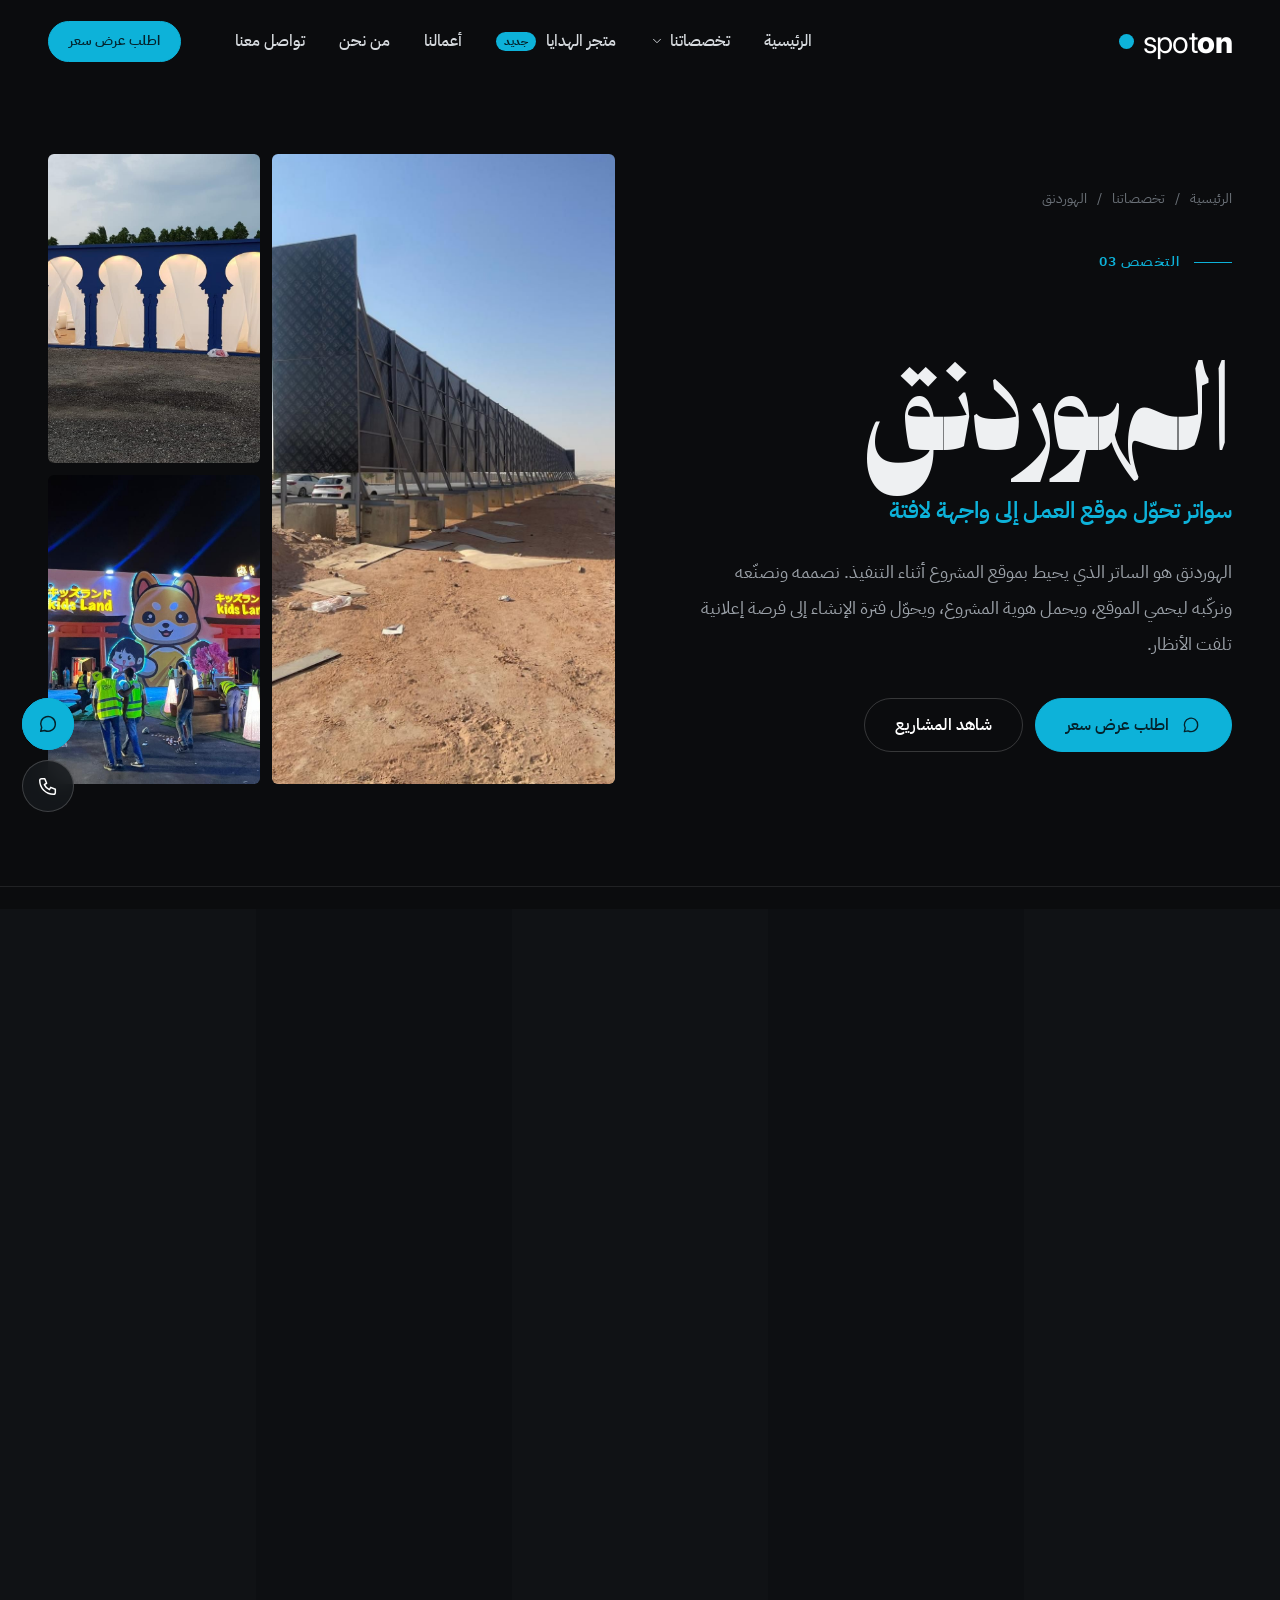
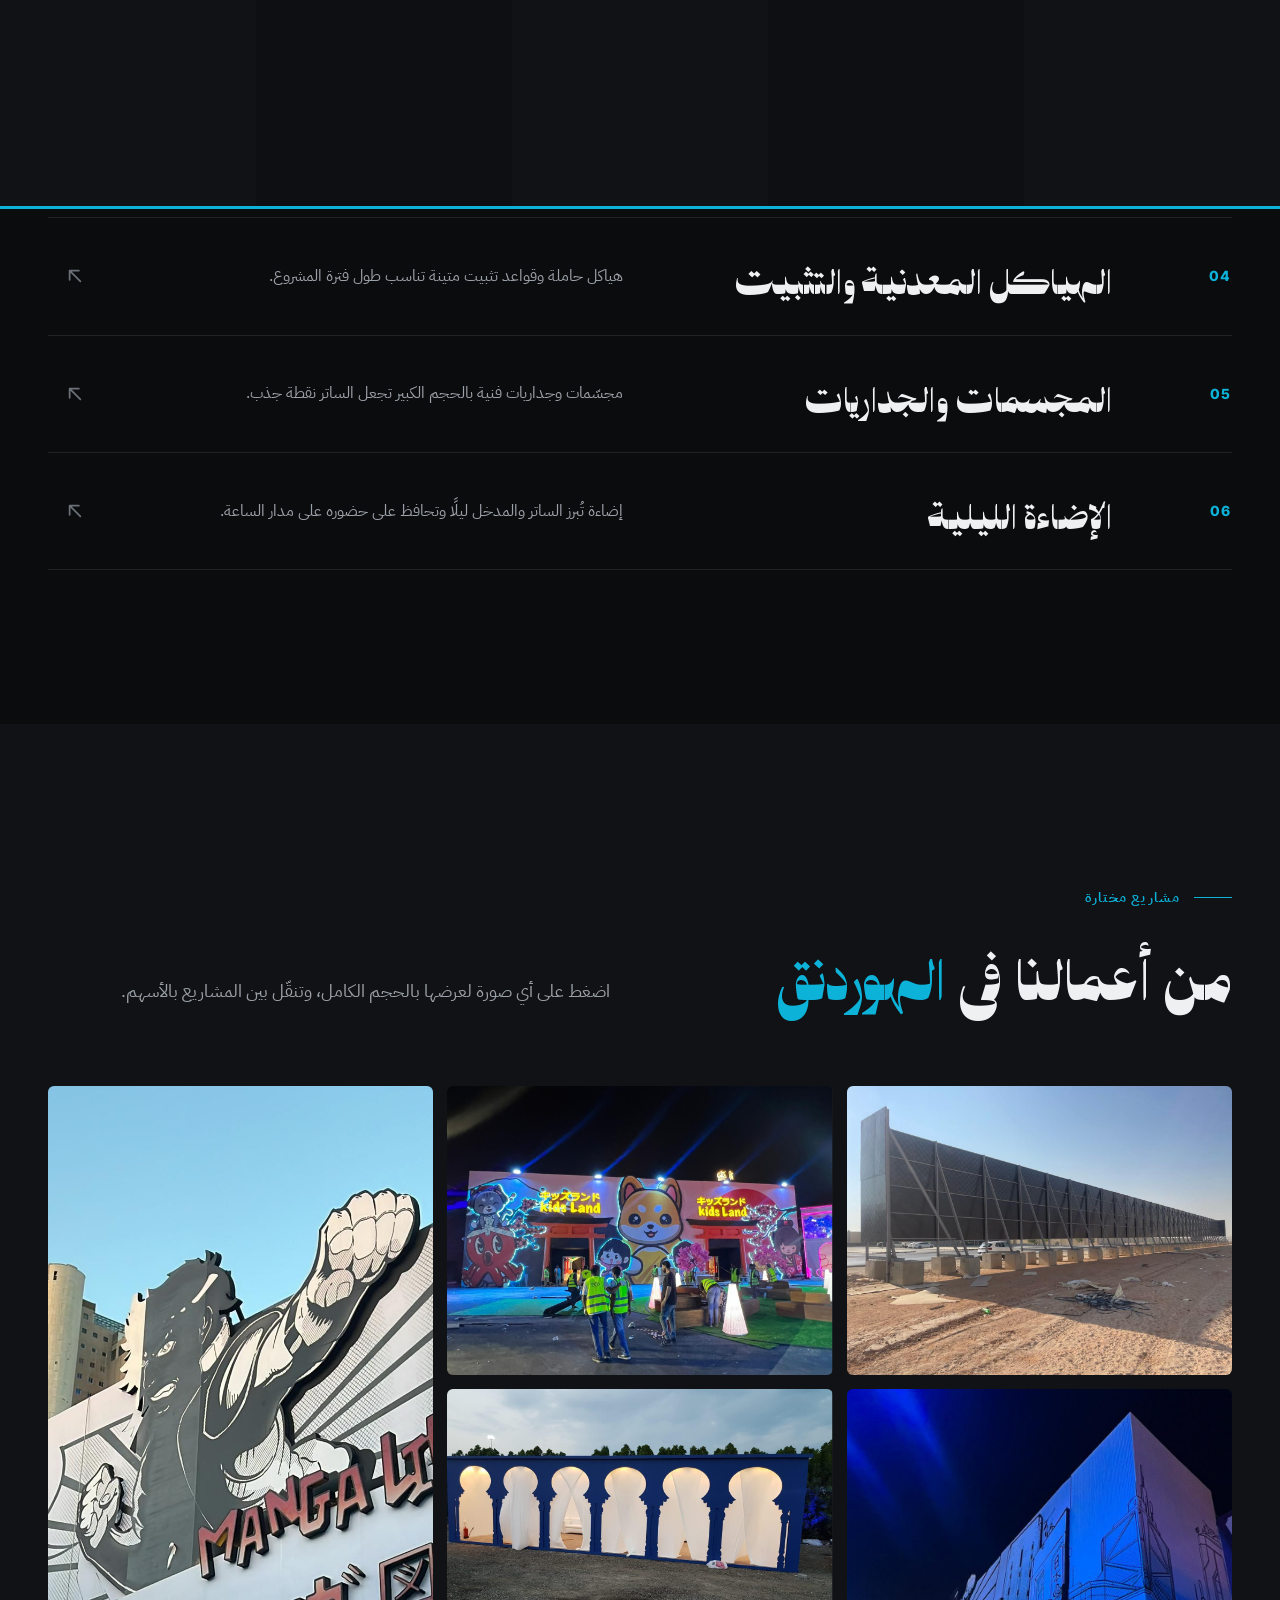
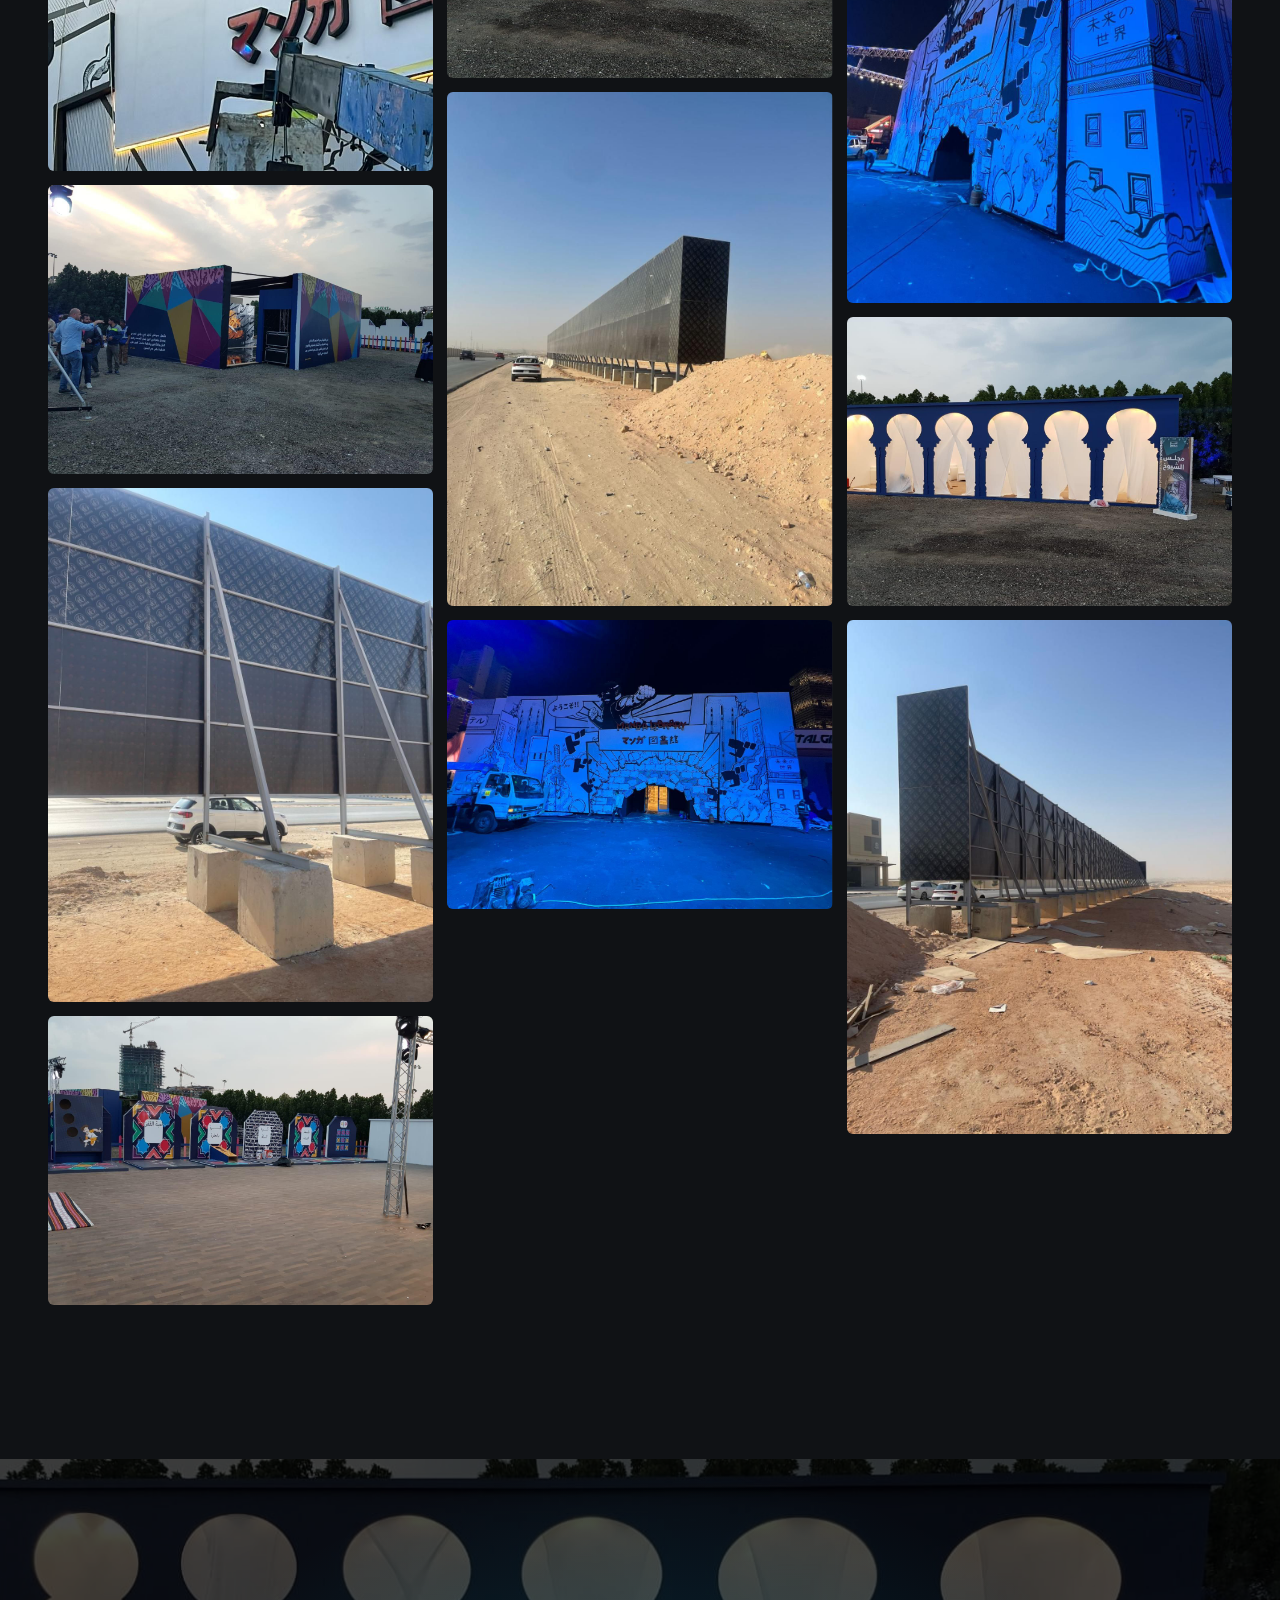
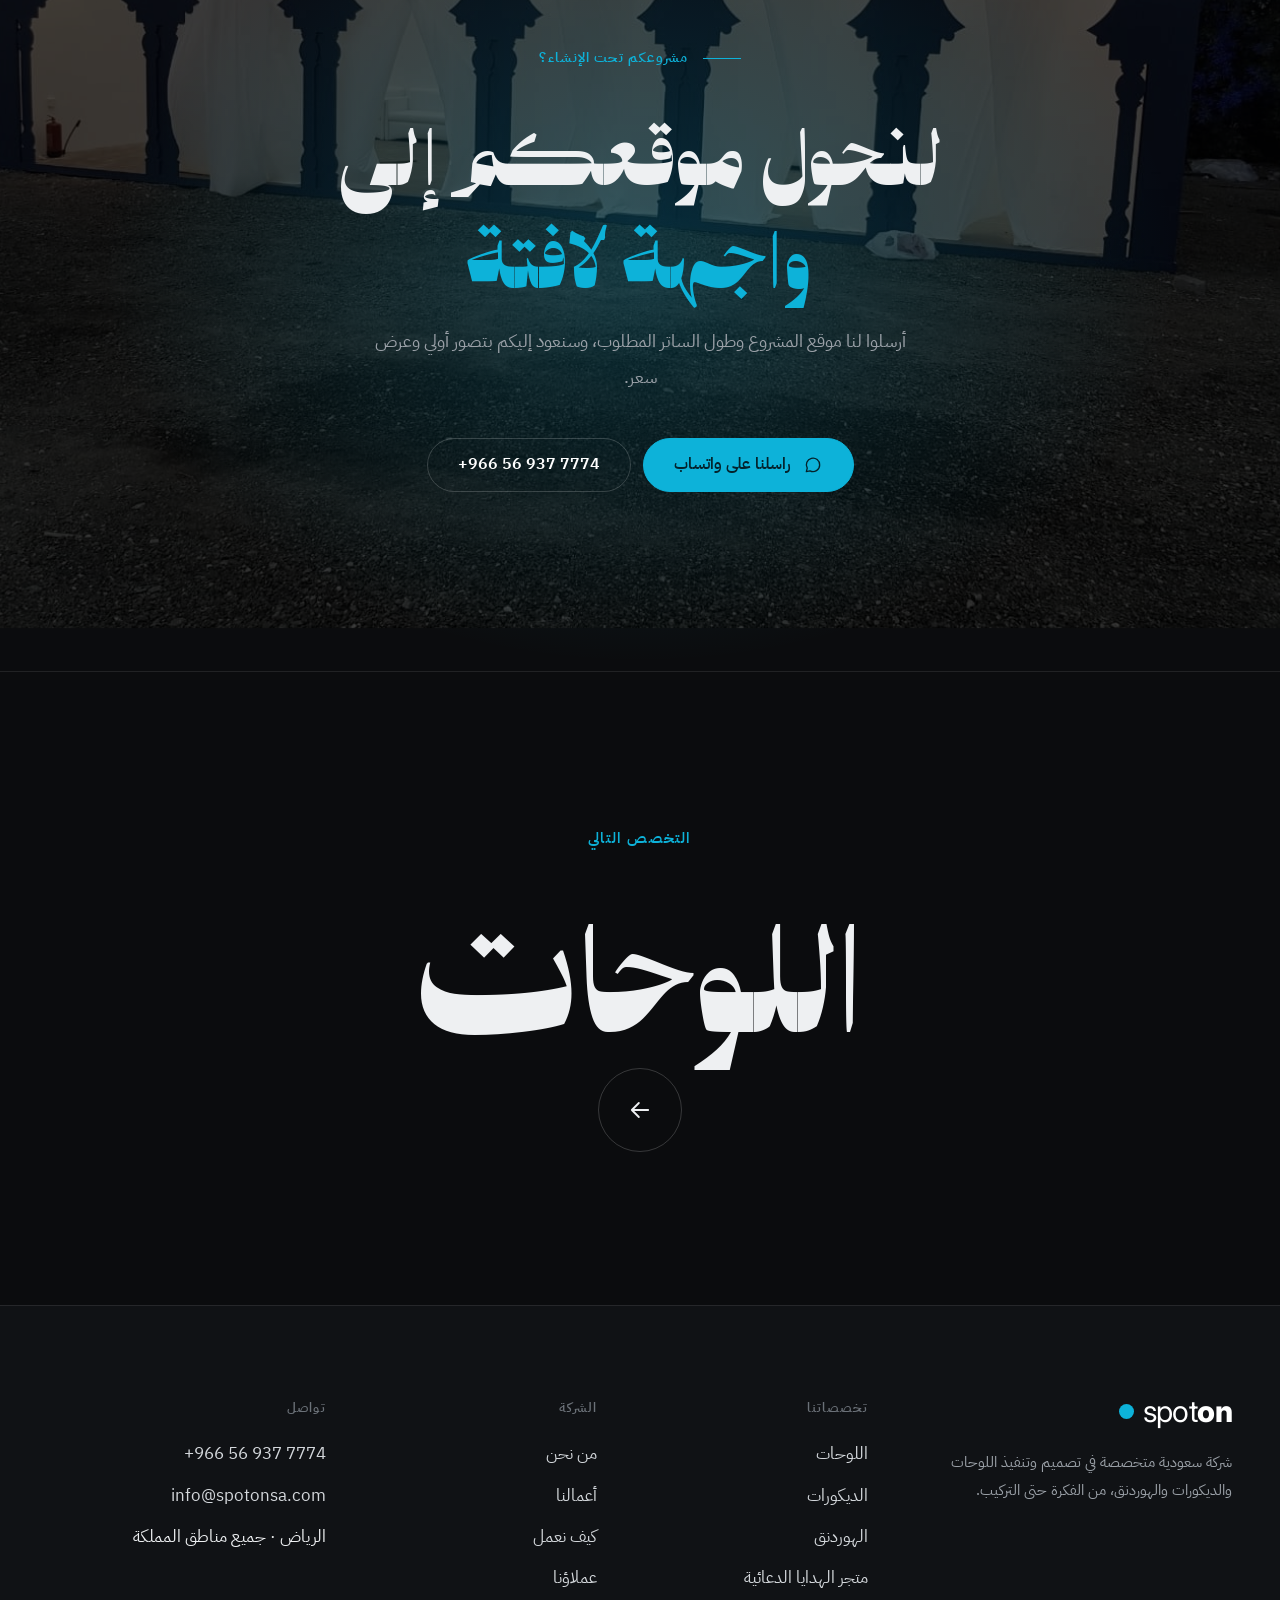
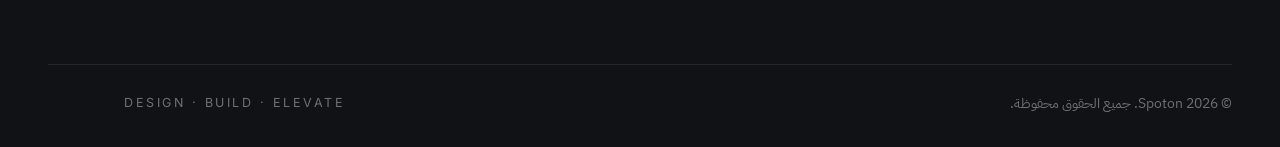
<file: hoarding.html>
<!doctype html>
<html lang="ar" dir="rtl">
<head>
  <meta charset="utf-8">
  <meta name="viewport" content="width=device-width, initial-scale=1">
  <title>الهوردنق | Spoton</title>
  <meta name="description" content="تصميم وتنفيذ الهوردنق (سواتر المشاريع) لمواقع البناء والفعاليات: هياكل معدنية، طباعة بهوية المشروع، مجسّمات وإضاءة ليلية.">
  <meta name="theme-color" content="#0b0c0e">
  <meta property="og:type" content="website">
  <meta property="og:locale" content="ar_SA">
  <meta property="og:title" content="الهوردنق | Spoton">
  <meta property="og:description" content="سواتر تحوّل موقع العمل إلى واجهة لافتة — من التصميم حتى التركيب.">
  <link rel="icon" href="data:image/svg+xml,%3Csvg xmlns='http://www.w3.org/2000/svg' viewBox='0 0 32 32'%3E%3Ccircle cx='16' cy='16' r='13' fill='%230db2d9'/%3E%3C/svg%3E">
  <link rel="preconnect" href="https://fonts.googleapis.com">
  <link rel="preconnect" href="https://fonts.gstatic.com" crossorigin>
  <link href="https://fonts.googleapis.com/css2?family=IBM+Plex+Sans+Arabic:wght@400;500;600&family=Inter:wght@400;800&display=swap" rel="stylesheet">
  <link rel="preload" href="assets/fonts/Palestine-Regular.ttf" as="font" type="font/ttf" crossorigin>
  <link rel="stylesheet" href="assets/styles.css">
  <script>document.documentElement.classList.add('js');</script>
</head>
<body>
  <a class="skip" href="#main">انتقل إلى المحتوى</a>

  <div class="curtain" aria-hidden="true">
    <span style="--i:0"></span><span style="--i:1"></span><span style="--i:2"></span><span style="--i:3"></span><span style="--i:4"></span>
    <div class="curtain-logo"><span class="logo"><span class="dot"></span><span>spot<b>on</b></span></span><div class="curtain-bar"></div></div>
  </div>
  <div class="progress" aria-hidden="true"></div>

  <header class="hdr">
    <div class="container hdr-inner">
      <a class="logo" href="index.html" aria-label="Spoton — الرئيسية"><span class="dot"></span><span>spot<b>on</b></span></a>
      <nav class="nav" aria-label="القائمة الرئيسية">
        <ul>
          <li><a class="nav-link" href="index.html">الرئيسية</a></li>
          <li class="has-drop">
            <button class="nav-link" type="button" aria-expanded="false" aria-controls="drop-services">تخصصاتنا
              <svg viewBox="0 0 24 24" class="ico" aria-hidden="true"><path d="m6 9 6 6 6-6"/></svg>
            </button>
            <div class="drop" id="drop-services">
              <a class="drop-item" href="signage.html"><img src="assets/work/signage/s01.jpg" alt=""><span><b>اللوحات</b><small>حروف مضيئة، واجهات، نيون، وأنظمة إرشاد</small></span><svg viewBox="0 0 24 24" class="ico arr" aria-hidden="true"><path d="M5 12h14M13 6l6 6-6 6"/></svg></a>
              <a class="drop-item" href="decor.html"><img src="assets/work/decor/d03.jpg" alt=""><span><b>الديكورات</b><small>تكسيات، قواطع، كاونترات، ونجارة حسب الطلب</small></span><svg viewBox="0 0 24 24" class="ico arr" aria-hidden="true"><path d="M5 12h14M13 6l6 6-6 6"/></svg></a>
              <a class="drop-item" href="hoarding.html" aria-current="page"><img src="assets/work/hoarding/h05.jpg" alt=""><span><b>الهوردنق</b><small>سواتر مواقع البناء والفعاليات بهوية المشروع</small></span><svg viewBox="0 0 24 24" class="ico arr" aria-hidden="true"><path d="M5 12h14M13 6l6 6-6 6"/></svg></a>
            </div>
          </li>
          <li><a class="nav-link" href="gifts.html">متجر الهدايا<span class="new">جديد</span></a></li>
          <li><a class="nav-link" href="index.html#work">أعمالنا</a></li>
          <li><a class="nav-link" href="index.html#about">من نحن</a></li>
          <li><a class="nav-link" href="#contact">تواصل معنا</a></li>
        </ul>
      </nav>
      <a class="btn btn-cyan btn-sm hdr-cta" href="https://wa.me/966569377774" target="_blank" rel="noopener">اطلب عرض سعر</a>
      <button class="burger" type="button" aria-controls="mnav" aria-expanded="false" aria-label="فتح القائمة"><span></span><span></span></button>
    </div>
  </header>

  <div class="mnav" id="mnav">
    <div class="mnav-strips" aria-hidden="true"><span style="--i:0"></span><span style="--i:1"></span><span style="--i:2"></span><span style="--i:3"></span></div>
    <div class="mnav-body">
      <ol>
        <li style="--i:0"><a href="index.html"><small>01</small>الرئيسية</a></li>
        <li style="--i:1"><a href="signage.html"><small>02</small>اللوحات</a></li>
        <li style="--i:2"><a href="decor.html"><small>03</small>الديكورات</a></li>
        <li style="--i:3"><a href="hoarding.html"><small>04</small>الهوردنق</a></li>
        <li style="--i:4"><a href="gifts.html"><small>05</small>متجر الهدايا</a></li>
        <li style="--i:5"><a href="#contact"><small>06</small>تواصل معنا</a></li>
      </ol>
      <div class="mnav-foot">
        <a href="tel:+966569377774" dir="ltr">+966 56 937 7774</a>
        <a href="mailto:info@spotonsa.com">info@spotonsa.com</a>
        <span>الرياض · جميع مناطق المملكة</span>
      </div>
    </div>
  </div>

  <div class="side-actions">
    <a class="side-btn wa" href="https://wa.me/966569377774" target="_blank" rel="noopener" aria-label="واتساب">
      <svg viewBox="0 0 24 24" class="ico" aria-hidden="true"><path d="M20 12a8 8 0 0 1-11.6 7.1L4 20l1.1-4.2A8 8 0 1 1 20 12Z"/></svg><span class="tip">راسلنا على واتساب</span>
    </a>
    <a class="side-btn" href="tel:+966569377774" aria-label="اتصال">
      <svg viewBox="0 0 24 24" class="ico" aria-hidden="true"><path d="M5 4h3.5l2 5-2.5 1.5a11 11 0 0 0 5.5 5.5L15 13.5l5 2V19a2 2 0 0 1-2 2A15 15 0 0 1 3 6a2 2 0 0 1 2-2"/></svg><span class="tip">اتصل بنا</span>
    </a>
    <button class="side-btn to-top" type="button" aria-label="العودة للأعلى">
      <svg class="ring" viewBox="0 0 54 54" aria-hidden="true"><circle cx="27" cy="27" r="25"/></svg>
      <svg viewBox="0 0 24 24" class="ico" aria-hidden="true"><path d="M12 19V5M6 11l6-6 6 6"/></svg><span class="tip">للأعلى</span>
    </button>
  </div>

  <main id="main">
    <section class="page-hero" id="top">
      <div class="container page-hero-grid">
        <div>
          <nav class="crumbs reveal" aria-label="مسار الصفحة"><a href="index.html">الرئيسية</a><span>/</span><span>تخصصاتنا</span><span>/</span><span aria-current="page">الهوردنق</span></nav>
          <p class="kicker">التخصص 03</p>
          <h1 class="display split">الهوردنق</h1>
          <p class="spec-tag reveal">سواتر تحوّل موقع العمل إلى واجهة لافتة</p>
          <p class="lead reveal">الهوردنق هو الساتر الذي يحيط بموقع المشروع أثناء التنفيذ. نصممه ونصنّعه ونركّبه ليحمي الموقع، ويحمل هوية المشروع، ويحوّل فترة الإنشاء إلى فرصة إعلانية تلفت الأنظار.</p>
          <div class="hero-ctas reveal">
            <a class="btn btn-cyan magnetic" href="https://wa.me/966569377774?text=مرحبًا%20Spoton،%20أرغب%20في%20عرض%20سعر%20لساتر%20مشروع" target="_blank" rel="noopener">
              <svg viewBox="0 0 24 24" class="ico" aria-hidden="true"><path d="M20 12a8 8 0 0 1-11.6 7.1L4 20l1.1-4.2A8 8 0 1 1 20 12Z"/></svg>اطلب عرض سعر
            </a>
            <a class="btn magnetic" href="#gallery">شاهد المشاريع</a>
          </div>
        </div>
        <div class="page-hero-media">
          <div class="curtain-img"><img src="assets/work/hoarding/h02.jpg" width="960" height="1280" alt="ساتر معدني ممتد بطول موقع مشروع"></div>
          <div class="col">
            <div class="curtain-img"><img src="assets/work/hoarding/h05.jpg" width="1280" height="960" alt="ساتر فعالية بأقواس تراثية"></div>
            <div class="curtain-img"><img src="assets/work/hoarding/h08.jpg" width="1280" height="960" alt="واجهة فعالية بشخصيات مجسّمة"></div>
          </div>
        </div>
      </div>
    </section>

    <div class="marquee" aria-hidden="true">
      <div class="marquee-track">
        <span class="word">مواقع البناء</span><svg class="star" viewBox="0 0 24 24"><path fill="currentColor" d="M12 0c.6 6.4 5.6 11.4 12 12-6.4.6-11.4 5.6-12 12-.6-6.4-5.6-11.4-12-12C6.4 11.4 11.4 6.4 12 0Z"/></svg>
        <span class="word fill">الفعاليات</span><svg class="star" viewBox="0 0 24 24"><path fill="currentColor" d="M12 0c.6 6.4 5.6 11.4 12 12-6.4.6-11.4 5.6-12 12-.6-6.4-5.6-11.4-12-12C6.4 11.4 11.4 6.4 12 0Z"/></svg>
        <span class="word">المجسّمات</span><svg class="star" viewBox="0 0 24 24"><path fill="currentColor" d="M12 0c.6 6.4 5.6 11.4 12 12-6.4.6-11.4 5.6-12 12-.6-6.4-5.6-11.4-12-12C6.4 11.4 11.4 6.4 12 0Z"/></svg>
        <span class="word fill">الإضاءة</span><svg class="star" viewBox="0 0 24 24"><path fill="currentColor" d="M12 0c.6 6.4 5.6 11.4 12 12-6.4.6-11.4 5.6-12 12-.6-6.4-5.6-11.4-12-12C6.4 11.4 11.4 6.4 12 0Z"/></svg>
        <span class="word">مواقع البناء</span><svg class="star" viewBox="0 0 24 24"><path fill="currentColor" d="M12 0c.6 6.4 5.6 11.4 12 12-6.4.6-11.4 5.6-12 12-.6-6.4-5.6-11.4-12-12C6.4 11.4 11.4 6.4 12 0Z"/></svg>
        <span class="word fill">الفعاليات</span><svg class="star" viewBox="0 0 24 24"><path fill="currentColor" d="M12 0c.6 6.4 5.6 11.4 12 12-6.4.6-11.4 5.6-12 12-.6-6.4-5.6-11.4-12-12C6.4 11.4 11.4 6.4 12 0Z"/></svg>
        <span class="word">المجسّمات</span><svg class="star" viewBox="0 0 24 24"><path fill="currentColor" d="M12 0c.6 6.4 5.6 11.4 12 12-6.4.6-11.4 5.6-12 12-.6-6.4-5.6-11.4-12-12C6.4 11.4 11.4 6.4 12 0Z"/></svg>
        <span class="word fill">الإضاءة</span><svg class="star" viewBox="0 0 24 24"><path fill="currentColor" d="M12 0c.6 6.4 5.6 11.4 12 12-6.4.6-11.4 5.6-12 12-.6-6.4-5.6-11.4-12-12C6.4 11.4 11.4 6.4 12 0Z"/></svg>
      </div>
    </div>

    <section class="section" id="services">
      <div class="container">
        <div class="section-head">
          <div>
            <p class="kicker">ماذا نقدم</p>
            <h2 class="display-2 split">سواتر مشاريع <span class="accent">تُرى من بعيد</span></h2>
          </div>
          <p class="lead reveal">من الساتر الممتد بطول موقع الإنشاء إلى مداخل الفعاليات المجسّمة والمضاءة، نتولى التصميم والتصنيع والتركيب.</p>
        </div>
        <ol class="svc-list">
          <li class="svc reveal" data-img="assets/work/hoarding/h01.jpg"><span class="svc-n">01</span><h3>سواتر مواقع البناء</h3><p>سواتر معدنية بارتفاعات مختلفة تحيط بالموقع وتحميه وتحمل هوية المشروع.</p><svg viewBox="0 0 24 24" class="ico arr" aria-hidden="true"><path d="M5 12h14M13 6l6 6-6 6"/></svg></li>
          <li class="svc reveal" data-img="assets/work/hoarding/h05.jpg"><span class="svc-n">02</span><h3>سواتر الفعاليات والمهرجانات</h3><p>مداخل وأسوار فعاليات بتصاميم مميزة تصنع الانطباع الأول للزوار.</p><svg viewBox="0 0 24 24" class="ico arr" aria-hidden="true"><path d="M5 12h14M13 6l6 6-6 6"/></svg></li>
          <li class="svc reveal" data-img="assets/work/hoarding/h07.jpg"><span class="svc-n">03</span><h3>الطباعة والتغليف بالهوية</h3><p>طباعة بأحجام كبيرة وتغليف كامل للسواتر بهوية المشروع أو العلامة.</p><svg viewBox="0 0 24 24" class="ico arr" aria-hidden="true"><path d="M5 12h14M13 6l6 6-6 6"/></svg></li>
          <li class="svc reveal" data-img="assets/work/hoarding/h04.jpg"><span class="svc-n">04</span><h3>الهياكل المعدنية والتثبيت</h3><p>هياكل حاملة وقواعد تثبيت متينة تناسب طول فترة المشروع.</p><svg viewBox="0 0 24 24" class="ico arr" aria-hidden="true"><path d="M5 12h14M13 6l6 6-6 6"/></svg></li>
          <li class="svc reveal" data-img="assets/work/hoarding/h12.jpg"><span class="svc-n">05</span><h3>المجسّمات والجداريات</h3><p>مجسّمات وجداريات فنية بالحجم الكبير تجعل الساتر نقطة جذب.</p><svg viewBox="0 0 24 24" class="ico arr" aria-hidden="true"><path d="M5 12h14M13 6l6 6-6 6"/></svg></li>
          <li class="svc reveal" data-img="assets/work/hoarding/h06.jpg"><span class="svc-n">06</span><h3>الإضاءة الليلية</h3><p>إضاءة تُبرز الساتر والمدخل ليلًا وتحافظ على حضوره على مدار الساعة.</p><svg viewBox="0 0 24 24" class="ico arr" aria-hidden="true"><path d="M5 12h14M13 6l6 6-6 6"/></svg></li>
        </ol>
      </div>
    </section>

    <section class="section" id="gallery" style="background:var(--bg-2)">
      <div class="container">
        <div class="section-head">
          <div>
            <p class="kicker">مشاريع مختارة</p>
            <h2 class="display-2 split">من أعمالنا في <span class="accent">الهوردنق</span></h2>
          </div>
          <p class="lead reveal">اضغط على أي صورة لعرضها بالحجم الكامل، وتنقّل بين المشاريع بالأسهم.</p>
        </div>
        <div class="gallery">
          <button class="tile" type="button"><img src="assets/work/hoarding/h01.jpg" width="1280" height="960" loading="lazy" alt="ساتر موقع إنشاءات على طريق رئيسي"><span class="tile-plus" aria-hidden="true"><svg viewBox="0 0 24 24" class="ico"><path d="M12 5v14M5 12h14"/></svg></span><span class="tile-cap"><small>مواقع البناء</small><span>ساتر موقع على طريق رئيسي</span></span></button>
          <button class="tile" type="button"><img src="assets/work/hoarding/h09.jpg" width="960" height="1280" loading="lazy" alt="ساتر بتصميم فني مرسوم"><span class="tile-plus" aria-hidden="true"><svg viewBox="0 0 24 24" class="ico"><path d="M12 5v14M5 12h14"/></svg></span><span class="tile-cap"><small>جداريات</small><span>ساتر بتصميم فني مرسوم</span></span></button>
          <button class="tile" type="button"><img src="assets/work/hoarding/h05.jpg" width="1280" height="960" loading="lazy" alt="ساتر فعالية بأقواس تراثية"><span class="tile-plus" aria-hidden="true"><svg viewBox="0 0 24 24" class="ico"><path d="M12 5v14M5 12h14"/></svg></span><span class="tile-cap"><small>فعاليات</small><span>ساتر فعالية بأقواس تراثية</span></span></button>
          <button class="tile" type="button"><img src="assets/work/hoarding/h02.jpg" width="960" height="1280" loading="lazy" alt="ساتر ممتد بطول الموقع"><span class="tile-plus" aria-hidden="true"><svg viewBox="0 0 24 24" class="ico"><path d="M12 5v14M5 12h14"/></svg></span><span class="tile-cap"><small>مواقع البناء</small><span>ساتر بطول الموقع</span></span></button>
          <button class="tile" type="button"><img src="assets/work/hoarding/h08.jpg" width="1280" height="960" loading="lazy" alt="واجهة فعالية بشخصيات مجسّمة"><span class="tile-plus" aria-hidden="true"><svg viewBox="0 0 24 24" class="ico"><path d="M12 5v14M5 12h14"/></svg></span><span class="tile-cap"><small>فعاليات</small><span>واجهة فعالية بشخصيات مجسّمة</span></span></button>
          <button class="tile" type="button"><img src="assets/work/hoarding/h06.jpg" width="1280" height="960" loading="lazy" alt="أقواس مضاءة لمدخل فعالية"><span class="tile-plus" aria-hidden="true"><svg viewBox="0 0 24 24" class="ico"><path d="M12 5v14M5 12h14"/></svg></span><span class="tile-cap"><small>فعاليات</small><span>أقواس مضاءة لمدخل فعالية</span></span></button>
          <button class="tile" type="button"><img src="assets/work/hoarding/h03.jpg" width="960" height="1280" loading="lazy" alt="هيكل ساتر مرتفع"><span class="tile-plus" aria-hidden="true"><svg viewBox="0 0 24 24" class="ico"><path d="M12 5v14M5 12h14"/></svg></span><span class="tile-cap"><small>مواقع البناء</small><span>هيكل ساتر مرتفع</span></span></button>
          <button class="tile" type="button"><img src="assets/work/hoarding/h10.jpg" width="1280" height="960" loading="lazy" alt="مدخل فعالية بتصميم مرسوم"><span class="tile-plus" aria-hidden="true"><svg viewBox="0 0 24 24" class="ico"><path d="M12 5v14M5 12h14"/></svg></span><span class="tile-cap"><small>فعاليات</small><span>مدخل فعالية بتصميم مرسوم</span></span></button>
          <button class="tile" type="button"><img src="assets/work/hoarding/h12.jpg" width="720" height="1280" loading="lazy" alt="جدارية فنية بالحجم الكبير"><span class="tile-plus" aria-hidden="true"><svg viewBox="0 0 24 24" class="ico"><path d="M12 5v14M5 12h14"/></svg></span><span class="tile-cap"><small>جداريات</small><span>جدارية فنية بالحجم الكبير</span></span></button>
          <button class="tile" type="button"><img src="assets/work/hoarding/h07.jpg" width="1280" height="960" loading="lazy" alt="ساتر بتصميم هندسي ملوّن"><span class="tile-plus" aria-hidden="true"><svg viewBox="0 0 24 24" class="ico"><path d="M12 5v14M5 12h14"/></svg></span><span class="tile-cap"><small>فعاليات</small><span>ساتر بتصميم هندسي ملوّن</span></span></button>
          <button class="tile" type="button"><img src="assets/work/hoarding/h04.jpg" width="960" height="1280" loading="lazy" alt="تفاصيل الهيكل والتثبيت"><span class="tile-plus" aria-hidden="true"><svg viewBox="0 0 24 24" class="ico"><path d="M12 5v14M5 12h14"/></svg></span><span class="tile-cap"><small>هياكل</small><span>تفاصيل الهيكل والتثبيت</span></span></button>
          <button class="tile" type="button"><img src="assets/work/hoarding/h11.jpg" width="1280" height="960" loading="lazy" alt="ألواح ملوّنة لمنطقة فعاليات"><span class="tile-plus" aria-hidden="true"><svg viewBox="0 0 24 24" class="ico"><path d="M12 5v14M5 12h14"/></svg></span><span class="tile-cap"><small>فعاليات</small><span>ألواح ملوّنة لمنطقة فعاليات</span></span></button>
        </div>
      </div>
    </section>

    <section class="cta" id="contact">
      <div class="cta-bg"><img src="assets/work/hoarding/h06.jpg" width="1280" height="960" loading="lazy" alt="" data-parallax="0.12"></div>
      <div class="container">
        <p class="kicker">مشروعكم تحت الإنشاء؟</p>
        <h2 class="display split">لنحوّل موقعكم إلى <span class="accent">واجهة لافتة</span></h2>
        <p class="lead reveal">أرسلوا لنا موقع المشروع وطول الساتر المطلوب، وسنعود إليكم بتصور أولي وعرض سعر.</p>
        <div class="hero-ctas reveal">
          <a class="btn btn-cyan magnetic" href="https://wa.me/966569377774?text=مرحبًا%20Spoton،%20أرغب%20في%20عرض%20سعر%20لساتر%20مشروع" target="_blank" rel="noopener">
            <svg viewBox="0 0 24 24" class="ico" aria-hidden="true"><path d="M20 12a8 8 0 0 1-11.6 7.1L4 20l1.1-4.2A8 8 0 1 1 20 12Z"/></svg>راسلنا على واتساب
          </a>
          <a class="btn magnetic" href="tel:+966569377774"><span dir="ltr">+966 56 937 7774</span></a>
        </div>
      </div>
    </section>

    <a class="next-spec" href="signage.html">
      <img src="assets/work/signage/s02.jpg" width="960" height="1280" loading="lazy" alt="">
      <div class="container">
        <small>التخصص التالي</small>
        <span class="display">اللوحات</span>
        <span class="circle" aria-hidden="true"><svg viewBox="0 0 24 24" class="ico"><path d="M5 12h14M13 6l6 6-6 6"/></svg></span>
      </div>
    </a>
  </main>

  <footer class="footer">
    <div class="container">
      <div class="footer-grid">
        <div class="footer-about">
          <a class="logo" href="index.html" aria-label="Spoton"><span class="dot"></span><span>spot<b>on</b></span></a>
          <p>شركة سعودية متخصصة في تصميم وتنفيذ اللوحات والديكورات والهوردنق، من الفكرة حتى التركيب.</p>
        </div>
        <div>
          <h4>تخصصاتنا</h4>
          <ul><li><a href="signage.html">اللوحات</a></li><li><a href="decor.html">الديكورات</a></li><li><a href="hoarding.html">الهوردنق</a></li><li><a href="gifts.html">متجر الهدايا الدعائية</a></li></ul>
        </div>
        <div>
          <h4>الشركة</h4>
          <ul><li><a href="index.html#about">من نحن</a></li><li><a href="index.html#work">أعمالنا</a></li><li><a href="index.html#process">كيف نعمل</a></li><li><a href="index.html#clients">عملاؤنا</a></li></ul>
        </div>
        <div>
          <h4>تواصل</h4>
          <ul>
            <li><a href="tel:+966569377774" dir="ltr">+966 56 937 7774</a></li>
            <li><a href="mailto:info@spotonsa.com">info@spotonsa.com</a></li>
            <li>الرياض · جميع مناطق المملكة</li>
          </ul>
        </div>
      </div>
      <div class="footer-bottom">
        <span>© <span data-year>2026</span> Spoton. جميع الحقوق محفوظة.</span>
        <span class="tagline">Design · Build · Elevate</span>
      </div>
    </div>
  </footer>

  <div class="hover-preview" aria-hidden="true"><img alt=""></div>

  <div class="lightbox" role="dialog" aria-modal="true" aria-label="عرض المشروع" aria-hidden="true">
    <div class="lb-bg"></div>
    <div class="lb-top"><span class="lb-count"></span><button class="lb-btn lb-close" type="button" aria-label="إغلاق"><svg viewBox="0 0 24 24" class="ico" aria-hidden="true"><path d="M6 6l12 12M18 6 6 18"/></svg></button></div>
    <div class="lb-stage"><img alt=""></div>
    <div class="lb-bottom"><div class="lb-cap"></div></div>
    <button class="lb-btn lb-nav lb-prev" type="button" aria-label="السابق"><svg viewBox="0 0 24 24" class="ico" aria-hidden="true"><path d="M19 12H5M11 6l-6 6 6 6"/></svg></button>
    <button class="lb-btn lb-nav lb-next" type="button" aria-label="التالي"><svg viewBox="0 0 24 24" class="ico" aria-hidden="true"><path d="M5 12h14M13 6l6 6-6 6"/></svg></button>
  </div>

  <script src="assets/main.js"></script>
</body>
</html>
</file>
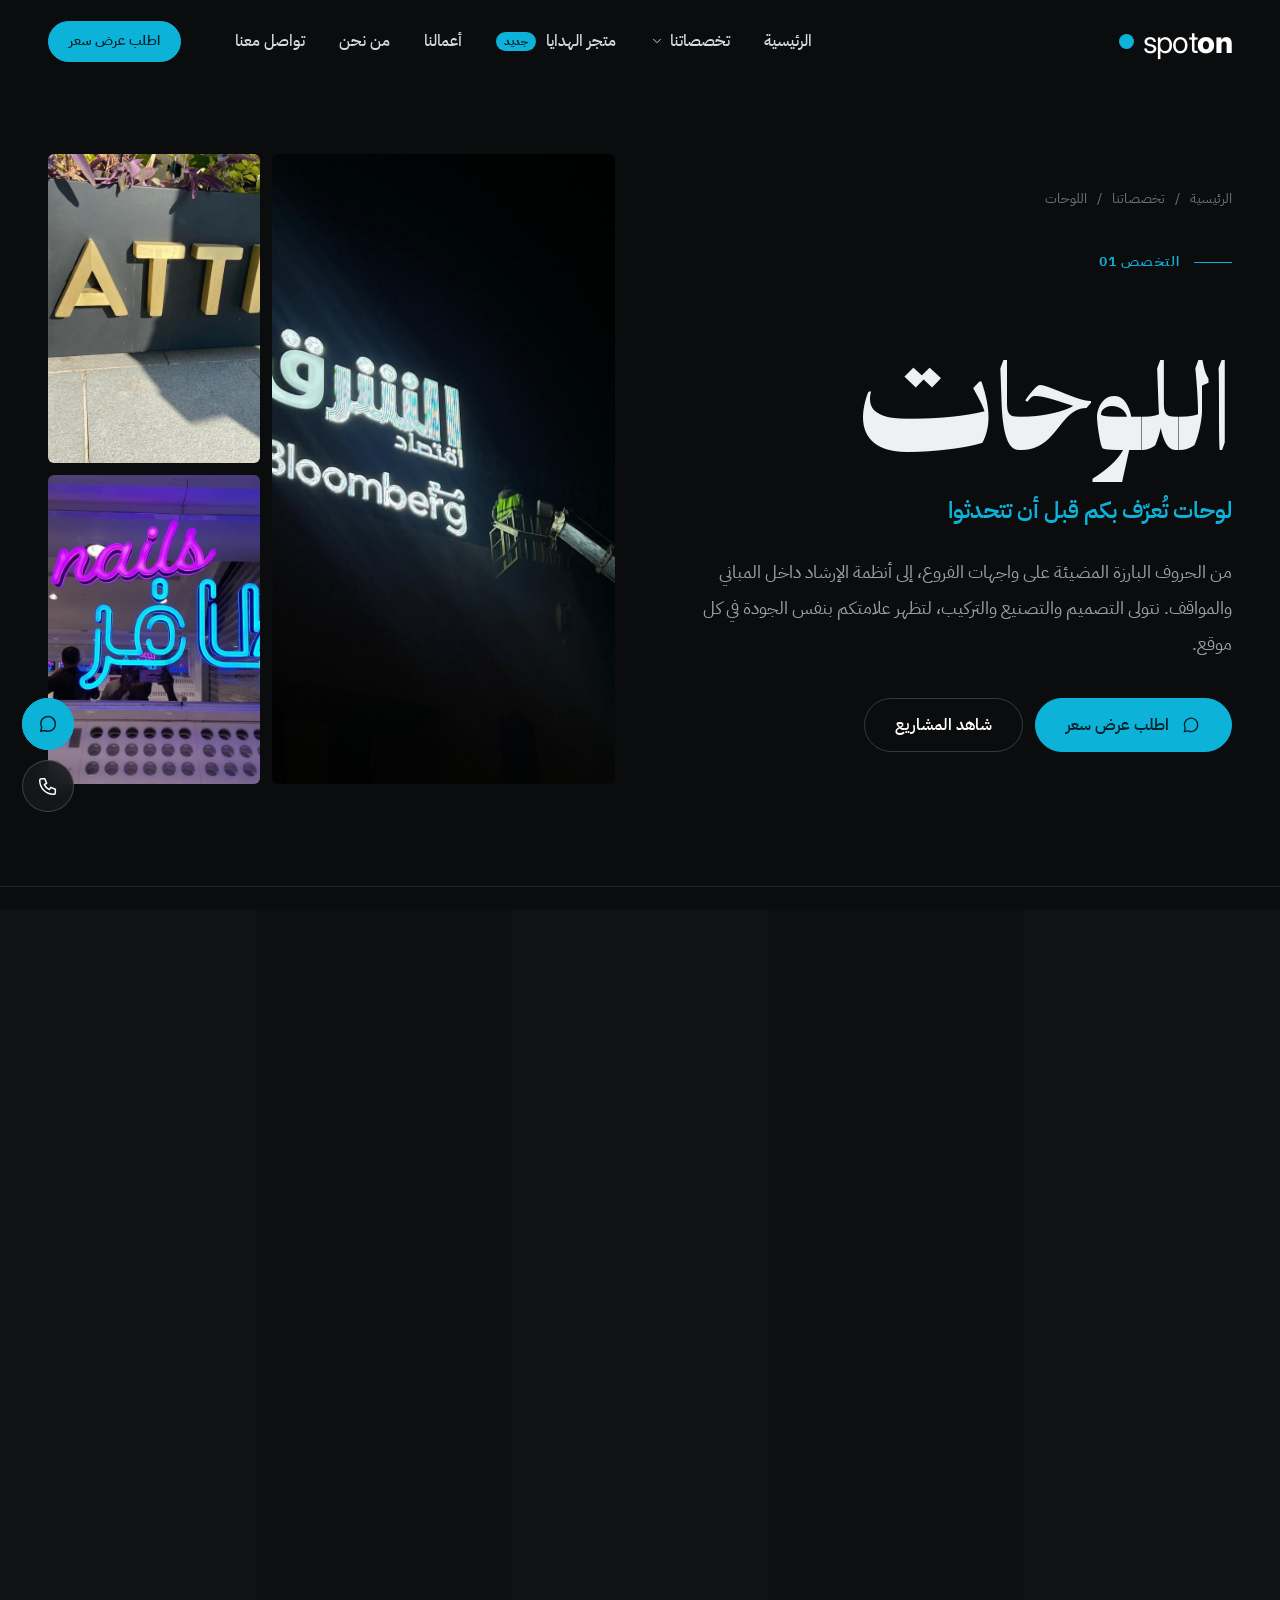
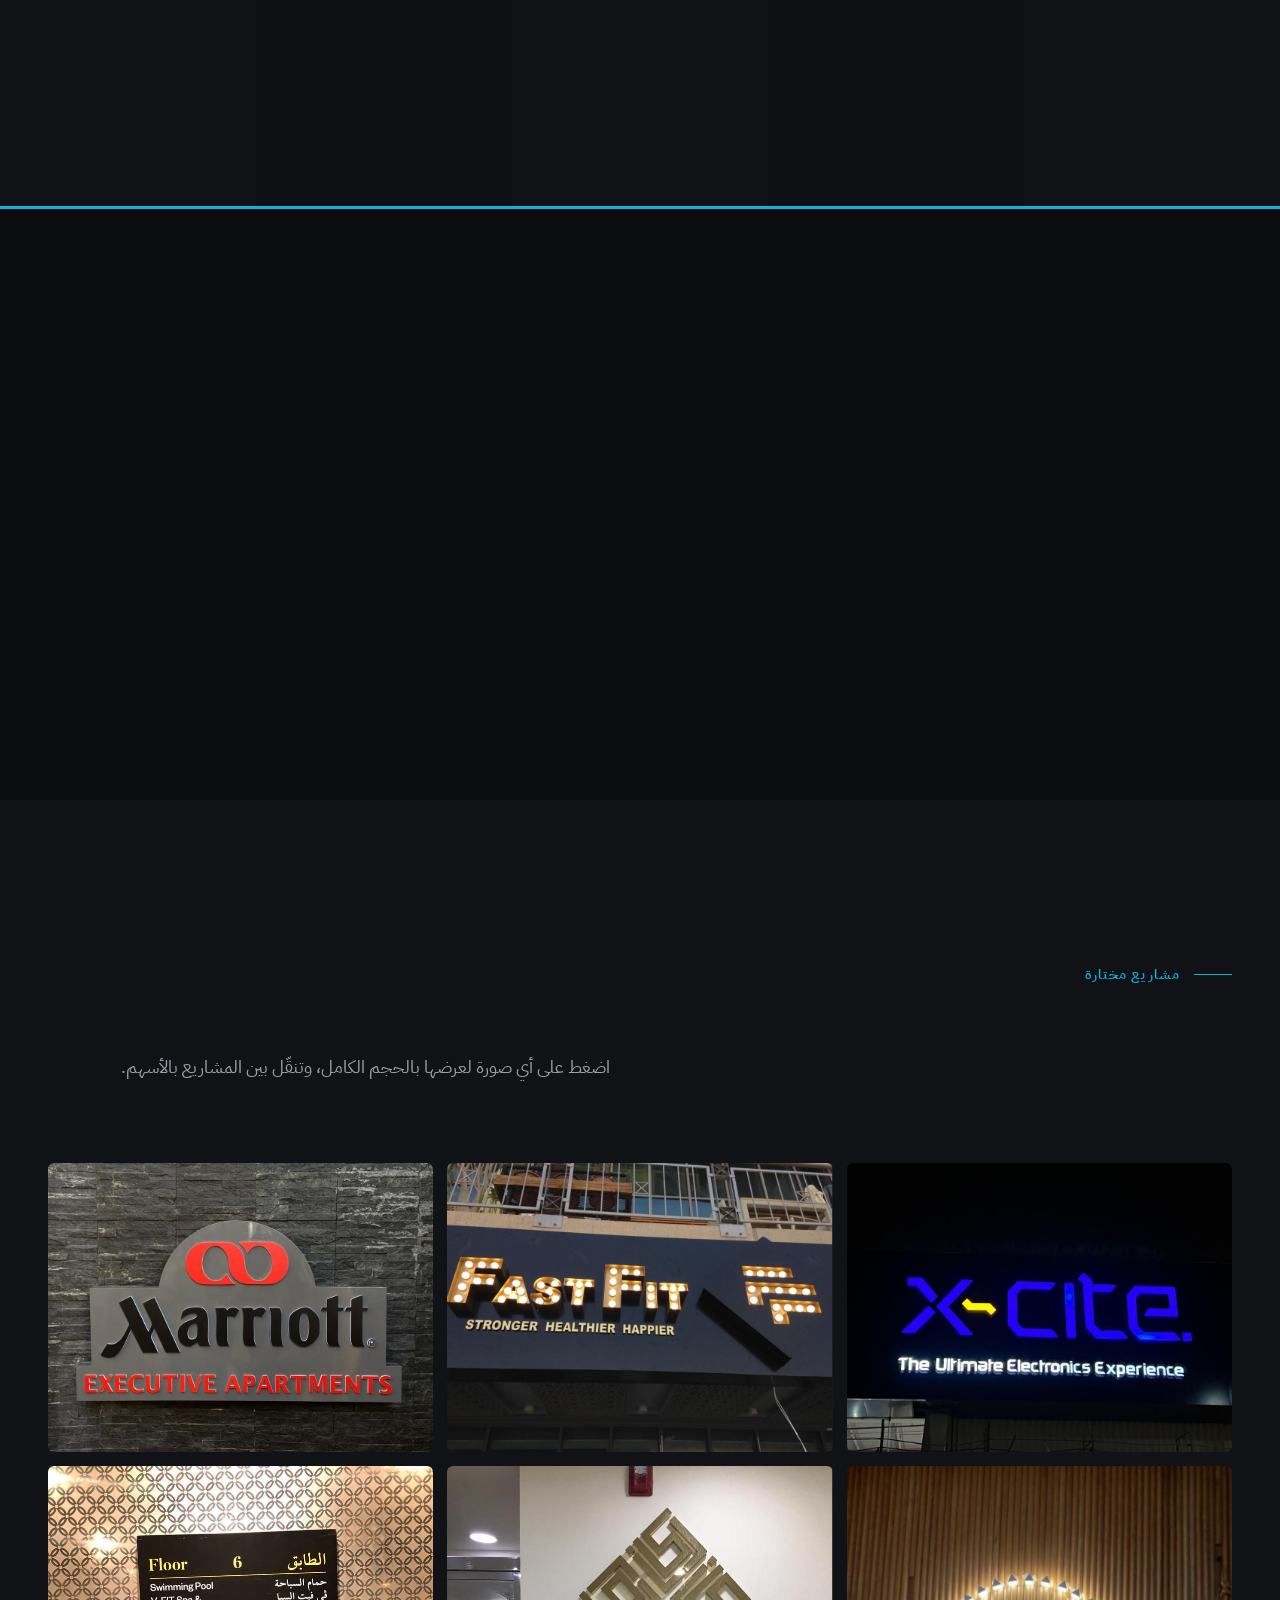
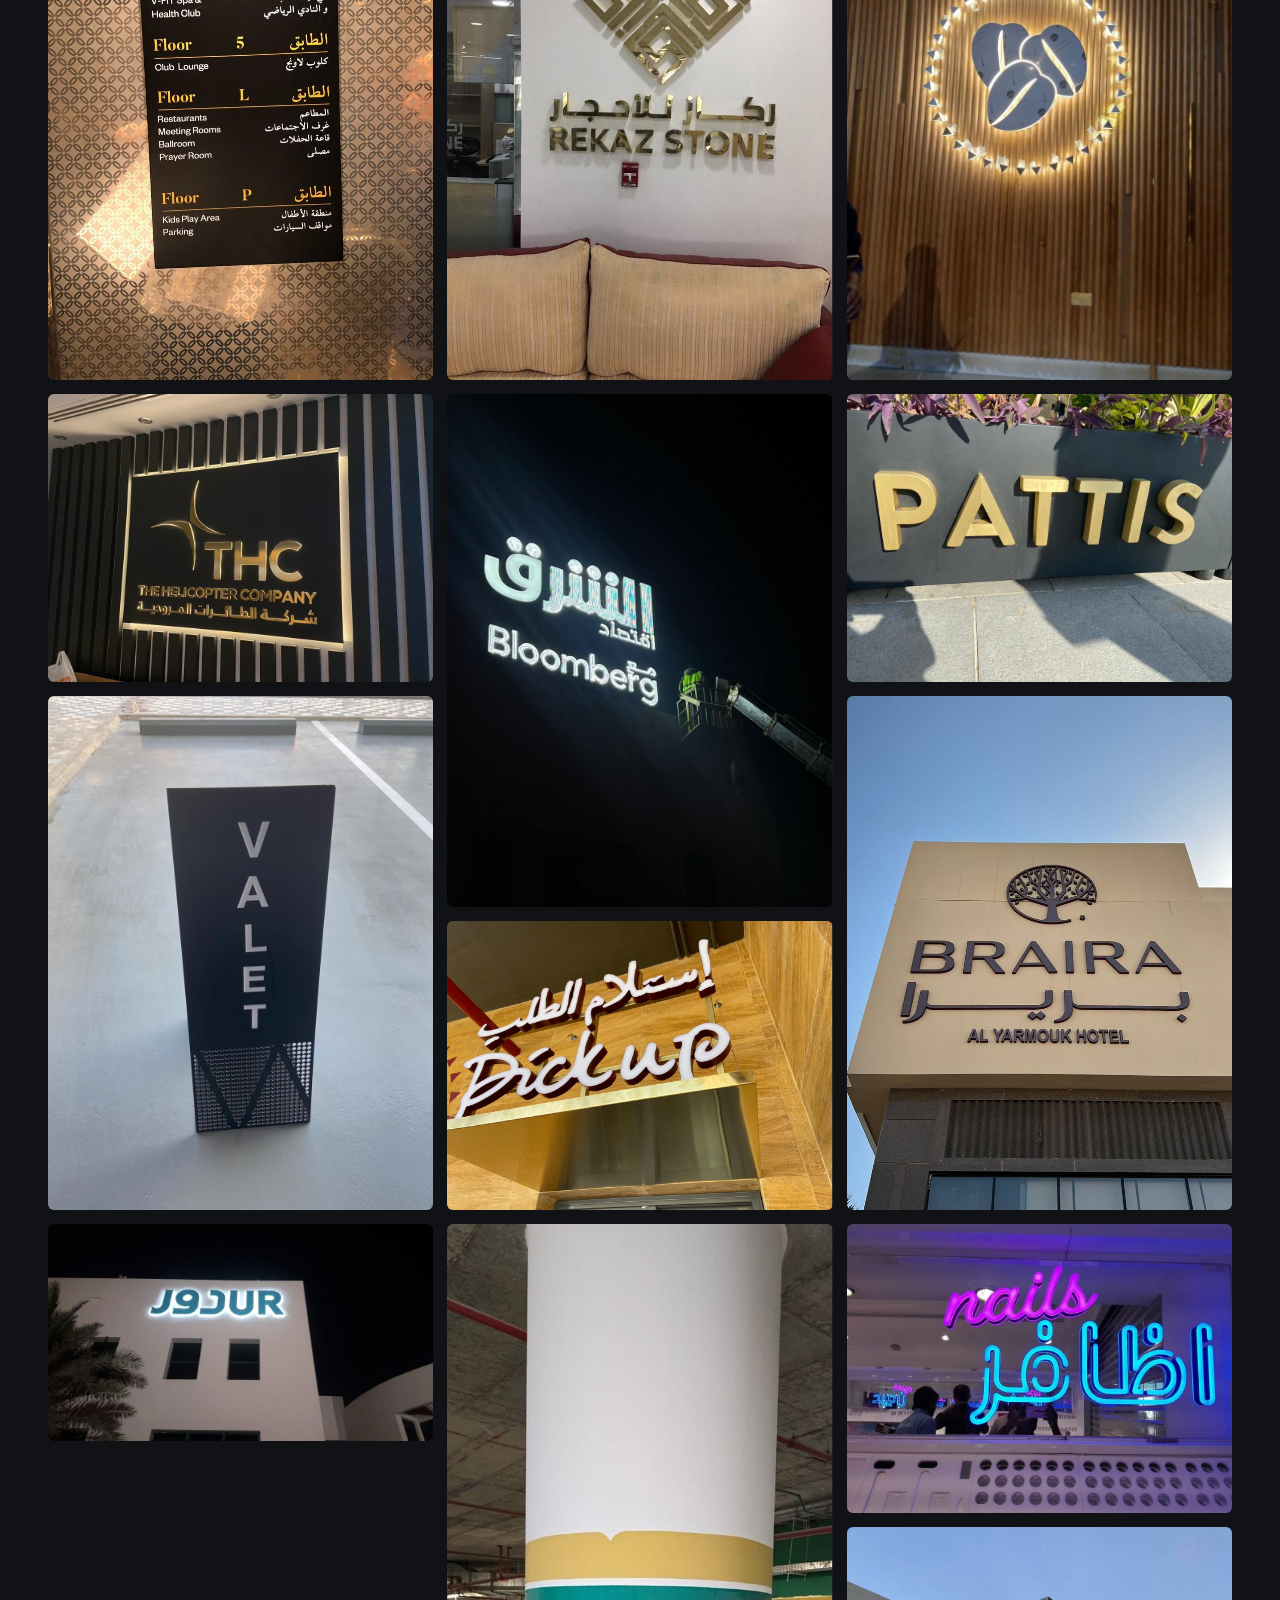
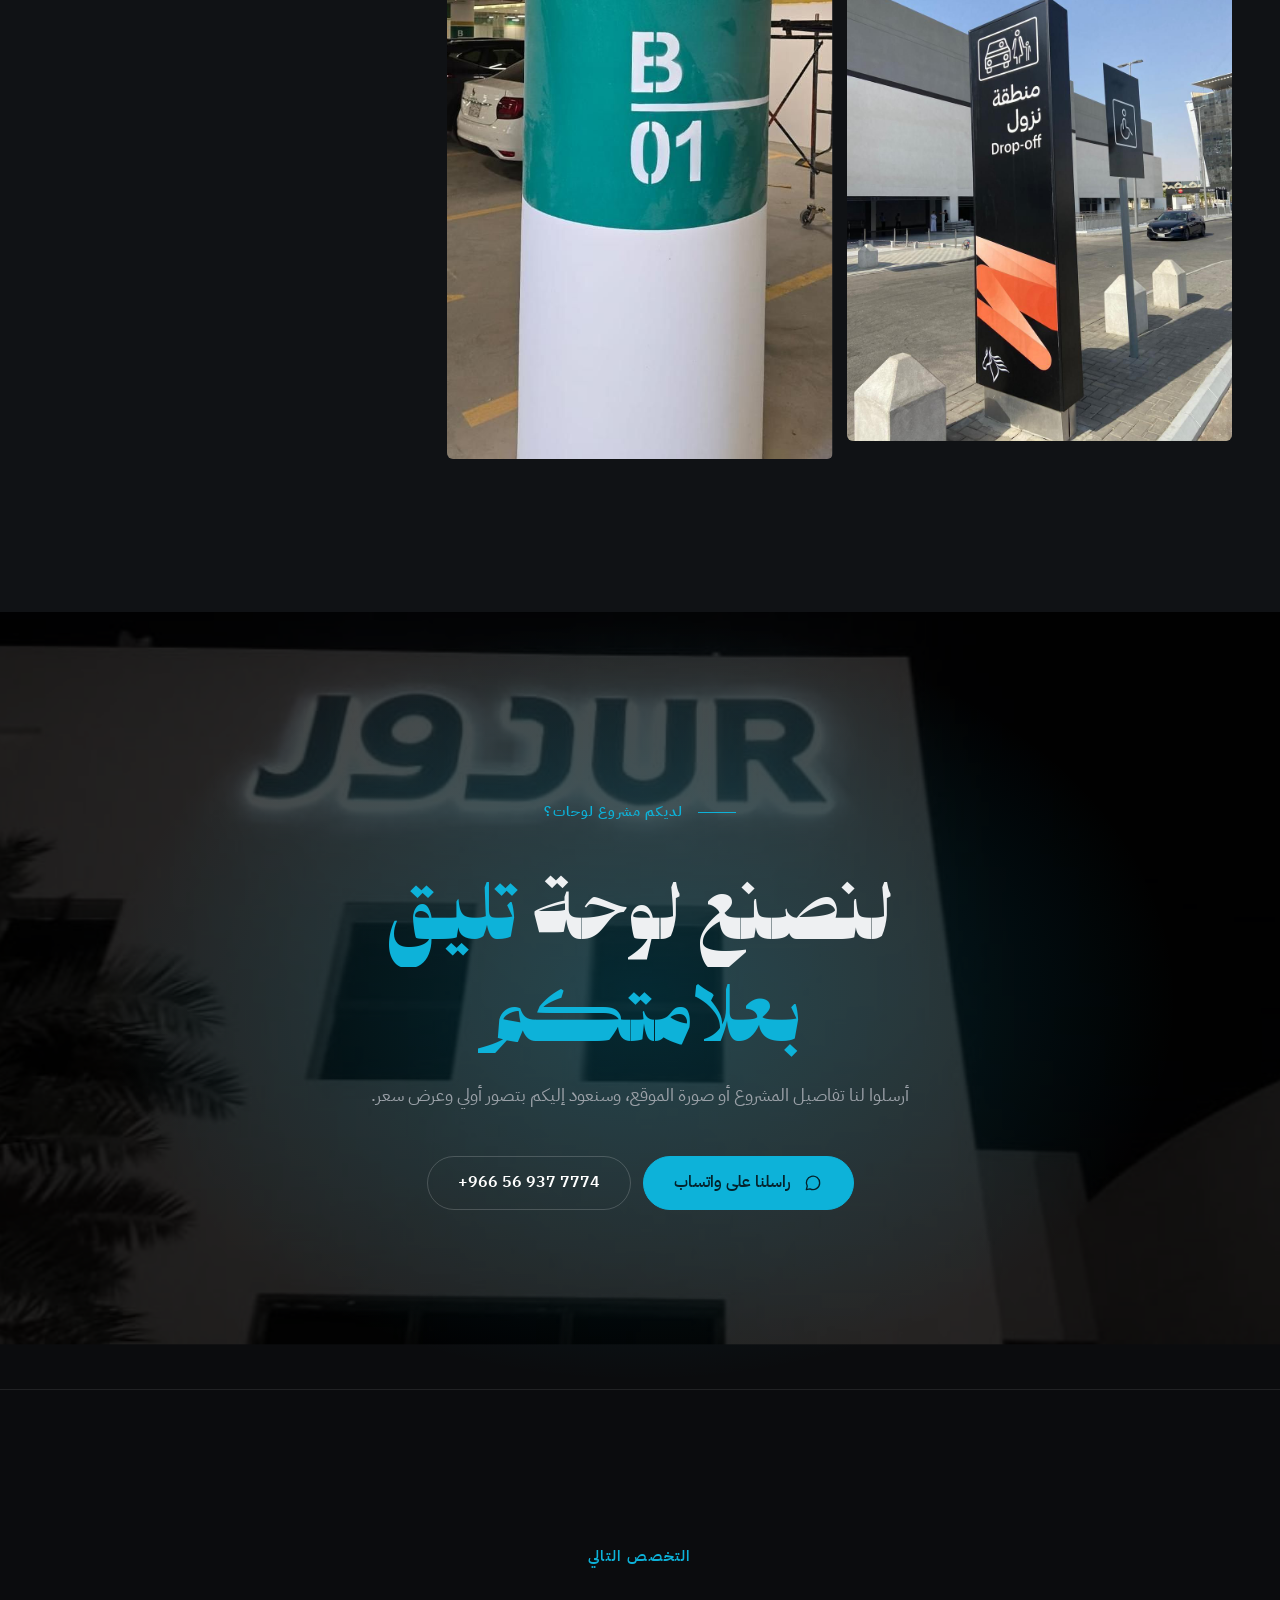
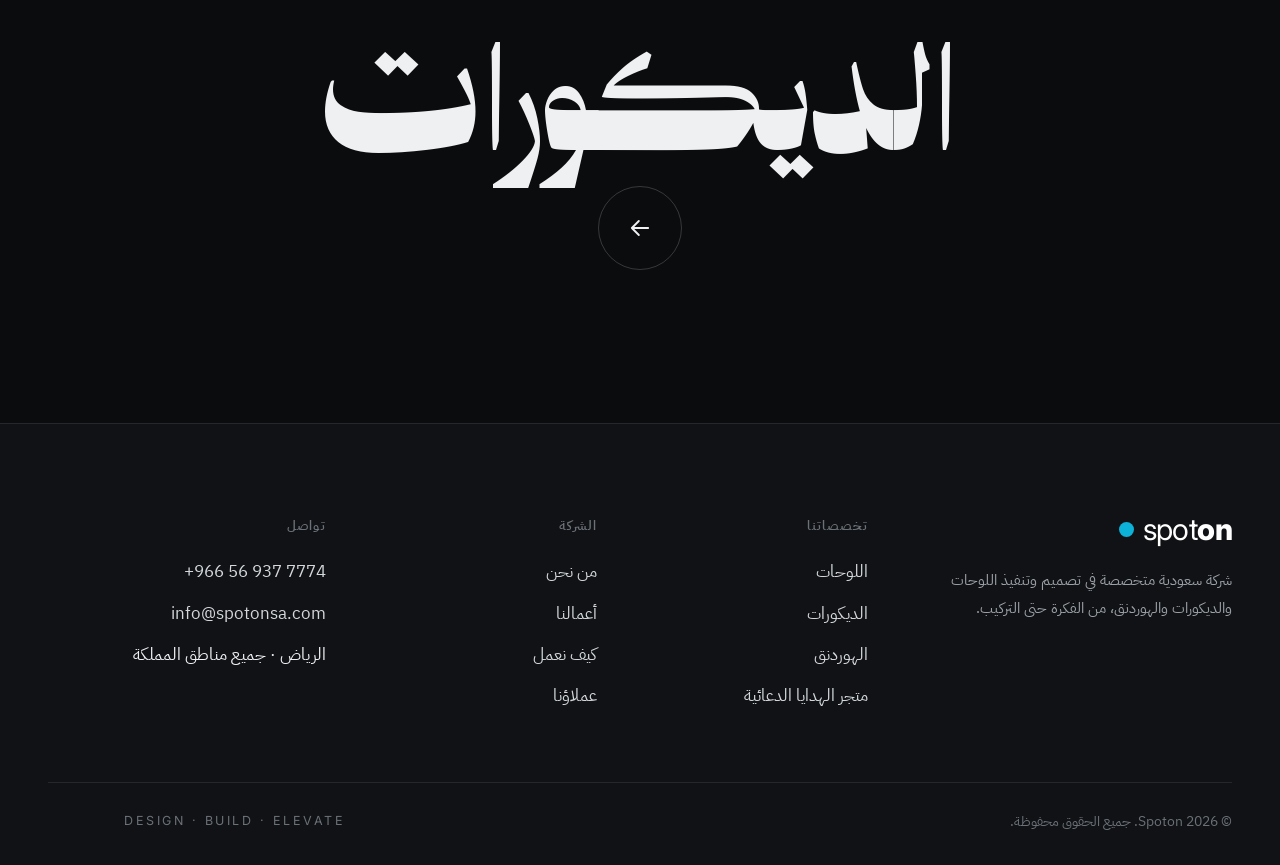
<file: signage.html>
<!doctype html>
<html lang="ar" dir="rtl">
<head>
  <meta charset="utf-8">
  <meta name="viewport" content="width=device-width, initial-scale=1">
  <title>اللوحات | Spoton</title>
  <meta name="description" content="تصميم وتصنيع وتركيب اللوحات: حروف بارزة مضيئة، لوحات واجهات، شعارات معدنية، نيون، وأنظمة إرشاد للمباني والمواقف في جميع مناطق المملكة.">
  <meta name="theme-color" content="#0b0c0e">
  <meta property="og:type" content="website">
  <meta property="og:locale" content="ar_SA">
  <meta property="og:title" content="اللوحات | Spoton">
  <meta property="og:description" content="لوحات تُعرّف بكم قبل أن تتحدثوا — من التصميم حتى التركيب.">
  <link rel="icon" href="data:image/svg+xml,%3Csvg xmlns='http://www.w3.org/2000/svg' viewBox='0 0 32 32'%3E%3Ccircle cx='16' cy='16' r='13' fill='%230db2d9'/%3E%3C/svg%3E">
  <link rel="preconnect" href="https://fonts.googleapis.com">
  <link rel="preconnect" href="https://fonts.gstatic.com" crossorigin>
  <link href="https://fonts.googleapis.com/css2?family=IBM+Plex+Sans+Arabic:wght@400;500;600&family=Inter:wght@400;800&display=swap" rel="stylesheet">
  <link rel="preload" href="assets/fonts/Palestine-Regular.ttf" as="font" type="font/ttf" crossorigin>
  <link rel="stylesheet" href="assets/styles.css">
  <script>document.documentElement.classList.add('js');</script>
</head>
<body>
  <a class="skip" href="#main">انتقل إلى المحتوى</a>

  <div class="curtain" aria-hidden="true">
    <span style="--i:0"></span><span style="--i:1"></span><span style="--i:2"></span><span style="--i:3"></span><span style="--i:4"></span>
    <div class="curtain-logo"><span class="logo"><span class="dot"></span><span>spot<b>on</b></span></span><div class="curtain-bar"></div></div>
  </div>
  <div class="progress" aria-hidden="true"></div>

  <header class="hdr">
    <div class="container hdr-inner">
      <a class="logo" href="index.html" aria-label="Spoton — الرئيسية"><span class="dot"></span><span>spot<b>on</b></span></a>
      <nav class="nav" aria-label="القائمة الرئيسية">
        <ul>
          <li><a class="nav-link" href="index.html">الرئيسية</a></li>
          <li class="has-drop">
            <button class="nav-link" type="button" aria-expanded="false" aria-controls="drop-services">تخصصاتنا
              <svg viewBox="0 0 24 24" class="ico" aria-hidden="true"><path d="m6 9 6 6 6-6"/></svg>
            </button>
            <div class="drop" id="drop-services">
              <a class="drop-item" href="signage.html" aria-current="page"><img src="assets/work/signage/s01.jpg" alt=""><span><b>اللوحات</b><small>حروف مضيئة، واجهات، نيون، وأنظمة إرشاد</small></span><svg viewBox="0 0 24 24" class="ico arr" aria-hidden="true"><path d="M5 12h14M13 6l6 6-6 6"/></svg></a>
              <a class="drop-item" href="decor.html"><img src="assets/work/decor/d03.jpg" alt=""><span><b>الديكورات</b><small>تكسيات، قواطع، كاونترات، ونجارة حسب الطلب</small></span><svg viewBox="0 0 24 24" class="ico arr" aria-hidden="true"><path d="M5 12h14M13 6l6 6-6 6"/></svg></a>
              <a class="drop-item" href="hoarding.html"><img src="assets/work/hoarding/h05.jpg" alt=""><span><b>الهوردنق</b><small>سواتر مواقع البناء والفعاليات بهوية المشروع</small></span><svg viewBox="0 0 24 24" class="ico arr" aria-hidden="true"><path d="M5 12h14M13 6l6 6-6 6"/></svg></a>
            </div>
          </li>
          <li><a class="nav-link" href="gifts.html">متجر الهدايا<span class="new">جديد</span></a></li>
          <li><a class="nav-link" href="index.html#work">أعمالنا</a></li>
          <li><a class="nav-link" href="index.html#about">من نحن</a></li>
          <li><a class="nav-link" href="#contact">تواصل معنا</a></li>
        </ul>
      </nav>
      <a class="btn btn-cyan btn-sm hdr-cta" href="https://wa.me/966569377774" target="_blank" rel="noopener">اطلب عرض سعر</a>
      <button class="burger" type="button" aria-controls="mnav" aria-expanded="false" aria-label="فتح القائمة"><span></span><span></span></button>
    </div>
  </header>

  <div class="mnav" id="mnav">
    <div class="mnav-strips" aria-hidden="true"><span style="--i:0"></span><span style="--i:1"></span><span style="--i:2"></span><span style="--i:3"></span></div>
    <div class="mnav-body">
      <ol>
        <li style="--i:0"><a href="index.html"><small>01</small>الرئيسية</a></li>
        <li style="--i:1"><a href="signage.html"><small>02</small>اللوحات</a></li>
        <li style="--i:2"><a href="decor.html"><small>03</small>الديكورات</a></li>
        <li style="--i:3"><a href="hoarding.html"><small>04</small>الهوردنق</a></li>
        <li style="--i:4"><a href="gifts.html"><small>05</small>متجر الهدايا</a></li>
        <li style="--i:5"><a href="#contact"><small>06</small>تواصل معنا</a></li>
      </ol>
      <div class="mnav-foot">
        <a href="tel:+966569377774" dir="ltr">+966 56 937 7774</a>
        <a href="mailto:info@spotonsa.com">info@spotonsa.com</a>
        <span>الرياض · جميع مناطق المملكة</span>
      </div>
    </div>
  </div>

  <div class="side-actions">
    <a class="side-btn wa" href="https://wa.me/966569377774" target="_blank" rel="noopener" aria-label="واتساب">
      <svg viewBox="0 0 24 24" class="ico" aria-hidden="true"><path d="M20 12a8 8 0 0 1-11.6 7.1L4 20l1.1-4.2A8 8 0 1 1 20 12Z"/></svg><span class="tip">راسلنا على واتساب</span>
    </a>
    <a class="side-btn" href="tel:+966569377774" aria-label="اتصال">
      <svg viewBox="0 0 24 24" class="ico" aria-hidden="true"><path d="M5 4h3.5l2 5-2.5 1.5a11 11 0 0 0 5.5 5.5L15 13.5l5 2V19a2 2 0 0 1-2 2A15 15 0 0 1 3 6a2 2 0 0 1 2-2"/></svg><span class="tip">اتصل بنا</span>
    </a>
    <button class="side-btn to-top" type="button" aria-label="العودة للأعلى">
      <svg class="ring" viewBox="0 0 54 54" aria-hidden="true"><circle cx="27" cy="27" r="25"/></svg>
      <svg viewBox="0 0 24 24" class="ico" aria-hidden="true"><path d="M12 19V5M6 11l6-6 6 6"/></svg><span class="tip">للأعلى</span>
    </button>
  </div>

  <main id="main">
    <section class="page-hero" id="top">
      <div class="container page-hero-grid">
        <div>
          <nav class="crumbs reveal" aria-label="مسار الصفحة"><a href="index.html">الرئيسية</a><span>/</span><span>تخصصاتنا</span><span>/</span><span aria-current="page">اللوحات</span></nav>
          <p class="kicker">التخصص 01</p>
          <h1 class="display split">اللوحات</h1>
          <p class="spec-tag reveal">لوحات تُعرّف بكم قبل أن تتحدثوا</p>
          <p class="lead reveal">من الحروف البارزة المضيئة على واجهات الفروع، إلى أنظمة الإرشاد داخل المباني والمواقف. نتولى التصميم والتصنيع والتركيب، لتظهر علامتكم بنفس الجودة في كل موقع.</p>
          <div class="hero-ctas reveal">
            <a class="btn btn-cyan magnetic" href="https://wa.me/966569377774?text=مرحبًا%20Spoton،%20أرغب%20في%20عرض%20سعر%20للوحات" target="_blank" rel="noopener">
              <svg viewBox="0 0 24 24" class="ico" aria-hidden="true"><path d="M20 12a8 8 0 0 1-11.6 7.1L4 20l1.1-4.2A8 8 0 1 1 20 12Z"/></svg>اطلب عرض سعر
            </a>
            <a class="btn magnetic" href="#gallery">شاهد المشاريع</a>
          </div>
        </div>
        <div class="page-hero-media">
          <div class="curtain-img"><img src="assets/work/signage/s02.jpg" width="960" height="1280" alt="حروف مضيئة على واجهة مبنى ليلًا"></div>
          <div class="col">
            <div class="curtain-img"><img src="assets/work/signage/s05.jpg" width="1024" height="768" alt="حروف معدنية ذهبية بارزة"></div>
            <div class="curtain-img"><img src="assets/work/signage/s10.jpg" width="1040" height="780" alt="لوحة نيون"></div>
          </div>
        </div>
      </div>
    </section>

    <div class="marquee" aria-hidden="true">
      <div class="marquee-track">
        <span class="word">حروف مضيئة</span><svg class="star" viewBox="0 0 24 24"><path fill="currentColor" d="M12 0c.6 6.4 5.6 11.4 12 12-6.4.6-11.4 5.6-12 12-.6-6.4-5.6-11.4-12-12C6.4 11.4 11.4 6.4 12 0Z"/></svg>
        <span class="word fill">لوحات واجهات</span><svg class="star" viewBox="0 0 24 24"><path fill="currentColor" d="M12 0c.6 6.4 5.6 11.4 12 12-6.4.6-11.4 5.6-12 12-.6-6.4-5.6-11.4-12-12C6.4 11.4 11.4 6.4 12 0Z"/></svg>
        <span class="word">نيون</span><svg class="star" viewBox="0 0 24 24"><path fill="currentColor" d="M12 0c.6 6.4 5.6 11.4 12 12-6.4.6-11.4 5.6-12 12-.6-6.4-5.6-11.4-12-12C6.4 11.4 11.4 6.4 12 0Z"/></svg>
        <span class="word fill">أنظمة إرشاد</span><svg class="star" viewBox="0 0 24 24"><path fill="currentColor" d="M12 0c.6 6.4 5.6 11.4 12 12-6.4.6-11.4 5.6-12 12-.6-6.4-5.6-11.4-12-12C6.4 11.4 11.4 6.4 12 0Z"/></svg>
        <span class="word">حروف مضيئة</span><svg class="star" viewBox="0 0 24 24"><path fill="currentColor" d="M12 0c.6 6.4 5.6 11.4 12 12-6.4.6-11.4 5.6-12 12-.6-6.4-5.6-11.4-12-12C6.4 11.4 11.4 6.4 12 0Z"/></svg>
        <span class="word fill">لوحات واجهات</span><svg class="star" viewBox="0 0 24 24"><path fill="currentColor" d="M12 0c.6 6.4 5.6 11.4 12 12-6.4.6-11.4 5.6-12 12-.6-6.4-5.6-11.4-12-12C6.4 11.4 11.4 6.4 12 0Z"/></svg>
        <span class="word">نيون</span><svg class="star" viewBox="0 0 24 24"><path fill="currentColor" d="M12 0c.6 6.4 5.6 11.4 12 12-6.4.6-11.4 5.6-12 12-.6-6.4-5.6-11.4-12-12C6.4 11.4 11.4 6.4 12 0Z"/></svg>
        <span class="word fill">أنظمة إرشاد</span><svg class="star" viewBox="0 0 24 24"><path fill="currentColor" d="M12 0c.6 6.4 5.6 11.4 12 12-6.4.6-11.4 5.6-12 12-.6-6.4-5.6-11.4-12-12C6.4 11.4 11.4 6.4 12 0Z"/></svg>
      </div>
    </div>

    <section class="section" id="services">
      <div class="container">
        <div class="section-head">
          <div>
            <p class="kicker">ماذا نقدم</p>
            <h2 class="display-2 split">حلول لوحات متكاملة <span class="accent">من التصميم حتى التركيب</span></h2>
          </div>
          <p class="lead reveal">كل لوحة تبدأ بفهم المكان والعلامة: المسافة التي تُقرأ منها، والإضاءة المناسبة، والخامة التي تدوم.</p>
        </div>
        <ol class="svc-list">
          <li class="svc reveal" data-img="assets/work/signage/s01.jpg"><span class="svc-n">01</span><h3>الحروف البارزة المضيئة</h3><p>حروف ثلاثية الأبعاد بإضاءة أمامية أو خلفية، تُقرأ بوضوح ليلًا ونهارًا.</p><svg viewBox="0 0 24 24" class="ico arr" aria-hidden="true"><path d="M5 12h14M13 6l6 6-6 6"/></svg></li>
          <li class="svc reveal" data-img="assets/work/signage/s04.jpg"><span class="svc-n">02</span><h3>لوحات الواجهات</h3><p>لوحات للمحلات والفروع والمباني بتصميم موحّد عبر جميع المواقع.</p><svg viewBox="0 0 24 24" class="ico arr" aria-hidden="true"><path d="M5 12h14M13 6l6 6-6 6"/></svg></li>
          <li class="svc reveal" data-img="assets/work/signage/s12.jpg"><span class="svc-n">03</span><h3>الشعارات المعدنية والذهبية</h3><p>شعارات بارزة بتشطيبات معدنية وذهبية لمناطق الاستقبال والمداخل.</p><svg viewBox="0 0 24 24" class="ico arr" aria-hidden="true"><path d="M5 12h14M13 6l6 6-6 6"/></svg></li>
          <li class="svc reveal" data-img="assets/work/signage/s10.jpg"><span class="svc-n">04</span><h3>لوحات النيون</h3><p>لوحات نيون بألوان حيوية للمحلات والمقاهي والمساحات الداخلية.</p><svg viewBox="0 0 24 24" class="ico arr" aria-hidden="true"><path d="M5 12h14M13 6l6 6-6 6"/></svg></li>
          <li class="svc reveal" data-img="assets/work/signage/s13.jpg"><span class="svc-n">05</span><h3>اللوحات الإرشادية</h3><p>أنظمة إرشاد للمباني والمجمعات: لوحات الطوابق والأقسام والاتجاهات.</p><svg viewBox="0 0 24 24" class="ico arr" aria-hidden="true"><path d="M5 12h14M13 6l6 6-6 6"/></svg></li>
          <li class="svc reveal" data-img="assets/work/signage/s14.jpg"><span class="svc-n">06</span><h3>لوحات المواقف والمباني</h3><p>لوحات مواقف السيارات ومناطق النزول وخدمة صف السيارات.</p><svg viewBox="0 0 24 24" class="ico arr" aria-hidden="true"><path d="M5 12h14M13 6l6 6-6 6"/></svg></li>
        </ol>
      </div>
    </section>

    <section class="section" id="gallery" style="background:var(--bg-2)">
      <div class="container">
        <div class="section-head">
          <div>
            <p class="kicker">مشاريع مختارة</p>
            <h2 class="display-2 split">من أعمالنا في <span class="accent">اللوحات</span></h2>
          </div>
          <p class="lead reveal">اضغط على أي صورة لعرضها بالحجم الكامل، وتنقّل بين المشاريع بالأسهم.</p>
        </div>
        <div class="gallery">
          <button class="tile" type="button"><img src="assets/work/signage/s01.jpg" width="1024" height="768" loading="lazy" alt="لوحة إكس-سايت المضيئة"><span class="tile-plus" aria-hidden="true"><svg viewBox="0 0 24 24" class="ico"><path d="M12 5v14M5 12h14"/></svg></span><span class="tile-cap"><small>حروف مضيئة</small><span>لوحة إكس-سايت</span></span></button>
          <button class="tile" type="button"><img src="assets/work/signage/s09.jpg" width="780" height="1040" loading="lazy" alt="شعار جداري بإضاءة محيطية"><span class="tile-plus" aria-hidden="true"><svg viewBox="0 0 24 24" class="ico"><path d="M12 5v14M5 12h14"/></svg></span><span class="tile-cap"><small>شعارات</small><span>شعار جداري بإضاءة محيطية</span></span></button>
          <button class="tile" type="button"><img src="assets/work/signage/s05.jpg" width="1024" height="768" loading="lazy" alt="حروف ذهبية بارزة"><span class="tile-plus" aria-hidden="true"><svg viewBox="0 0 24 24" class="ico"><path d="M12 5v14M5 12h14"/></svg></span><span class="tile-cap"><small>حروف معدنية</small><span>حروف ذهبية بارزة</span></span></button>
          <button class="tile" type="button"><img src="assets/work/signage/s06.jpg" width="768" height="1024" loading="lazy" alt="لوحة فنادق بريرا"><span class="tile-plus" aria-hidden="true"><svg viewBox="0 0 24 24" class="ico"><path d="M12 5v14M5 12h14"/></svg></span><span class="tile-cap"><small>لوحات واجهات</small><span>لوحة فنادق بريرا</span></span></button>
          <button class="tile" type="button"><img src="assets/work/signage/s10.jpg" width="1040" height="780" loading="lazy" alt="لوحة نيون"><span class="tile-plus" aria-hidden="true"><svg viewBox="0 0 24 24" class="ico"><path d="M12 5v14M5 12h14"/></svg></span><span class="tile-cap"><small>نيون</small><span>لوحة نيون لمحل تجميل</span></span></button>
          <button class="tile" type="button"><img src="assets/work/signage/s14.jpg" width="960" height="1280" loading="lazy" alt="لوحة إرشادية لمنطقة النزول"><span class="tile-plus" aria-hidden="true"><svg viewBox="0 0 24 24" class="ico"><path d="M12 5v14M5 12h14"/></svg></span><span class="tile-cap"><small>إرشادية</small><span>لوحة منطقة النزول</span></span></button>
          <button class="tile" type="button"><img src="assets/work/signage/s04.jpg" width="1024" height="768" loading="lazy" alt="لوحة واجهة بإضاءة نقطية"><span class="tile-plus" aria-hidden="true"><svg viewBox="0 0 24 24" class="ico"><path d="M12 5v14M5 12h14"/></svg></span><span class="tile-cap"><small>لوحات واجهات</small><span>لوحة بإضاءة نقطية</span></span></button>
          <button class="tile" type="button"><img src="assets/work/signage/s08.jpg" width="768" height="1024" loading="lazy" alt="شعار ذهبي لمنطقة الاستقبال"><span class="tile-plus" aria-hidden="true"><svg viewBox="0 0 24 24" class="ico"><path d="M12 5v14M5 12h14"/></svg></span><span class="tile-cap"><small>شعارات</small><span>شعار ذهبي للاستقبال</span></span></button>
          <button class="tile" type="button"><img src="assets/work/signage/s02.jpg" width="960" height="1280" loading="lazy" alt="حروف مضيئة على واجهة مبنى"><span class="tile-plus" aria-hidden="true"><svg viewBox="0 0 24 24" class="ico"><path d="M12 5v14M5 12h14"/></svg></span><span class="tile-cap"><small>حروف مضيئة</small><span>حروف مضيئة على واجهة مبنى</span></span></button>
          <button class="tile" type="button"><img src="assets/work/signage/s11.jpg" width="1280" height="960" loading="lazy" alt="حروف معدنية بخط يدوي"><span class="tile-plus" aria-hidden="true"><svg viewBox="0 0 24 24" class="ico"><path d="M12 5v14M5 12h14"/></svg></span><span class="tile-cap"><small>حروف معدنية</small><span>حروف بخط يدوي</span></span></button>
          <button class="tile" type="button"><img src="assets/work/signage/s15.jpg" width="591" height="1280" loading="lazy" alt="نظام إرشاد لمواقف السيارات"><span class="tile-plus" aria-hidden="true"><svg viewBox="0 0 24 24" class="ico"><path d="M12 5v14M5 12h14"/></svg></span><span class="tile-cap"><small>إرشادية</small><span>إرشاد مواقف السيارات</span></span></button>
          <button class="tile" type="button"><img src="assets/work/signage/s07.jpg" width="1024" height="768" loading="lazy" alt="لوحة شعار بارزة على جدار حجري"><span class="tile-plus" aria-hidden="true"><svg viewBox="0 0 24 24" class="ico"><path d="M12 5v14M5 12h14"/></svg></span><span class="tile-cap"><small>شعارات</small><span>لوحة شعار بارزة</span></span></button>
          <button class="tile" type="button"><img src="assets/work/signage/s13.jpg" width="768" height="1024" loading="lazy" alt="لوحة دليل الطوابق"><span class="tile-plus" aria-hidden="true"><svg viewBox="0 0 24 24" class="ico"><path d="M12 5v14M5 12h14"/></svg></span><span class="tile-cap"><small>إرشادية</small><span>دليل الطوابق</span></span></button>
          <button class="tile" type="button"><img src="assets/work/signage/s12.jpg" width="1024" height="768" loading="lazy" alt="لوحة استقبال ذهبية على خلفية خشبية"><span class="tile-plus" aria-hidden="true"><svg viewBox="0 0 24 24" class="ico"><path d="M12 5v14M5 12h14"/></svg></span><span class="tile-cap"><small>شعارات</small><span>لوحة استقبال ذهبية</span></span></button>
          <button class="tile" type="button"><img src="assets/work/signage/s16.jpg" width="960" height="1280" loading="lazy" alt="لوحة خدمة صف السيارات"><span class="tile-plus" aria-hidden="true"><svg viewBox="0 0 24 24" class="ico"><path d="M12 5v14M5 12h14"/></svg></span><span class="tile-cap"><small>إرشادية</small><span>لوحة خدمة صف السيارات</span></span></button>
          <button class="tile" type="button"><img src="assets/work/signage/s03.jpg" width="1024" height="576" loading="lazy" alt="شعار مضيء على واجهة مبنى"><span class="tile-plus" aria-hidden="true"><svg viewBox="0 0 24 24" class="ico"><path d="M12 5v14M5 12h14"/></svg></span><span class="tile-cap"><small>حروف مضيئة</small><span>شعار مضيء على واجهة</span></span></button>
        </div>
      </div>
    </section>

    <section class="cta" id="contact">
      <div class="cta-bg"><img src="assets/work/signage/s03.jpg" width="1024" height="576" loading="lazy" alt="" data-parallax="0.12"></div>
      <div class="container">
        <p class="kicker">لديكم مشروع لوحات؟</p>
        <h2 class="display split">لنصنع لوحة <span class="accent">تليق بعلامتكم</span></h2>
        <p class="lead reveal">أرسلوا لنا تفاصيل المشروع أو صورة الموقع، وسنعود إليكم بتصور أولي وعرض سعر.</p>
        <div class="hero-ctas reveal">
          <a class="btn btn-cyan magnetic" href="https://wa.me/966569377774?text=مرحبًا%20Spoton،%20أرغب%20في%20عرض%20سعر%20للوحات" target="_blank" rel="noopener">
            <svg viewBox="0 0 24 24" class="ico" aria-hidden="true"><path d="M20 12a8 8 0 0 1-11.6 7.1L4 20l1.1-4.2A8 8 0 1 1 20 12Z"/></svg>راسلنا على واتساب
          </a>
          <a class="btn magnetic" href="tel:+966569377774"><span dir="ltr">+966 56 937 7774</span></a>
        </div>
      </div>
    </section>

    <a class="next-spec" href="decor.html">
      <img src="assets/work/decor/d01.jpg" width="1024" height="768" loading="lazy" alt="">
      <div class="container">
        <small>التخصص التالي</small>
        <span class="display">الديكورات</span>
        <span class="circle" aria-hidden="true"><svg viewBox="0 0 24 24" class="ico"><path d="M5 12h14M13 6l6 6-6 6"/></svg></span>
      </div>
    </a>
  </main>

  <footer class="footer">
    <div class="container">
      <div class="footer-grid">
        <div class="footer-about">
          <a class="logo" href="index.html" aria-label="Spoton"><span class="dot"></span><span>spot<b>on</b></span></a>
          <p>شركة سعودية متخصصة في تصميم وتنفيذ اللوحات والديكورات والهوردنق، من الفكرة حتى التركيب.</p>
        </div>
        <div>
          <h4>تخصصاتنا</h4>
          <ul><li><a href="signage.html">اللوحات</a></li><li><a href="decor.html">الديكورات</a></li><li><a href="hoarding.html">الهوردنق</a></li><li><a href="gifts.html">متجر الهدايا الدعائية</a></li></ul>
        </div>
        <div>
          <h4>الشركة</h4>
          <ul><li><a href="index.html#about">من نحن</a></li><li><a href="index.html#work">أعمالنا</a></li><li><a href="index.html#process">كيف نعمل</a></li><li><a href="index.html#clients">عملاؤنا</a></li></ul>
        </div>
        <div>
          <h4>تواصل</h4>
          <ul>
            <li><a href="tel:+966569377774" dir="ltr">+966 56 937 7774</a></li>
            <li><a href="mailto:info@spotonsa.com">info@spotonsa.com</a></li>
            <li>الرياض · جميع مناطق المملكة</li>
          </ul>
        </div>
      </div>
      <div class="footer-bottom">
        <span>© <span data-year>2026</span> Spoton. جميع الحقوق محفوظة.</span>
        <span class="tagline">Design · Build · Elevate</span>
      </div>
    </div>
  </footer>

  <div class="hover-preview" aria-hidden="true"><img alt=""></div>

  <div class="lightbox" role="dialog" aria-modal="true" aria-label="عرض المشروع" aria-hidden="true">
    <div class="lb-bg"></div>
    <div class="lb-top"><span class="lb-count"></span><button class="lb-btn lb-close" type="button" aria-label="إغلاق"><svg viewBox="0 0 24 24" class="ico" aria-hidden="true"><path d="M6 6l12 12M18 6 6 18"/></svg></button></div>
    <div class="lb-stage"><img alt=""></div>
    <div class="lb-bottom"><div class="lb-cap"></div></div>
    <button class="lb-btn lb-nav lb-prev" type="button" aria-label="السابق"><svg viewBox="0 0 24 24" class="ico" aria-hidden="true"><path d="M19 12H5M11 6l-6 6 6 6"/></svg></button>
    <button class="lb-btn lb-nav lb-next" type="button" aria-label="التالي"><svg viewBox="0 0 24 24" class="ico" aria-hidden="true"><path d="M5 12h14M13 6l6 6-6 6"/></svg></button>
  </div>

  <script src="assets/main.js"></script>
</body>
</html>
</file>
<file: assets/styles.css>
@font-face {
  font-family: "Palestine";
  src: url("fonts/Palestine-Regular.ttf") format("truetype");
  font-weight: 400;
  font-display: swap;
}

:root {
  --bg: #0b0c0e;
  --bg-2: #101215;
  --surface: #16191d;
  --surface-2: #1d2126;
  --line: rgba(255, 255, 255, .09);
  --line-2: rgba(255, 255, 255, .18);
  --text: #eef0f2;
  --muted: #9ba1a8;
  --dim: #6b7178;
  --cyan: #0db2d9;
  --cyan-2: #3ccaeb;
  --cyan-deep: #0a4d5e;
  --display: "Palestine", "IBM Plex Sans Arabic", serif;
  --font: "IBM Plex Sans Arabic", system-ui, -apple-system, "Segoe UI", Tahoma, sans-serif;
  --latin: "Inter", "Helvetica Neue", Arial, sans-serif;
  --ease: cubic-bezier(.77, 0, .18, 1);
  --ease-out: cubic-bezier(.16, 1, .3, 1);
  --container: 1320px;
  --gutter: clamp(16px, 4vw, 48px);
  --header-h: 84px;
}

*, *::before, *::after { box-sizing: border-box; }
html { scroll-behavior: smooth; scroll-padding-top: 90px; background: var(--bg); }
body {
  margin: 0;
  font-family: var(--font);
  font-size: 17px;
  line-height: 1.85;
  color: var(--text);
  background: var(--bg);
  -webkit-font-smoothing: antialiased;
  overflow-x: hidden;
}
body.no-scroll { overflow: hidden; }
img { display: block; max-width: 100%; }
a { color: inherit; text-decoration: none; }
button { font: inherit; color: inherit; }
::selection { background: var(--cyan); color: #04222b; }
:focus-visible { outline: 2px solid var(--cyan); outline-offset: 4px; }

.container { width: min(100% - 2 * var(--gutter), var(--container)); margin-inline: auto; }
.sr-only { position: absolute; width: 1px; height: 1px; padding: 0; margin: -1px; overflow: hidden; clip: rect(0 0 0 0); white-space: nowrap; border: 0; }
.skip {
  position: fixed; inset-inline-start: 16px; top: -80px; z-index: 2000;
  padding: 10px 16px; background: var(--cyan); color: #04222b; font-weight: 600;
}
.skip:focus { top: 16px; }

/* ---------- Type ---------- */
.display, .display-2, .display-3 { font-family: var(--display); font-weight: 400; margin: 0; letter-spacing: 0; }
.display { font-size: clamp(42px, 6.4vw, 104px); line-height: 1.25; }
.display-2 { font-size: clamp(36px, 4.6vw, 72px); line-height: 1.3; }
.display-3 { font-size: clamp(28px, 3vw, 44px); line-height: 1.35; }
.accent { color: var(--cyan); }
.kicker {
  display: inline-flex; align-items: center; gap: 14px; margin: 0 0 22px;
  color: var(--cyan); font-size: 14px; font-weight: 600; letter-spacing: .08em;
}
.kicker::before { content: ""; width: 38px; height: 1px; background: currentColor; }
.lead { color: var(--muted); font-size: clamp(17px, 1.4vw, 20px); line-height: 2; margin: 0; }

/* ---------- Logo ---------- */
.logo {
  display: inline-flex; align-items: center; gap: .28em; direction: ltr;
  font-family: var(--latin); font-size: 30px; line-height: 1; letter-spacing: -.02em; color: #fff;
}
.logo .dot { width: .5em; height: .5em; border-radius: 50%; background: var(--cyan); flex: none; transition: transform .5s var(--ease-out); }
.logo:hover .dot { transform: scale(1.25); }
.logo b { font-weight: 800; }

/* ---------- Buttons ---------- */
.btn {
  position: relative; isolation: isolate; overflow: hidden;
  display: inline-flex; align-items: center; justify-content: center; gap: 12px;
  padding: 16px 30px; border: 1px solid var(--line-2); border-radius: 999px;
  background: transparent; color: #fff; font-weight: 600; font-size: 16px; line-height: 1.2; cursor: pointer;
  transition: color .5s var(--ease-out), border-color .5s var(--ease-out), translate .5s var(--ease-out);
}
.btn::before {
  content: ""; position: absolute; inset: 0; z-index: -1; border-radius: inherit;
  background: var(--cyan); transform: translateY(101%); transition: transform .55s var(--ease-out);
}
.btn:hover { color: #04222b; border-color: var(--cyan); }
.btn:hover::before { transform: translateY(0); }
.btn svg { width: 20px; height: 20px; flex: none; }
.btn-cyan { background: var(--cyan); border-color: var(--cyan); color: #04222b; }
.btn-cyan::before { background: #fff; }
.btn-cyan:hover { border-color: #fff; }
.btn-sm { padding: 11px 20px; font-size: 14px; }
.ico { fill: none; stroke: currentColor; stroke-width: 1.6; stroke-linecap: round; stroke-linejoin: round; }

.link-arrow {
  display: inline-flex; align-items: center; gap: 12px; padding-bottom: 6px;
  border-bottom: 1px solid var(--line-2); font-weight: 600; transition: gap .4s var(--ease-out), border-color .4s, color .4s;
}
.link-arrow svg { width: 20px; height: 20px; }
[dir="rtl"] .link-arrow svg { transform: scaleX(-1); }
.link-arrow:hover { gap: 20px; border-color: var(--cyan); color: var(--cyan); }

/* ---------- Page curtain (dropping curtains between pages) ---------- */
.curtain { display: none; }
.js .curtain { position: fixed; inset: 0; z-index: 1500; display: flex; pointer-events: none; }
.curtain span {
  flex: 1; height: 100%; background: var(--bg-2);
  border-bottom: 3px solid var(--cyan);
  transform: translateY(0);
  animation: curtain-failsafe 0s 4s forwards;
}
.curtain span:nth-child(even) { background: #0d0f12; }
.curtain-logo {
  position: absolute; inset: 0; display: grid; place-items: center; transition: opacity .4s;
}
.curtain-logo .logo { font-size: clamp(40px, 6vw, 72px); }
.curtain-logo .logo .dot { animation: dot-pulse 1s var(--ease-out) infinite alternate; }
.curtain-bar {
  position: absolute; bottom: 38%; left: 50%; width: 180px; height: 1px; transform: translateX(-50%);
  background: rgba(255, 255, 255, .12); overflow: hidden;
}
.curtain-bar::after { content: ""; position: absolute; inset: 0; background: var(--cyan); transform-origin: right; animation: load-bar 1s var(--ease) forwards; }
.page-ready .curtain span, .page-leaving .curtain span, .curtain-reset .curtain span { animation: none; }
.page-ready .curtain span {
  transform: translateY(101%);
  transition: transform .95s var(--ease);
  transition-delay: calc(var(--i) * 70ms);
}
.page-ready .curtain-logo { opacity: 0; }
.curtain-reset .curtain span { transform: translateY(-101%) !important; transition: none !important; }
.page-leaving .curtain { pointer-events: all; }
.page-leaving .curtain span {
  transform: translateY(0);
  transition: transform .75s var(--ease);
  transition-delay: calc(var(--i) * 60ms);
}
.page-leaving .curtain-logo { opacity: 0; }
@keyframes curtain-failsafe { to { transform: translateY(101%); } }
@keyframes dot-pulse { to { transform: scale(1.35); } }
@keyframes load-bar { from { transform: scaleX(0); } to { transform: scaleX(1); } }

/* ---------- Scroll progress ---------- */
.progress {
  position: fixed; top: 0; inset-inline: 0; z-index: 1200; height: 2px;
  background: var(--cyan); transform: scaleX(0); transform-origin: right;
}
[dir="ltr"] .progress { transform-origin: left; }

/* ---------- Header ---------- */
.hdr {
  position: fixed; top: 0; inset-inline: 0; z-index: 1000; height: var(--header-h);
  transition: transform .6s var(--ease-out), background-color .4s, border-color .4s;
  border-bottom: 1px solid transparent;
}
.hdr.scrolled {
  background: rgba(11, 12, 14, .78);
  backdrop-filter: blur(16px) saturate(1.3); -webkit-backdrop-filter: blur(16px) saturate(1.3);
  border-bottom-color: var(--line);
}
.hdr.hidden { transform: translateY(-100%); }
.hdr-inner { display: flex; align-items: center; gap: 40px; height: 100%; }
.nav { margin-inline-start: auto; }
.nav > ul { display: flex; align-items: center; gap: 6px; margin: 0; padding: 0; list-style: none; }
.nav-link {
  position: relative; display: inline-flex; align-items: center; gap: 6px; padding: 10px 14px;
  border: 0; background: none; color: #d6dade; font-size: 15.5px; font-weight: 500; cursor: pointer; transition: color .3s;
}
.nav-link::after {
  content: ""; position: absolute; inset-inline: 14px; bottom: 4px; height: 1px; background: var(--cyan);
  transform: scaleX(0); transform-origin: right; transition: transform .45s var(--ease-out);
}
.nav-link:hover, .nav-link[aria-current="page"], .nav-link[aria-expanded="true"] { color: #fff; }
.nav-link:hover::after, .nav-link[aria-current="page"]::after { transform: scaleX(1); }
.nav-link svg { width: 14px; height: 14px; transition: transform .4s var(--ease-out); }
.nav-link[aria-expanded="true"] svg { transform: rotate(180deg); }

/* Dropdown (curtain drop) */
.has-drop { position: relative; }
.drop {
  position: absolute; top: calc(100% + 14px); inset-inline-start: 50%; width: 560px; margin-inline-start: -280px;
  display: grid; gap: 4px; padding: 10px;
  background: rgba(20, 23, 27, .97); border: 1px solid var(--line); border-radius: 18px;
  box-shadow: 0 30px 80px rgba(0, 0, 0, .45);
  clip-path: inset(0 0 100% 0 round 18px); visibility: hidden;
  transition: clip-path .6s var(--ease), visibility 0s .6s;
}
.drop.open { clip-path: inset(0 0 0 0 round 18px); visibility: visible; transition: clip-path .6s var(--ease), visibility 0s; }
.drop::before { content: ""; position: absolute; inset-inline: 0; top: -16px; height: 16px; }
.drop-item {
  display: grid; grid-template-columns: 96px 1fr auto; align-items: center; gap: 18px; padding: 10px;
  border-radius: 12px; opacity: 0; transform: translateY(-10px);
  transition: background-color .3s, opacity .5s var(--ease-out), transform .5s var(--ease-out);
}
.drop.open .drop-item { opacity: 1; transform: none; }
.drop.open .drop-item:nth-child(1) { transition-delay: .12s; }
.drop.open .drop-item:nth-child(2) { transition-delay: .18s; }
.drop.open .drop-item:nth-child(3) { transition-delay: .24s; }
.drop-item:hover { background: rgba(255, 255, 255, .05); }
.drop-item img { width: 96px; height: 68px; object-fit: cover; border-radius: 8px; transition: transform .6s var(--ease-out); }
.drop-item:hover img { transform: scale(1.06); }
.drop-item b { display: block; font-family: var(--display); font-weight: 400; font-size: 24px; line-height: 1.3; }
.drop-item small { color: var(--muted); font-size: 13.5px; line-height: 1.6; }
.drop-item .arr { width: 20px; height: 20px; color: var(--dim); transition: color .3s, transform .4s var(--ease-out); }
[dir="rtl"] .drop-item .arr { transform: scaleX(-1); }
.drop-item:hover .arr { color: var(--cyan); transform: scaleX(-1) translateX(-4px); }

.burger {
  display: none; position: relative; width: 48px; height: 48px; margin-inline-start: auto;
  border: 1px solid var(--line-2); border-radius: 50%; background: transparent; cursor: pointer; z-index: 1101;
}
.burger span {
  position: absolute; inset-inline-start: 14px; width: 18px; height: 1.6px; background: #fff;
  transition: transform .5s var(--ease), top .5s var(--ease);
}
.burger span:nth-child(1) { top: 19px; }
.burger span:nth-child(2) { top: 27px; }
.menu-open .burger span:nth-child(1) { top: 23px; transform: rotate(45deg); }
.menu-open .burger span:nth-child(2) { top: 23px; transform: rotate(-45deg); }

/* Mobile menu: curtains drop, links rise */
.mnav { position: fixed; inset: 0; z-index: 990; display: flex; visibility: hidden; transition: visibility 0s .9s; }
.mnav-strips { position: absolute; inset: 0; display: flex; }
.mnav-strips span {
  flex: 1; background: var(--bg-2); transform: translateY(-101%);
  transition: transform .7s var(--ease); transition-delay: calc((3 - var(--i)) * 60ms);
}
.mnav-strips span:nth-child(even) { background: #0d0f12; }
.mnav-body {
  position: relative; display: flex; flex-direction: column; justify-content: center; gap: 36px;
  width: 100%; padding: 110px var(--gutter) 40px;
}
.mnav ol { margin: 0; padding: 0; list-style: none; }
.mnav li { overflow: hidden; }
.mnav li a {
  display: flex; align-items: baseline; gap: 16px; padding: 6px 0;
  font-family: var(--display); font-size: clamp(34px, 9vw, 52px); line-height: 1.45;
  transform: translateY(110%); transition: transform .7s var(--ease-out), color .3s;
}
.mnav li a small { font-family: var(--latin); font-size: 13px; color: var(--cyan); }
.mnav li a:hover { color: var(--cyan); }
.mnav-foot { display: grid; gap: 6px; color: var(--muted); font-size: 15px; opacity: 0; transition: opacity .5s; }
.mnav-foot a { color: #fff; justify-self: start; }
.menu-open .mnav { visibility: visible; transition: visibility 0s; }
.menu-open .mnav-strips span { transform: translateY(0); transition-delay: calc(var(--i) * 60ms); }
.menu-open .mnav li a { transform: none; transition-delay: calc(.35s + var(--i) * 60ms); }
.menu-open .mnav-foot { opacity: 1; transition-delay: .7s; }

/* ---------- Side buttons ---------- */
.side-actions {
  position: fixed; inset-inline-end: 22px; bottom: 26px; z-index: 900;
  display: grid; gap: 10px;
}
.side-btn {
  position: relative; display: grid; place-items: center; width: 52px; height: 52px; padding: 0;
  border: 1px solid var(--line-2); border-radius: 50%; background: rgba(22, 25, 29, .85);
  backdrop-filter: blur(10px); -webkit-backdrop-filter: blur(10px);
  color: #fff; cursor: pointer; transition: background-color .35s, border-color .35s, color .35s, transform .35s var(--ease-out);
}
.side-btn > svg { width: 22px; height: 22px; }
.side-btn:hover { background: var(--cyan); border-color: var(--cyan); color: #04222b; transform: translateY(-2px); }
.side-btn.wa { background: var(--cyan); border-color: var(--cyan); color: #04222b; }
.side-btn.wa::after {
  content: ""; position: absolute; inset: -1px; border-radius: 50%; border: 1px solid var(--cyan);
  animation: ping 2.4s var(--ease-out) infinite;
}
.side-btn .tip {
  position: absolute; inset-inline-end: calc(100% + 12px); top: 50%; padding: 7px 14px;
  background: #fff; color: #111; border-radius: 999px; font-size: 13.5px; font-weight: 600; white-space: nowrap;
  opacity: 0; transform: translate(0, -50%) translateX(10px); pointer-events: none;
  transition: opacity .3s, transform .4s var(--ease-out);
}
[dir="rtl"] .side-btn .tip { transform: translate(0, -50%) translateX(-10px); }
.side-btn:hover .tip, .side-btn:focus-visible .tip { opacity: 1; transform: translate(0, -50%); }
.to-top { opacity: 0; transform: translateY(10px); pointer-events: none; }
.to-top.show { opacity: 1; transform: none; pointer-events: auto; }
.to-top .ring { position: absolute; inset: -1px; width: calc(100% + 2px); height: calc(100% + 2px); transform: rotate(-90deg); }
.to-top .ring circle { fill: none; stroke: var(--cyan); stroke-width: 2; stroke-dasharray: 157; stroke-dashoffset: 157; }
@keyframes ping { 0% { transform: scale(1); opacity: .9; } 80%, 100% { transform: scale(1.55); opacity: 0; } }

.side-dots {
  position: fixed; inset-inline-start: 22px; top: 50%; z-index: 900; transform: translateY(-50%);
  display: grid; gap: 14px;
}
@media (max-width: 1439px) { .side-dots { display: none; } }
.side-dots a { position: relative; display: block; width: 8px; height: 8px; border-radius: 999px; background: rgba(255, 255, 255, .28); transition: height .5s var(--ease-out), background-color .3s; }
.side-dots a.active { height: 30px; background: var(--cyan); }
.side-dots a::after {
  content: attr(data-label); position: absolute; inset-inline-start: 22px; top: 50%;
  padding: 4px 12px; border-radius: 999px; background: rgba(255, 255, 255, .95); color: #111; font-size: 13px; font-weight: 600; white-space: nowrap;
  opacity: 0; transform: translateY(-50%) translateX(8px); pointer-events: none; transition: opacity .3s, transform .4s var(--ease-out);
}
[dir="rtl"] .side-dots a::after { transform: translateY(-50%) translateX(-8px); }
.side-dots a:hover::after { opacity: 1; transform: translateY(-50%); }

/* ---------- Reveal animations (JS only) ---------- */
.js .reveal { opacity: 0; transform: translateY(40px); transition: opacity 1s var(--ease-out), transform 1.1s var(--ease-out); }
.js .reveal.in { opacity: 1; transform: none; }
.js .split .w { display: inline-block; overflow: hidden; vertical-align: top; padding-block: .22em; margin-block: -.22em; padding-inline: .04em; margin-inline: -.04em; }
.js .split .w > span { display: inline-block; transform: translateY(110%); transition: transform 1.1s var(--ease-out); transition-delay: calc(var(--d) * 65ms); }
.js .split.in .w > span { transform: none; }

.curtain-img { position: relative; overflow: hidden; }
.curtain-img img { width: 100%; height: 100%; object-fit: cover; }
.js .curtain-img::before, .js .curtain-img::after {
  content: ""; position: absolute; inset: 0; z-index: 2; transform-origin: bottom;
  transition: transform 1.15s var(--ease);
}
.js .curtain-img::before { background: var(--cyan); transition-delay: .15s; }
.js .curtain-img::after { background: var(--bg-2); }
.js .curtain-img img { transform: scale(1.25); transition: transform 1.8s var(--ease-out); }
.js .curtain-img.in::before, .js .curtain-img.in::after { transform: scaleY(0); }
.js .curtain-img.in img { transform: scale(1); }

/* ---------- Hero (home) ---------- */
.hero { position: relative; padding: calc(var(--header-h) + 60px) 0 0; overflow: hidden; }
.hero::before {
  content: ""; position: absolute; top: -20%; inset-inline-start: -10%; width: 70vw; height: 70vw; z-index: -1;
  background: radial-gradient(closest-side, rgba(13, 178, 217, .16), transparent); pointer-events: none;
}
.hero-head { display: grid; grid-template-columns: 1.6fr 1fr; gap: 60px; align-items: end; margin-bottom: 56px; }
.hero-side { display: grid; gap: 28px; padding-bottom: 14px; }
.hero-ctas { display: flex; flex-wrap: wrap; gap: 12px; }

.panels { display: flex; gap: 10px; height: clamp(380px, 60vh, 640px); padding-inline: var(--gutter); }
.panel {
  position: relative; flex: 1; min-width: 0; overflow: hidden; border-radius: 6px; isolation: isolate;
  transition: flex .9s var(--ease-out);
}
.panels:hover .panel { flex: .75; }
.panels .panel:hover, .panels .panel:focus-visible { flex: 2.1; }
.panel img {
  position: absolute; inset: 0; z-index: -2; width: 100%; height: 100%; object-fit: cover;
  transform: scale(1.12); filter: grayscale(.4) brightness(.62);
  transition: transform 1.4s var(--ease-out), filter .9s var(--ease-out);
}
.panel:hover img, .panel:focus-visible img { transform: scale(1.02); filter: none; }
.panel::after {
  content: ""; position: absolute; inset: 0; z-index: -1;
  background: linear-gradient(to top, rgba(6, 7, 9, .92) 0%, rgba(6, 7, 9, .25) 55%, transparent 80%);
}
.panel-num { position: absolute; top: 24px; inset-inline-start: 26px; font-family: var(--latin); font-size: 14px; font-weight: 800; color: var(--cyan); letter-spacing: .12em; }
.panel-body { position: absolute; inset-inline: 26px; bottom: 28px; display: grid; gap: 8px; }
.panel-title { font-family: var(--display); font-size: clamp(36px, 3.6vw, 60px); line-height: 1.3; white-space: nowrap; }
.panel-desc, .panel-more {
  max-width: 34em; color: #d4d8dc; font-size: 15.5px; line-height: 1.8;
  opacity: 0; transform: translateY(16px); transition: opacity .5s, transform .7s var(--ease-out);
}
.panel-more { display: inline-flex; align-items: center; gap: 10px; color: var(--cyan); font-weight: 600; }
.panel-more svg { width: 18px; height: 18px; }
[dir="rtl"] .panel-more svg { transform: scaleX(-1); }
.panel:hover .panel-desc, .panel:hover .panel-more, .panel:focus-visible .panel-desc, .panel:focus-visible .panel-more { opacity: 1; transform: none; transition-delay: .2s; }
.js .panels .panel { clip-path: inset(100% 0 0 0 round 6px); transition: flex .9s var(--ease-out), clip-path 1.2s var(--ease); }
.js .panels.in .panel { clip-path: inset(0 0 0 0 round 6px); }
.js .panels.in .panel:nth-child(2) { transition-delay: 0s, .12s; }
.js .panels.in .panel:nth-child(3) { transition-delay: 0s, .24s; }

.scroll-hint { display: flex; justify-content: center; padding: 34px 0 10px; color: var(--dim); font-size: 13px; letter-spacing: .1em; }
.scroll-hint span { position: relative; padding-top: 44px; }
.scroll-hint span::before { content: ""; position: absolute; top: 0; left: 50%; width: 1px; height: 34px; background: linear-gradient(var(--cyan), transparent); animation: drip 2s var(--ease) infinite; transform-origin: top; }
@keyframes drip { 0% { transform: scaleY(0); } 50% { transform: scaleY(1); transform-origin: top; } 51% { transform-origin: bottom; } 100% { transform: scaleY(0); transform-origin: bottom; } }

/* ---------- Marquee ---------- */
.marquee { overflow: hidden; direction: ltr; padding: 38px 0; border-block: 1px solid var(--line); user-select: none; }
.marquee-track { display: flex; width: max-content; animation: marquee 38s linear infinite; }
.marquee.reverse .marquee-track { animation-direction: reverse; }
.marquee-track > * { flex: none; }
.marquee .word {
  padding-inline: 34px; font-family: var(--display); font-size: clamp(56px, 9vw, 140px); line-height: 1.2;
  color: transparent; -webkit-text-stroke: 1px rgba(255, 255, 255, .32);
}
.marquee .word.fill { color: var(--cyan); -webkit-text-stroke: 0; }
.marquee .star { align-self: center; width: clamp(24px, 3vw, 44px); height: clamp(24px, 3vw, 44px); color: var(--cyan); }
.marquee:hover .marquee-track { animation-play-state: paused; }
@keyframes marquee { to { transform: translateX(-50%); } }

/* ---------- Sections ---------- */
.section { padding: clamp(90px, 12vw, 160px) 0; position: relative; }
.section-head { display: grid; grid-template-columns: 1fr 1fr; gap: 60px; align-items: end; margin-bottom: clamp(48px, 6vw, 80px); }
.section-head.single { grid-template-columns: 1fr; max-width: 820px; }

/* About + counters */
.about-grid { display: grid; grid-template-columns: 1fr 1fr; gap: 60px; align-items: start; }
.stats { display: grid; grid-template-columns: repeat(4, 1fr); margin-top: clamp(60px, 8vw, 110px); border-top: 1px solid var(--line); }
.stat { padding: 36px 28px 0; border-inline-start: 1px solid var(--line); }
.stat:first-child { border-inline-start: 0; padding-inline-start: 0; }
.stat-num { display: flex; align-items: baseline; gap: 4px; direction: ltr; justify-content: flex-end; font-family: var(--display); font-size: clamp(52px, 6vw, 96px); line-height: 1; }
[dir="ltr"] .stat-num { justify-content: flex-start; }
.stat-num .plus { color: var(--cyan); font-size: .6em; }
.stat-label { margin-top: 14px; color: var(--muted); font-size: 15.5px; line-height: 1.7; }

/* Specialty showcase */
.spec { padding: clamp(70px, 9vw, 130px) 0; }
.spec + .spec { padding-top: 0; }
.spec-grid { display: grid; grid-template-columns: 1.15fr 1fr; gap: clamp(40px, 7vw, 110px); align-items: center; }
.spec.flip .spec-media { order: 2; }
.spec-media { position: relative; }
.spec-media .curtain-img { aspect-ratio: 4 / 5; border-radius: 6px; }
.spec-media .mini {
  position: absolute; width: 42%; aspect-ratio: 1; bottom: -8%; inset-inline-end: -8%;
  border: 8px solid var(--bg); border-radius: 6px;
}
.spec.flip .spec-media .mini { inset-inline-end: auto; inset-inline-start: -8%; }
.spec-num {
  display: block; margin-bottom: 8px; font-family: var(--display); font-size: clamp(80px, 10vw, 150px); line-height: 1;
  color: transparent; -webkit-text-stroke: 1px rgba(13, 178, 217, .6);
}
.spec-tag { margin: 10px 0 22px; color: var(--cyan); font-size: 19px; font-weight: 600; }
.spec-list { display: grid; grid-template-columns: 1fr 1fr; gap: 0 28px; margin: 30px 0 38px; padding: 0; list-style: none; }
.spec-list li { display: flex; align-items: center; gap: 12px; padding: 13px 0; border-bottom: 1px solid var(--line); font-size: 15.5px; }
.spec-list li::before { content: ""; width: 6px; height: 6px; border-radius: 50%; background: var(--cyan); flex: none; }

/* Work gallery */
.filters { display: flex; flex-wrap: wrap; gap: 10px; }
.chip {
  position: relative; padding: 11px 22px; border: 1px solid var(--line-2); border-radius: 999px; background: transparent;
  color: #cfd3d7; font-size: 15px; font-weight: 500; cursor: pointer; transition: color .35s, border-color .35s, background-color .35s;
}
.chip sup { font-family: var(--latin); font-size: 11px; color: var(--cyan); margin-inline-start: 4px; }
.chip:hover { border-color: #fff; color: #fff; }
.chip[aria-pressed="true"] { background: #fff; border-color: #fff; color: #0b0c0e; }
.gallery { columns: 3 300px; column-gap: 14px; }
.tile {
  position: relative; display: block; width: 100%; margin: 0 0 14px; padding: 0; overflow: hidden; break-inside: avoid;
  border: 0; border-radius: 6px; background: var(--surface); cursor: zoom-in; text-align: start;
  transition: opacity .45s var(--ease-out), transform .6s var(--ease-out);
}
.tile.is-hiding { opacity: 0; transform: scale(.94); }
.tile[hidden] { display: none; }
.tile img { width: 100%; height: auto; transform: scale(1.001); transition: transform 1.1s var(--ease-out), filter .6s; }
.tile:hover img { transform: scale(1.07); filter: brightness(.55); }
.tile-cap {
  position: absolute; inset-inline: 20px; bottom: 18px; display: grid; gap: 2px;
  opacity: 0; transform: translateY(14px); transition: opacity .45s, transform .6s var(--ease-out);
}
.tile-cap small { color: var(--cyan); font-size: 12.5px; font-weight: 600; letter-spacing: .06em; }
.tile-cap span { color: #fff; font-size: 16px; font-weight: 600; line-height: 1.6; }
.tile-plus {
  position: absolute; top: 50%; left: 50%; display: grid; place-items: center; width: 64px; height: 64px; margin: -32px 0 0 -32px;
  border-radius: 50%; background: var(--cyan); color: #04222b; transform: scale(0); transition: transform .5s var(--ease-out);
}
.tile-plus svg { width: 24px; height: 24px; }
.tile:hover .tile-cap, .tile:focus-visible .tile-cap { opacity: 1; transform: none; }
.tile:hover .tile-plus { transform: scale(1); }
@media (hover: none) { .tile-cap { opacity: 1; transform: none; } .tile::after { content: ""; position: absolute; inset: 40% 0 0; background: linear-gradient(transparent, rgba(0, 0, 0, .75)); } .tile-cap { z-index: 1; } }
.gallery-more { display: flex; flex-wrap: wrap; gap: 14px; justify-content: center; margin-top: 50px; }

/* Lightbox */
.lightbox { position: fixed; inset: 0; z-index: 1300; display: grid; grid-template-rows: auto 1fr auto; visibility: hidden; transition: visibility 0s .6s; }
.lightbox.open { visibility: visible; transition: visibility 0s; }
.lb-bg { position: absolute; inset: 0; background: rgba(6, 7, 9, .96); clip-path: inset(0 0 100% 0); transition: clip-path .65s var(--ease); }
.lightbox.open .lb-bg { clip-path: inset(0); }
.lb-top, .lb-bottom { position: relative; display: flex; align-items: center; justify-content: space-between; gap: 16px; padding: 20px var(--gutter); opacity: 0; transition: opacity .4s; }
.lightbox.open .lb-top, .lightbox.open .lb-bottom { opacity: 1; transition-delay: .35s; }
.lb-count { font-family: var(--latin); font-size: 14px; color: var(--muted); letter-spacing: .1em; direction: ltr; }
.lb-count b { color: #fff; }
.lb-stage { position: relative; display: grid; place-items: center; min-height: 0; padding: 0 90px; }
.lb-stage img {
  max-width: 100%; max-height: 100%; object-fit: contain; border-radius: 4px;
  opacity: 0; transform: scale(.94); transition: opacity .5s, transform .7s var(--ease-out);
}
.lightbox.open .lb-stage img.ready { opacity: 1; transform: none; }
.lb-cap { color: #e3e6e9; font-size: 16px; }
.lb-cap small { display: block; color: var(--cyan); font-size: 13px; }
.lb-btn {
  display: grid; place-items: center; width: 54px; height: 54px; padding: 0; border: 1px solid var(--line-2); border-radius: 50%;
  background: transparent; color: #fff; cursor: pointer; transition: background-color .3s, border-color .3s, color .3s;
}
.lb-btn:hover { background: var(--cyan); border-color: var(--cyan); color: #04222b; }
.lb-btn svg { width: 22px; height: 22px; }
.lb-nav { position: absolute; top: 50%; transform: translateY(-50%); }
.lb-prev { inset-inline-start: var(--gutter); }
.lb-next { inset-inline-end: var(--gutter); }
[dir="rtl"] .lb-prev svg, [dir="rtl"] .lb-next svg { transform: scaleX(-1); }

/* Process */
.steps { display: grid; grid-template-columns: repeat(4, 1fr); gap: 0; margin: 0; padding: 0; list-style: none; counter-reset: s; }
.step { position: relative; padding: 0 0 0 30px; padding-inline: 0 30px; }
.step-num { display: block; font-family: var(--display); font-size: clamp(64px, 7vw, 110px); line-height: 1; color: transparent; -webkit-text-stroke: 1px rgba(255, 255, 255, .25); transition: color .6s, -webkit-text-stroke-color .6s; }
.step:hover .step-num { color: var(--cyan); -webkit-text-stroke-color: var(--cyan); }
.step-line { position: relative; height: 1px; margin: 26px 0 26px; background: var(--line); }
.step-line::after { content: ""; position: absolute; inset: 0; background: var(--cyan); transform: scaleX(0); transform-origin: right; transition: transform 1.2s var(--ease); }
[dir="ltr"] .step-line::after { transform-origin: left; }
.step.in .step-line::after { transform: scaleX(1); }
.step h3 { margin: 0 0 10px; font-size: 22px; font-weight: 600; }
.step p { margin: 0; color: var(--muted); font-size: 15.5px; line-height: 1.85; }
.js .steps .step:nth-child(2) .step-line::after { transition-delay: .2s; }
.js .steps .step:nth-child(3) .step-line::after { transition-delay: .4s; }
.js .steps .step:nth-child(4) .step-line::after { transition-delay: .6s; }

/* Clients */
.clients-band { padding: 26px 0; }
.clients-band .client { direction: rtl; unicode-bidi: isolate; padding-inline: 40px; font-size: clamp(22px, 2.4vw, 32px); font-weight: 600; color: #c9cdd2; white-space: nowrap; }
.clients-band .client small { color: var(--cyan); font-size: .5em; margin-inline-start: 8px; font-weight: 500; }
.clients-band .sep { align-self: center; width: 8px; height: 8px; border-radius: 50%; background: var(--cyan); }

/* CTA */
.cta { position: relative; overflow: hidden; padding: clamp(110px, 14vw, 200px) 0; text-align: center; isolation: isolate; }
.cta-bg { position: absolute; inset: -10% 0; z-index: -2; }
.cta-bg img { width: 100%; height: 100%; object-fit: cover; filter: grayscale(.5) brightness(.28); }
.cta::after { content: ""; position: absolute; inset: 0; z-index: -1; background: radial-gradient(60% 70% at 50% 50%, rgba(13, 178, 217, .22), transparent 70%); }
.cta .display { max-width: 16ch; margin: 0 auto 26px; }
.cta .lead { max-width: 560px; margin: 0 auto 42px; }
.cta .hero-ctas { justify-content: center; }

/* Footer */
.footer { padding: 90px 0 30px; border-top: 1px solid var(--line); background: var(--bg-2); }
.footer-grid { display: grid; grid-template-columns: 1.4fr 1fr 1fr 1.2fr; gap: 40px; }
.footer h4 { margin: 0 0 18px; color: var(--dim); font-size: 13px; font-weight: 600; letter-spacing: .08em; }
.footer ul { display: grid; gap: 10px; margin: 0; padding: 0; list-style: none; }
.footer ul a { color: #d4d8dc; transition: color .3s; }
.footer ul a:hover { color: var(--cyan); }
.footer-about p { max-width: 30em; margin: 20px 0 0; color: var(--muted); font-size: 15px; }
.footer-bottom { display: flex; flex-wrap: wrap; justify-content: space-between; gap: 16px; margin-top: 70px; padding-top: 26px; padding-inline-end: 76px; border-top: 1px solid var(--line); color: var(--dim); font-size: 14px; }
.tagline { direction: ltr; font-family: var(--latin); font-size: 12.5px; letter-spacing: .2em; text-transform: uppercase; }

/* ---------- Specialty pages ---------- */
.page-hero { position: relative; padding: calc(var(--header-h) + 70px) 0 clamp(70px, 8vw, 120px); overflow: hidden; }
.page-hero::before {
  content: ""; position: absolute; top: -30%; inset-inline-end: -20%; width: 70vw; height: 70vw; z-index: -1;
  background: radial-gradient(closest-side, rgba(13, 178, 217, .14), transparent); pointer-events: none;
}
.crumbs { display: flex; gap: 10px; margin-bottom: 30px; color: var(--dim); font-size: 14px; }
.crumbs a:hover { color: var(--cyan); }
.page-hero-grid { display: grid; grid-template-columns: 1fr 1.05fr; gap: clamp(40px, 6vw, 90px); align-items: center; }
.page-hero .display { font-size: clamp(64px, 10vw, 160px); line-height: 1.4; }
.page-hero .spec-tag { margin-top: 14px; font-size: clamp(19px, 1.8vw, 24px); }
.page-hero .lead { margin-bottom: 36px; }
.page-hero-media { position: relative; display: grid; grid-template-columns: 1fr .62fr; gap: 12px; height: clamp(420px, 70vh, 680px); }
.page-hero-media .curtain-img { border-radius: 6px; height: 100%; }
.page-hero-media .col { display: grid; grid-template-rows: 1fr 1fr; gap: 12px; }
.page-hero-media .col .curtain-img:nth-child(2)::before { transition-delay: .35s; }
.page-hero-media .col .curtain-img:nth-child(2)::after { transition-delay: .2s; }

/* Services list with floating preview */
.svc-list { margin: 0; padding: 0; list-style: none; border-top: 1px solid var(--line); counter-reset: svc; }
.svc {
  position: relative; display: grid; grid-template-columns: 90px 1fr 1.1fr 40px; gap: 30px; align-items: center;
  padding: 34px 0; border-bottom: 1px solid var(--line); cursor: default;
}
.svc::before {
  content: ""; position: absolute; inset: 0; z-index: -1; background: linear-gradient(90deg, transparent, rgba(13, 178, 217, .07), transparent);
  opacity: 0; transition: opacity .5s;
}
.svc:hover::before { opacity: 1; }
.svc-n { font-family: var(--latin); font-weight: 800; font-size: 14px; color: var(--cyan); letter-spacing: .12em; }
.svc h3 { margin: 0; font-family: var(--display); font-weight: 400; font-size: clamp(26px, 2.8vw, 42px); line-height: 1.35; transition: transform .6s var(--ease-out), color .4s; }
.svc:hover h3 { color: var(--cyan); transform: translateX(-12px); }
[dir="ltr"] .svc:hover h3 { transform: translateX(12px); }
.svc p { margin: 0; color: var(--muted); font-size: 15.5px; line-height: 1.85; }
.svc .arr { width: 26px; height: 26px; color: var(--dim); transition: color .4s, transform .5s var(--ease-out); }
[dir="rtl"] .svc .arr { transform: scaleX(-1) rotate(-45deg); }
.svc:hover .arr { color: var(--cyan); transform: scaleX(-1) rotate(0deg); }
.hover-preview {
  position: fixed; top: 0; left: 0; z-index: 800; width: 300px; height: 220px; overflow: hidden; border-radius: 8px;
  pointer-events: none; opacity: 0; transform: translate(-50%, -50%) scale(.6); transition: opacity .35s, transform .5s var(--ease-out);
  box-shadow: 0 30px 60px rgba(0, 0, 0, .5);
}
.hover-preview.show { opacity: 1; transform: translate(-50%, -50%) scale(1); }
.hover-preview img { width: 100%; height: 100%; object-fit: cover; }

/* Next specialty */
.next-spec { position: relative; display: block; overflow: hidden; padding: clamp(90px, 12vw, 170px) 0; border-top: 1px solid var(--line); text-align: center; isolation: isolate; }
.next-spec img { position: absolute; inset: 0; z-index: -2; width: 100%; height: 100%; object-fit: cover; filter: brightness(.3) grayscale(.3); transform: scale(1.15); opacity: 0; transition: opacity .8s, transform 1.4s var(--ease-out); }
.next-spec:hover img { opacity: 1; transform: scale(1); }
.next-spec small { display: block; margin-bottom: 10px; color: var(--cyan); font-size: 15px; font-weight: 600; letter-spacing: .08em; }
.next-spec .display { display: block; font-size: clamp(64px, 12vw, 190px); line-height: 1.2; transition: color .5s; }
.next-spec:hover .display { color: var(--cyan); }
.next-spec .circle {
  display: inline-grid; place-items: center; width: 84px; height: 84px; margin-top: 20px; border: 1px solid var(--line-2); border-radius: 50%;
  transition: background-color .4s, border-color .4s, color .4s, transform .6s var(--ease-out);
}
.next-spec .circle svg { width: 28px; height: 28px; }
[dir="rtl"] .next-spec .circle svg { transform: scaleX(-1); }
.next-spec:hover .circle { background: var(--cyan); border-color: var(--cyan); color: #04222b; transform: scale(1.1); }

/* ---------- Gifts store ---------- */
.nav-link .new {
  margin-inline-start: 4px; padding: 1px 8px; border-radius: 999px;
  background: var(--cyan); color: #04222b; font-size: 11px; font-weight: 700; line-height: 1.6;
}
.cart-btn {
  position: relative; display: grid; place-items: center; flex: none; width: 48px; height: 48px; padding: 0;
  border: 1px solid var(--line-2); border-radius: 50%; background: transparent; color: #fff; cursor: pointer;
  transition: border-color .3s, color .3s;
}
.cart-btn:hover { border-color: var(--cyan); color: var(--cyan); }
.cart-btn svg { width: 22px; height: 22px; }
.badge {
  position: absolute; top: -4px; inset-inline-end: -4px; min-width: 20px; height: 20px; padding: 0 5px;
  border-radius: 999px; background: var(--cyan); color: #04222b; font: 800 11px/20px var(--latin); text-align: center;
  transform: scale(0); transition: transform .4s var(--ease-out);
}
.badge.show { transform: scale(1); }
.badge.bump { animation: bump .5s var(--ease-out); }
@keyframes bump { 50% { transform: scale(1.4); } }
.side-btn.cart-side { display: none; }
.side-btn.cart-side.has-items { display: grid; }

.store-hero { position: relative; padding: calc(var(--header-h) + 70px) 0 clamp(60px, 7vw, 100px); overflow: hidden; }
.store-hero::before {
  content: ""; position: absolute; top: -30%; inset-inline-start: -15%; width: 75vw; height: 75vw; z-index: -1;
  background: radial-gradient(closest-side, rgba(13, 178, 217, .16), transparent); pointer-events: none;
}
.store-hero-grid { display: grid; grid-template-columns: 1.1fr 1fr; gap: clamp(40px, 6vw, 90px); align-items: center; }
.store-hero .display { font-size: clamp(54px, 7.6vw, 120px); line-height: 1.35; }
.store-hero .lead { margin: 18px 0 34px; }
.perks { display: flex; flex-wrap: wrap; gap: 10px; margin-top: 30px; }
.perk { display: inline-flex; align-items: center; gap: 8px; padding: 8px 14px; border: 1px solid var(--line-2); border-radius: 999px; color: #d4d8dc; font-size: 14px; }
.perk svg { width: 16px; height: 16px; color: var(--cyan); }
.float-grid { display: grid; grid-template-columns: repeat(3, 1fr); gap: 14px; }
.float-tile {
  display: grid; place-items: center; aspect-ratio: 1; border: 1px solid var(--line); border-radius: 20px;
  background: radial-gradient(80% 80% at 50% 25%, rgba(13, 178, 217, .14), transparent 70%), linear-gradient(150deg, var(--surface-2), var(--surface));
  color: var(--cyan); animation: float 6s ease-in-out infinite; animation-delay: calc(var(--i) * -1.1s);
}
.float-tile:nth-child(3n + 2) { translate: 0 34px; }
.float-tile svg { width: 44%; height: 44%; stroke-width: 1.1; }
@keyframes float { 0%, 100% { transform: translateY(0); } 50% { transform: translateY(-12px); } }

.store-steps { display: grid; grid-template-columns: repeat(4, 1fr); gap: 12px; margin: 0; padding: 0; list-style: none; }
.store-step { display: flex; gap: 14px; align-items: flex-start; padding: 22px; border: 1px solid var(--line); border-radius: 16px; background: var(--bg-2); }
.store-step b { font-family: var(--latin); font-weight: 800; font-size: 13px; color: var(--cyan); line-height: 1.9; }
.store-step h3 { margin: 0 0 4px; font-size: 17px; font-weight: 600; }
.store-step p { margin: 0; color: var(--muted); font-size: 14px; line-height: 1.7; }

.toolbar { display: flex; flex-wrap: wrap; align-items: center; justify-content: space-between; gap: 16px; margin-bottom: 18px; }
.search { position: relative; flex: 1 1 280px; max-width: 440px; }
.search input {
  width: 100%; padding: 14px 18px; padding-inline-start: 50px; border: 1px solid var(--line-2); border-radius: 999px;
  background: var(--surface); color: #fff; font: inherit; font-size: 15px; transition: border-color .3s;
}
.search input::placeholder { color: var(--dim); }
.search input:focus { outline: none; border-color: var(--cyan); }
.search svg { position: absolute; inset-inline-start: 18px; top: 50%; width: 18px; height: 18px; transform: translateY(-50%); color: var(--dim); }
.result-count { color: var(--dim); font-size: 14px; }
.result-count b { color: #fff; font-family: var(--latin); }
.store-chips { display: flex; flex-wrap: wrap; gap: 8px; margin-bottom: 34px; }

.products { display: grid; grid-template-columns: repeat(auto-fill, minmax(260px, 1fr)); gap: 18px; }
.product {
  display: flex; flex-direction: column; overflow: hidden; border: 1px solid var(--line); border-radius: 18px; background: var(--bg-2);
  transition: border-color .4s, transform .6s var(--ease-out);
}
.product:hover { border-color: rgba(13, 178, 217, .45); transform: translateY(-6px); }
.product[hidden] { display: none; }
.product.pop { animation: pop .7s var(--ease-out) both; animation-delay: calc(var(--i) * 50ms); }
@keyframes pop { from { opacity: 0; transform: translateY(24px) scale(.97); } }
.product-media {
  position: relative; display: grid; place-items: center; width: 100%; aspect-ratio: 4 / 3; padding: 0; overflow: hidden;
  border: 0; cursor: pointer; color: var(--cyan);
  background: radial-gradient(80% 80% at 50% 30%, rgba(13, 178, 217, .15), transparent 70%), linear-gradient(160deg, #1b1f24, #121418);
}
.product-media::before {
  content: ""; position: absolute; inset: 0;
  background-image: linear-gradient(rgba(255, 255, 255, .04) 1px, transparent 1px), linear-gradient(90deg, rgba(255, 255, 255, .04) 1px, transparent 1px);
  background-size: 28px 28px;
  -webkit-mask-image: radial-gradient(closest-side, #000, transparent); mask-image: radial-gradient(closest-side, #000, transparent);
}
.product-media img { width: 100%; height: 100%; object-fit: cover; }
.product-ico { position: relative; width: 36%; height: 36%; stroke-width: 1.1; transition: transform .8s var(--ease-out); }
.product:hover .product-ico { transform: scale(1.12) rotate(-6deg); }
.product-cat {
  position: absolute; top: 14px; inset-inline-start: 14px; padding: 3px 11px; border-radius: 999px;
  background: rgba(11, 12, 14, .72); color: #cfd3d7; font-size: 12px; line-height: 1.8;
}
.product-body { display: flex; flex-direction: column; gap: 10px; flex: 1; padding: 20px 20px 22px; }
.product-body h3 { margin: 0; font-size: 19px; font-weight: 600; line-height: 1.5; }
.product-body > p { flex: 1; margin: 0; color: var(--muted); font-size: 14.5px; line-height: 1.75; }
.product-meta {
  display: flex; align-items: center; justify-content: space-between; gap: 10px; padding-top: 12px;
  border-top: 1px solid var(--line); color: var(--dim); font-size: 13px;
}
.product-meta b { color: #fff; font-family: var(--latin); }
.swatches { display: flex; gap: 5px; }
.swatches span { width: 14px; height: 14px; border-radius: 50%; background: var(--c); box-shadow: inset 0 0 0 1px rgba(255, 255, 255, .28); }
.product-add { justify-content: center; margin-top: 4px; }
.product-add svg { width: 16px; height: 16px; }
.store-empty { padding: 60px 0; text-align: center; color: var(--muted); }

/* Product modal */
.modal { position: fixed; inset: 0; z-index: 1300; display: grid; place-items: center; padding: 20px; visibility: hidden; transition: visibility 0s .7s; }
.modal.open { visibility: visible; transition: visibility 0s; }
.modal-bg { position: absolute; inset: 0; background: rgba(6, 7, 9, .82); backdrop-filter: blur(6px); -webkit-backdrop-filter: blur(6px); opacity: 0; transition: opacity .5s; }
.modal.open .modal-bg { opacity: 1; }
.modal-card {
  position: relative; display: grid; grid-template-columns: 1fr 1.1fr; width: min(980px, 100%); max-height: calc(100vh - 40px); overflow: auto;
  border: 1px solid var(--line); border-radius: 22px; background: var(--bg-2);
  clip-path: inset(0 0 100% 0 round 22px); transition: clip-path .7s var(--ease);
}
.modal.open .modal-card { clip-path: inset(0 0 0 0 round 22px); }
.modal-media { aspect-ratio: auto; min-height: 340px; cursor: default; }
.modal-media .product-ico { width: 42%; height: 42%; }
.modal-body { display: flex; flex-direction: column; gap: 18px; padding: 34px; }
.modal-body .product-cat { position: static; align-self: flex-start; }
.modal-body h3 { margin: -6px 0 0; }
.pm-desc { margin: -8px 0 0; color: var(--muted); font-size: 15px; }
.modal-close { position: absolute; top: 16px; inset-inline-end: 16px; z-index: 2; width: 44px; height: 44px; background: rgba(11, 12, 14, .6); }
.opt { display: grid; gap: 10px; margin: 0; padding: 0; border: 0; min-width: 0; }
.opt legend, .opt > label { margin-bottom: 10px; padding: 0; font-size: 15px; font-weight: 600; }
.opt small { margin-inline-start: 6px; color: var(--dim); font-weight: 400; }
.opt-row { display: flex; flex-wrap: wrap; gap: 8px; }
.radio { position: relative; }
.radio input { position: absolute; inset: 0; margin: 0; opacity: 0; cursor: pointer; }
.radio span {
  display: inline-flex; align-items: center; gap: 8px; padding: 8px 14px; border: 1px solid var(--line-2); border-radius: 999px;
  color: #d4d8dc; font-size: 14px; transition: border-color .3s, background-color .3s, color .3s;
}
.radio span i { width: 14px; height: 14px; border-radius: 50%; background: var(--c); box-shadow: inset 0 0 0 1px rgba(255, 255, 255, .3); }
.radio input:checked + span { border-color: var(--cyan); background: rgba(13, 178, 217, .12); color: #fff; }
.radio input:focus-visible + span { outline: 2px solid var(--cyan); outline-offset: 2px; }
.qty { display: inline-flex; align-items: center; width: max-content; overflow: hidden; border: 1px solid var(--line-2); border-radius: 999px; direction: ltr; }
.qty button { width: 44px; height: 44px; border: 0; background: transparent; color: #fff; font-size: 20px; cursor: pointer; transition: background-color .2s, color .2s; }
.qty button:hover { background: rgba(255, 255, 255, .06); color: var(--cyan); }
.qty input {
  width: 90px; height: 44px; border: 0; border-inline: 1px solid var(--line-2); background: transparent; color: #fff;
  font: 600 16px var(--latin); text-align: center; -moz-appearance: textfield; appearance: textfield;
}
.qty input::-webkit-outer-spin-button, .qty input::-webkit-inner-spin-button { -webkit-appearance: none; margin: 0; }
.qty input[aria-invalid="true"] { color: #ff8a8a; }
.pm-error { margin: 0; color: #ff9a9a; font-size: 13.5px; }
.field { margin-bottom: 14px; }
.field label { display: block; margin-bottom: 6px; color: #cfd3d7; font-size: 14px; }
.field input, .field textarea, .opt textarea {
  width: 100%; padding: 12px 14px; border: 1px solid var(--line-2); border-radius: 12px; background: var(--surface);
  color: #fff; font: inherit; font-size: 15px; resize: vertical; transition: border-color .3s; color-scheme: dark;
}
.field input:focus, .field textarea:focus, .opt textarea:focus { outline: none; border-color: var(--cyan); }
.field input[aria-invalid="true"] { border-color: #ff6b6b; }
.field.two { display: grid; grid-template-columns: 1fr 1fr; gap: 12px; }

/* Cart drawer */
.drawer { position: fixed; inset: 0; z-index: 1300; visibility: hidden; transition: visibility 0s .7s; }
.drawer.open { visibility: visible; transition: visibility 0s; }
.drawer-bg { position: absolute; inset: 0; background: rgba(6, 7, 9, .72); opacity: 0; transition: opacity .5s; }
.drawer.open .drawer-bg { opacity: 1; }
.drawer-panel {
  position: absolute; top: 0; bottom: 0; inset-inline-end: 0; display: flex; flex-direction: column; width: min(470px, 100%);
  border-inline-start: 1px solid var(--line); background: var(--bg-2);
  transform: translateX(-101%); transition: transform .7s var(--ease);
}
[dir="ltr"] .drawer-panel { transform: translateX(101%); }
.drawer.open .drawer-panel { transform: none; }
.drawer-head { display: flex; align-items: center; justify-content: space-between; padding: 20px 24px; border-bottom: 1px solid var(--line); }
.drawer-head h2 { margin: 0; font-family: var(--display); font-weight: 400; font-size: 32px; line-height: 1.4; }
.drawer-count { color: var(--cyan); font-family: var(--latin); font-size: 15px; vertical-align: middle; }
.drawer-head .lb-btn { width: 44px; height: 44px; }
.drawer-scroll { flex: 1; overflow-y: auto; padding: 4px 24px 24px; }
.cart-list { margin: 0 0 18px; padding: 0; list-style: none; }
.cart-item { display: grid; grid-template-columns: 52px 1fr auto; align-items: center; gap: 14px; padding: 16px 0; border-bottom: 1px solid var(--line); }
.cart-thumb { display: grid; place-items: center; width: 52px; height: 52px; border-radius: 12px; background: var(--surface-2); color: var(--cyan); }
.cart-thumb svg { width: 26px; height: 26px; }
.cart-info { min-width: 0; }
.cart-info b { display: block; font-size: 15px; font-weight: 600; line-height: 1.6; }
.cart-info small { display: block; color: var(--muted); font-size: 12.5px; line-height: 1.6; }
.cart-actions { display: grid; justify-items: end; gap: 6px; }
.cart-item .qty button { width: 32px; height: 32px; font-size: 16px; }
.cart-item .qty input { width: 58px; height: 32px; font-size: 14px; }
.cart-remove { padding: 0; border: 0; background: none; color: var(--dim); font-size: 12.5px; text-decoration: underline; cursor: pointer; }
.cart-remove:hover { color: #ff8a8a; }
.cart-empty { padding: 50px 10px; text-align: center; color: var(--muted); }
.cart-empty svg { display: block; width: 54px; height: 54px; margin: 0 auto 14px; color: var(--dim); }
.cart-empty .btn { margin-top: 18px; }
.cart-form h3 { margin: 8px 0 16px; font-size: 18px; font-weight: 600; }
.form-note { margin: 2px 0 0; color: var(--muted); font-size: 13.5px; }
.form-error { margin: 12px 0 0; padding: 10px 14px; border-radius: 10px; background: rgba(255, 107, 107, .1); color: #ff9a9a; font-size: 14px; }
.sent-note {
  display: flex; gap: 12px; align-items: flex-start; margin-top: 14px; padding: 14px 16px; border: 1px solid rgba(13, 178, 217, .4);
  border-radius: 12px; background: rgba(13, 178, 217, .08); font-size: 14px;
}
.sent-note svg { flex: none; width: 20px; height: 20px; margin-top: 2px; color: var(--cyan); }
.sent-note button { padding: 0; border: 0; background: none; color: var(--cyan); text-decoration: underline; cursor: pointer; font-size: 13.5px; }
.drawer-foot { display: grid; gap: 10px; padding: 16px 24px 22px; border-top: 1px solid var(--line); }
.drawer-foot .btn { justify-content: center; }
.drawer-foot .btn:disabled { opacity: .45; pointer-events: none; }

/* Toast */
.toast {
  position: fixed; bottom: 26px; left: 50%; z-index: 1250; display: flex; align-items: center; gap: 14px;
  max-width: calc(100% - 32px); padding: 10px 10px 10px 20px; padding-inline: 20px 10px;
  border: 1px solid var(--line-2); border-radius: 999px; background: rgba(22, 25, 29, .96);
  backdrop-filter: blur(10px); -webkit-backdrop-filter: blur(10px); box-shadow: 0 20px 50px rgba(0, 0, 0, .45);
  font-size: 14.5px; transform: translate(-50%, 160%); transition: transform .6s var(--ease-out);
}
.toast.show { transform: translate(-50%, 0); }
.toast svg { flex: none; width: 18px; height: 18px; color: var(--cyan); }
.toast .btn { padding: 8px 14px; font-size: 13px; white-space: nowrap; }

/* Store teaser on the home page */
.store-teaser-grid { display: grid; grid-template-columns: 1fr 1fr; gap: clamp(40px, 6vw, 90px); align-items: center; }
.store-teaser .lead { margin: 22px 0 34px; }

/* ---------- Reduced motion ---------- */
@media (prefers-reduced-motion: reduce) {
  html { scroll-behavior: auto; }
  *, *::before, *::after { animation: none !important; transition-duration: .01ms !important; transition-delay: 0s !important; }
  .js .curtain { display: none; }
  .js .reveal, .js .split .w > span, .js .curtain-img img { opacity: 1; transform: none; }
  .js .curtain-img::before, .js .curtain-img::after { display: none; }
  .js .panels .panel { clip-path: none; }
}

/* ---------- Responsive ---------- */
@media (max-width: 1100px) {
  .nav, .hdr-cta { display: none; }
  .burger { display: block; }
  .hero-head, .section-head, .about-grid, .page-hero-grid { grid-template-columns: 1fr; gap: 30px; }
  .spec-grid { grid-template-columns: 1fr; }
  .spec.flip .spec-media { order: 0; }
  .spec-media .mini { width: 36%; inset-inline-end: 4% !important; inset-inline-start: auto !important; bottom: -6%; }
  .stats { grid-template-columns: repeat(2, 1fr); }
  .stat { padding-inline-start: 0; border-inline-start: 0; }
  .stat:nth-child(even) { padding-inline-start: 28px; border-inline-start: 1px solid var(--line); }
  .stat:nth-child(n + 3) { border-top: 1px solid var(--line); margin-top: 36px; }
  .steps { grid-template-columns: repeat(2, 1fr); row-gap: 50px; }
  .footer-grid { grid-template-columns: 1fr 1fr; }
  .side-dots { display: none; }
  .svc { grid-template-columns: 60px 1fr 30px; }
  .svc p { grid-column: 2 / 3; }
  .svc .arr { grid-row: 1; grid-column: 3; }
  .hdr-inner { gap: 12px; }
  .hdr-inner .cart-btn { margin-inline-start: auto; }
  .hdr-inner .cart-btn ~ .burger { margin-inline-start: 0; }
  .store-hero-grid, .store-teaser-grid { grid-template-columns: 1fr; }
  .store-steps { grid-template-columns: repeat(2, 1fr); }
  .modal-card { grid-template-columns: 1fr; }
  .modal-media { min-height: 200px; }
}

@media (max-width: 760px) {
  :root { --header-h: 72px; }
  body { font-size: 16px; }
  .panels { flex-direction: column; height: auto; gap: 8px; }
  .panel, .panels:hover .panel, .panels .panel:hover { flex: none; height: 250px; }
  .panel img { filter: brightness(.6); }
  .panel-desc { opacity: 1; transform: none; }
  .panel-more { display: none; }
  .spec-list { grid-template-columns: 1fr; }
  .stat-num { font-size: 54px; }
  .stat:nth-child(even) { padding-inline-start: 18px; }
  .steps { grid-template-columns: 1fr; }
  .footer-grid { grid-template-columns: 1fr; }
  .gallery { columns: 2 140px; column-gap: 8px; }
  .tile { margin-bottom: 8px; }
  .lb-stage { padding: 0 12px; }
  .lb-nav { top: auto; bottom: 18px; transform: none; }
  .lb-bottom { padding-inline: 90px; }
  .page-hero-media { height: 420px; }
  .svc { grid-template-columns: 44px 1fr; gap: 14px 16px; padding: 26px 0; }
  .svc .arr { display: none; }
  .store-steps, .field.two { grid-template-columns: 1fr; }
  .float-grid { gap: 10px; }
  .modal { padding: 10px; }
  .modal-body { padding: 24px 20px; }
  .modal-media { min-height: 160px; }
  .side-actions { inset-inline-end: 14px; bottom: 16px; }
  .side-btn { width: 48px; height: 48px; }
  .side-btn .tip { display: none; }
}
</file>
